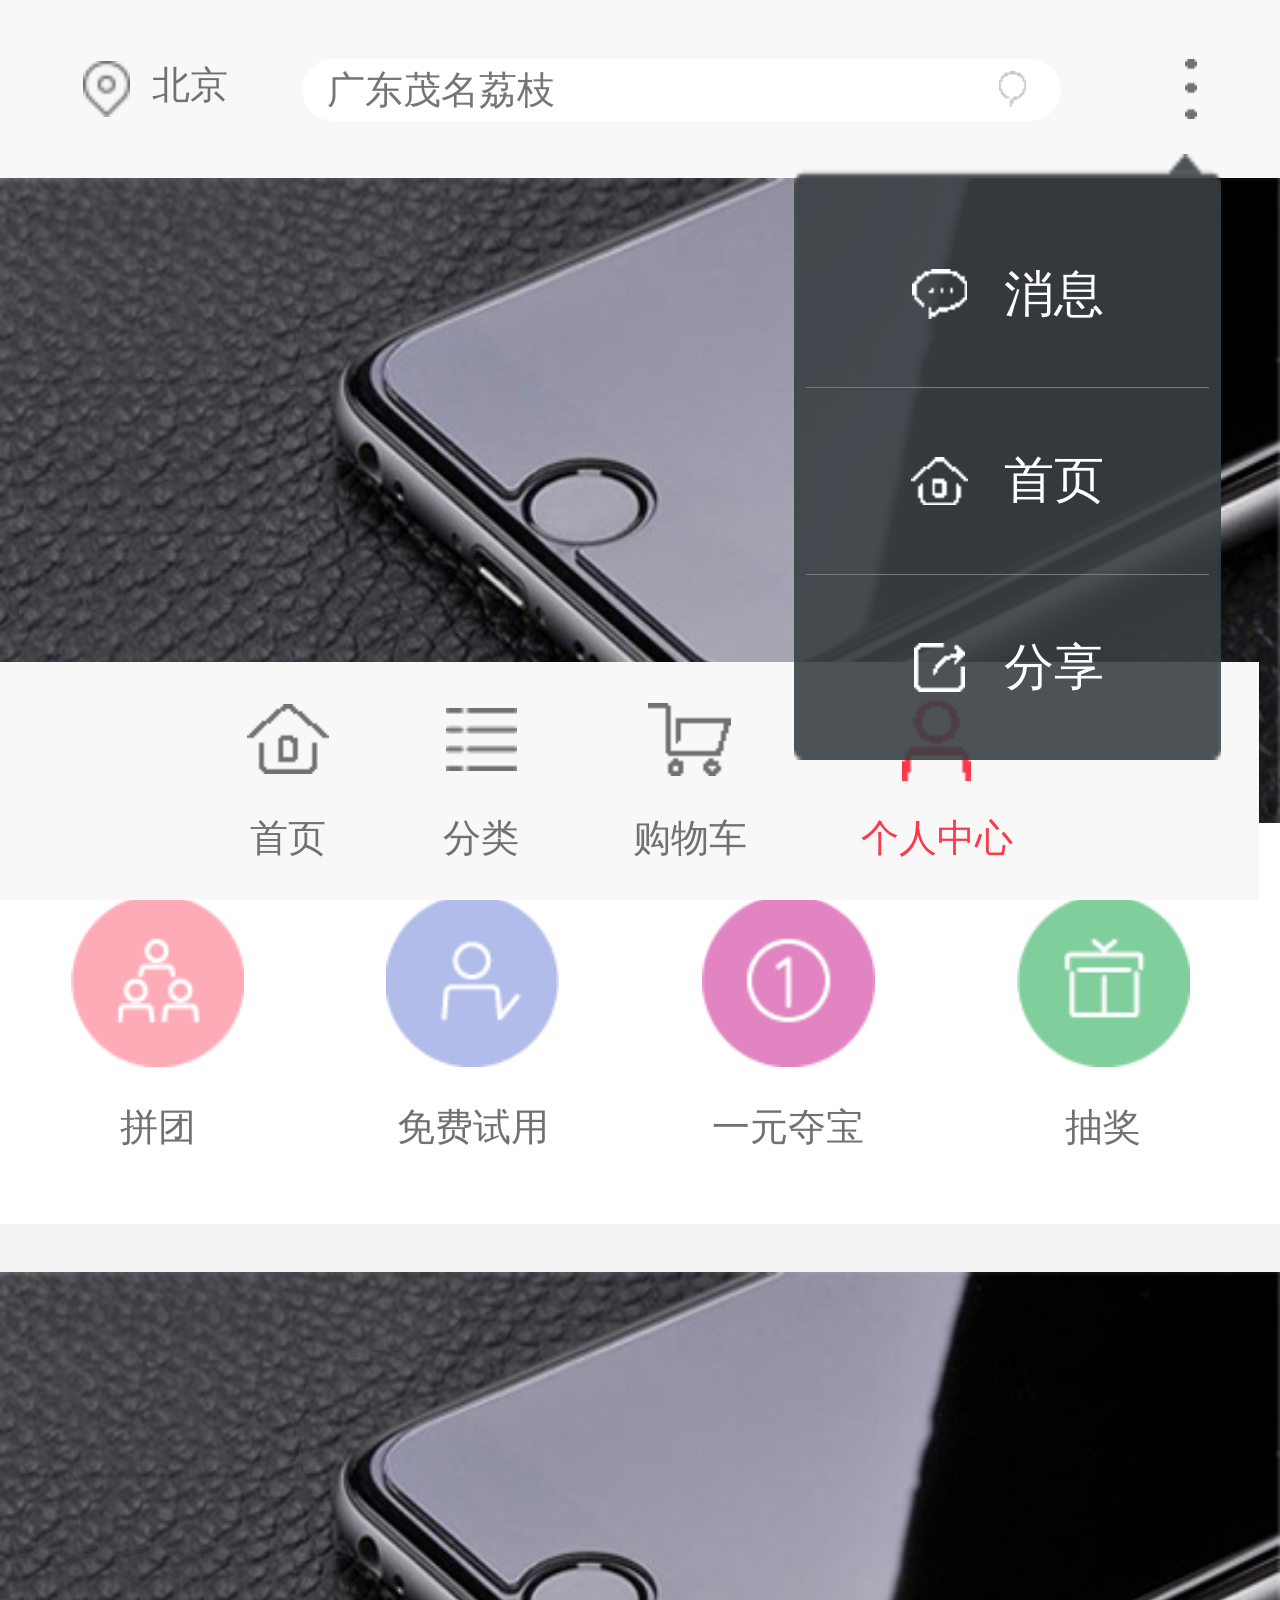
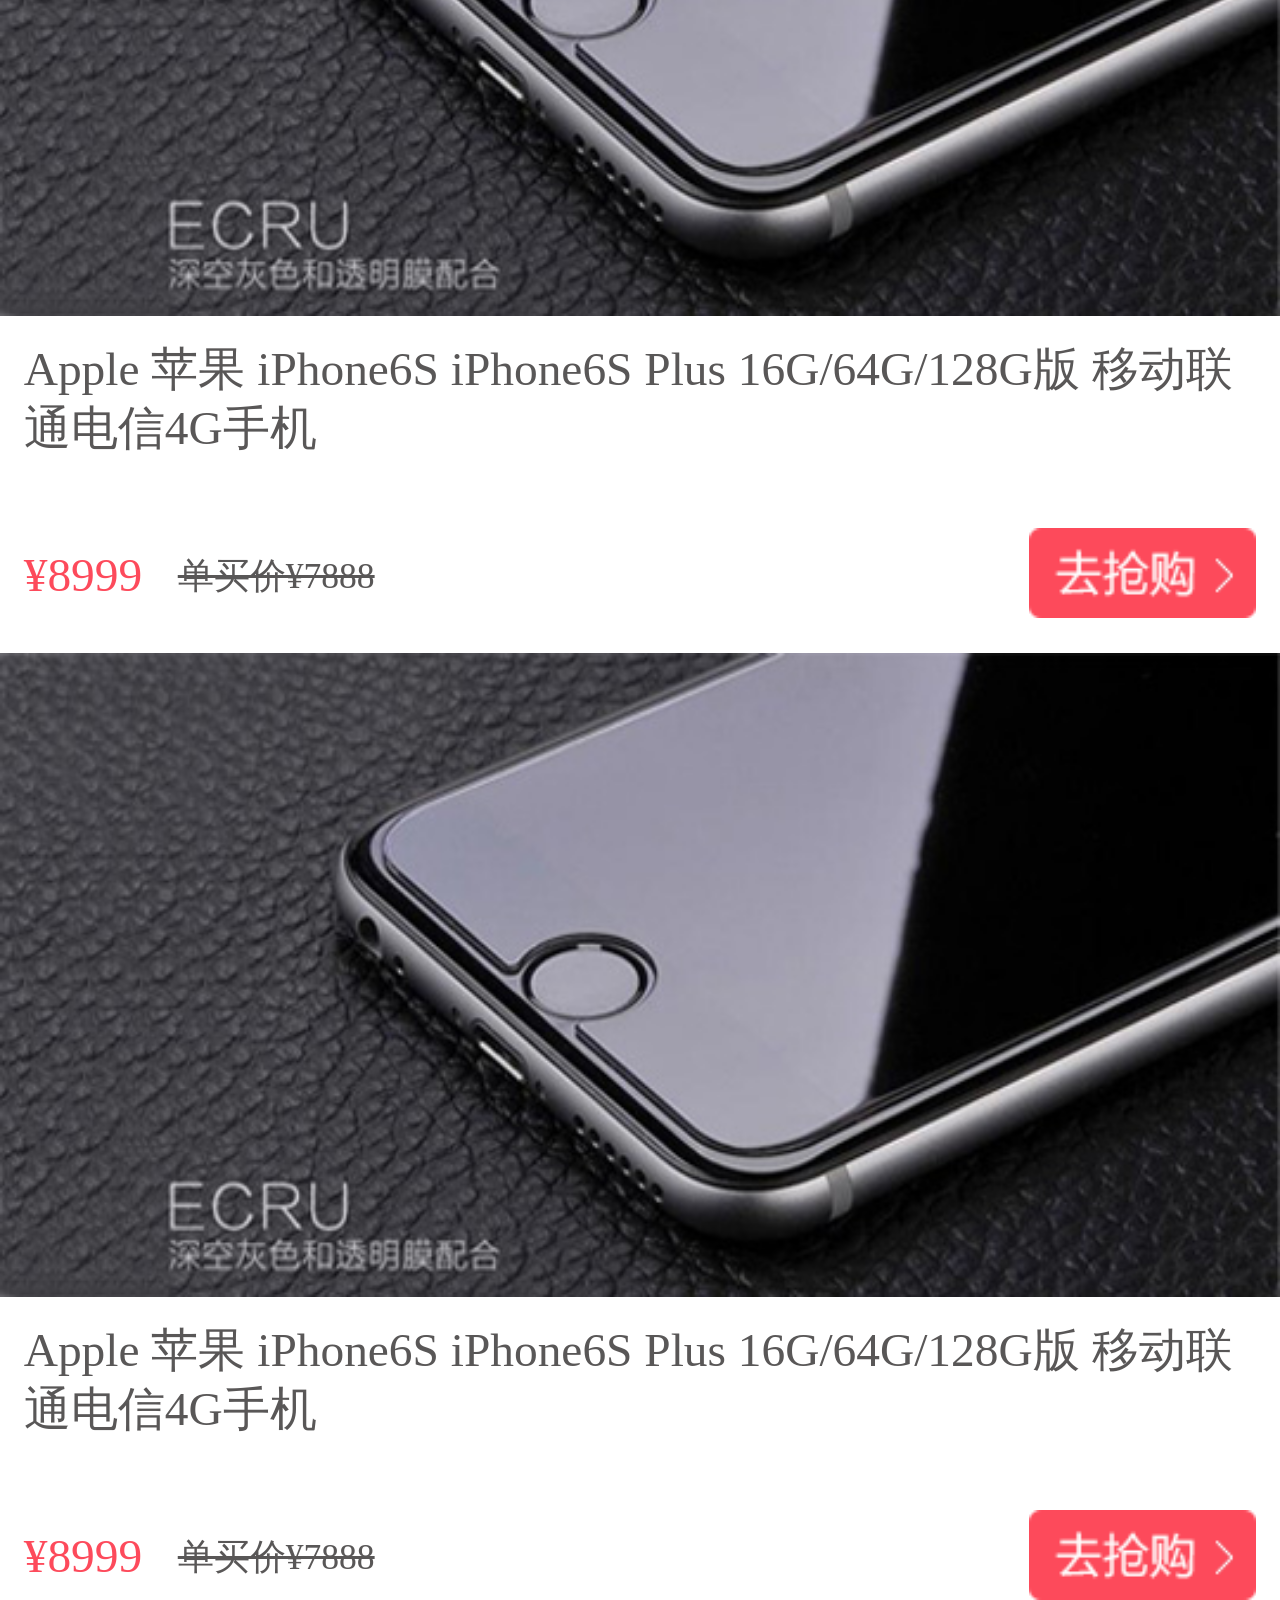
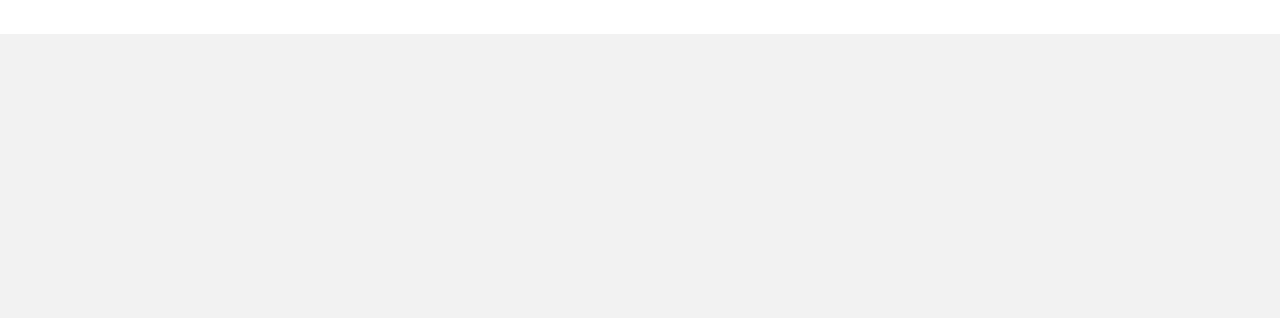
<file: html/index.html>
<!doctype html>
<html>
<head>
<meta charset="utf-8">
<title>首页</title>
<meta http-equiv = "X-UA-Compatible" content = "IE=edge,chrome=1" />
  <meta name="apple-mobile-web-app-capable" content="yes" />
  <meta name="apple-touch-fullscreen" content="yes" />
  <meta name="viewport" content="width=device-width,initial-scale=1,maximum-scale=1,minimum-scale=1,user-scalable=no">
  <meta content="telephone=no" name="format-detection" />
  <meta content="email=no" name="format-detection" />
  <link href="../css/base.css" rel="stylesheet" type="text/css">
  <link href="../css/main.css" rel="stylesheet" type="text/css">
  <script src="../js/jquery-1.8.2.min.js" type="javascript"></script>
  <script>
  window.onload = window.onresize = function() {
            var view_width = document.getElementsByTagName('html')[0].getBoundingClientRect().width;
            var _html = document.getElementsByTagName('html')[0];
            _html.style.fontSize = view_width / 20 + 'px';
            // $(".warp").show();
      }
  </script>
</head>


<body>
  <div class="wrap index-wrap">
    <div class="header clearfix">
      <div class="address left">
        <span></span>
        <i>北京</i>
      </div>
      <div class="index-list right">
        <i class="logo"></i>
        <ul class="list-content">
          <li class="message"><span></span><i>消息</i></li>
          <li class="home"><span></span><i>首页</i></li>
          <li class="share"><span></span><i>分享</i></li>
        </ul>
      </div>  
      <div class="search-box">
        <p>
          <input type="text" placeholder="广东茂名荔枝">
          <a href="javascript:;"></a>
        </p>
      </div>
    </div>
    <img class="image-show" src="../images/demo.jpg" alt="">
    <div class="index-map clearfix">
      <div>
        <img src="../images/pintuan.png" alt="">
        <p>拼团</p>
      </div>
      <div>
        <img src="../images/free.png" alt="">
        <p>免费试用</p>
      </div>
      <div>
        <img src="../images/oneyuan.png" alt="">
        <p>一元夺宝</p>
      </div>
      <div>
        <img src="../images/prize.png" alt="">
        <p>抽奖</p>
      </div>
    </div>

    <div class="index-item">
      <dl>
        <dt>
          <img class='image-show' src="../images/demo.jpg" alt="">
        </dt>
        <dd>
          <p>Apple 苹果 iPhone6S iPhone6S Plus 16G/64G/128G版 移动联通电信4G手机 </p>
        </dd>
        <dd class="descript">
          <p>
            <i>¥8999</i>
            <span>单买价¥7888</span>
          </p>
          <a href="javascript:;" class="btn buy"></a>
        </dd>
      </dl>
      <dl>
        <dt>
          <img class='image-show' src="../images/demo.jpg" alt="">
        </dt>
        <dd>
          <p>Apple 苹果 iPhone6S iPhone6S Plus 16G/64G/128G版 移动联通电信4G手机 </p>
        </dd>
        <dd class="descript">
          <p>
            <i>¥8999</i>
            <span>单买价¥7888</span>
          </p>
          <a href="javascript:;" class="btn buy"></a>
        </dd>
      </dl>
    </div>

    <div class="footer">
      <a class="home " href="javascript:;">
        <span></span>
        <i>首页</i>
      </a>
      <a class="fenlei " href="javascript:;">
        <span></span>
        <i>分类</i>
      </a>
      <a class="car " href="javascript:;">
        <span></span>
        <i>购物车</i>
      </a>
      <a class="center active" href="javascript:;">
        <span></span>
        <i>个人中心</i>
      </a>
    </div>

  </div>
</body>
</html>
</file>
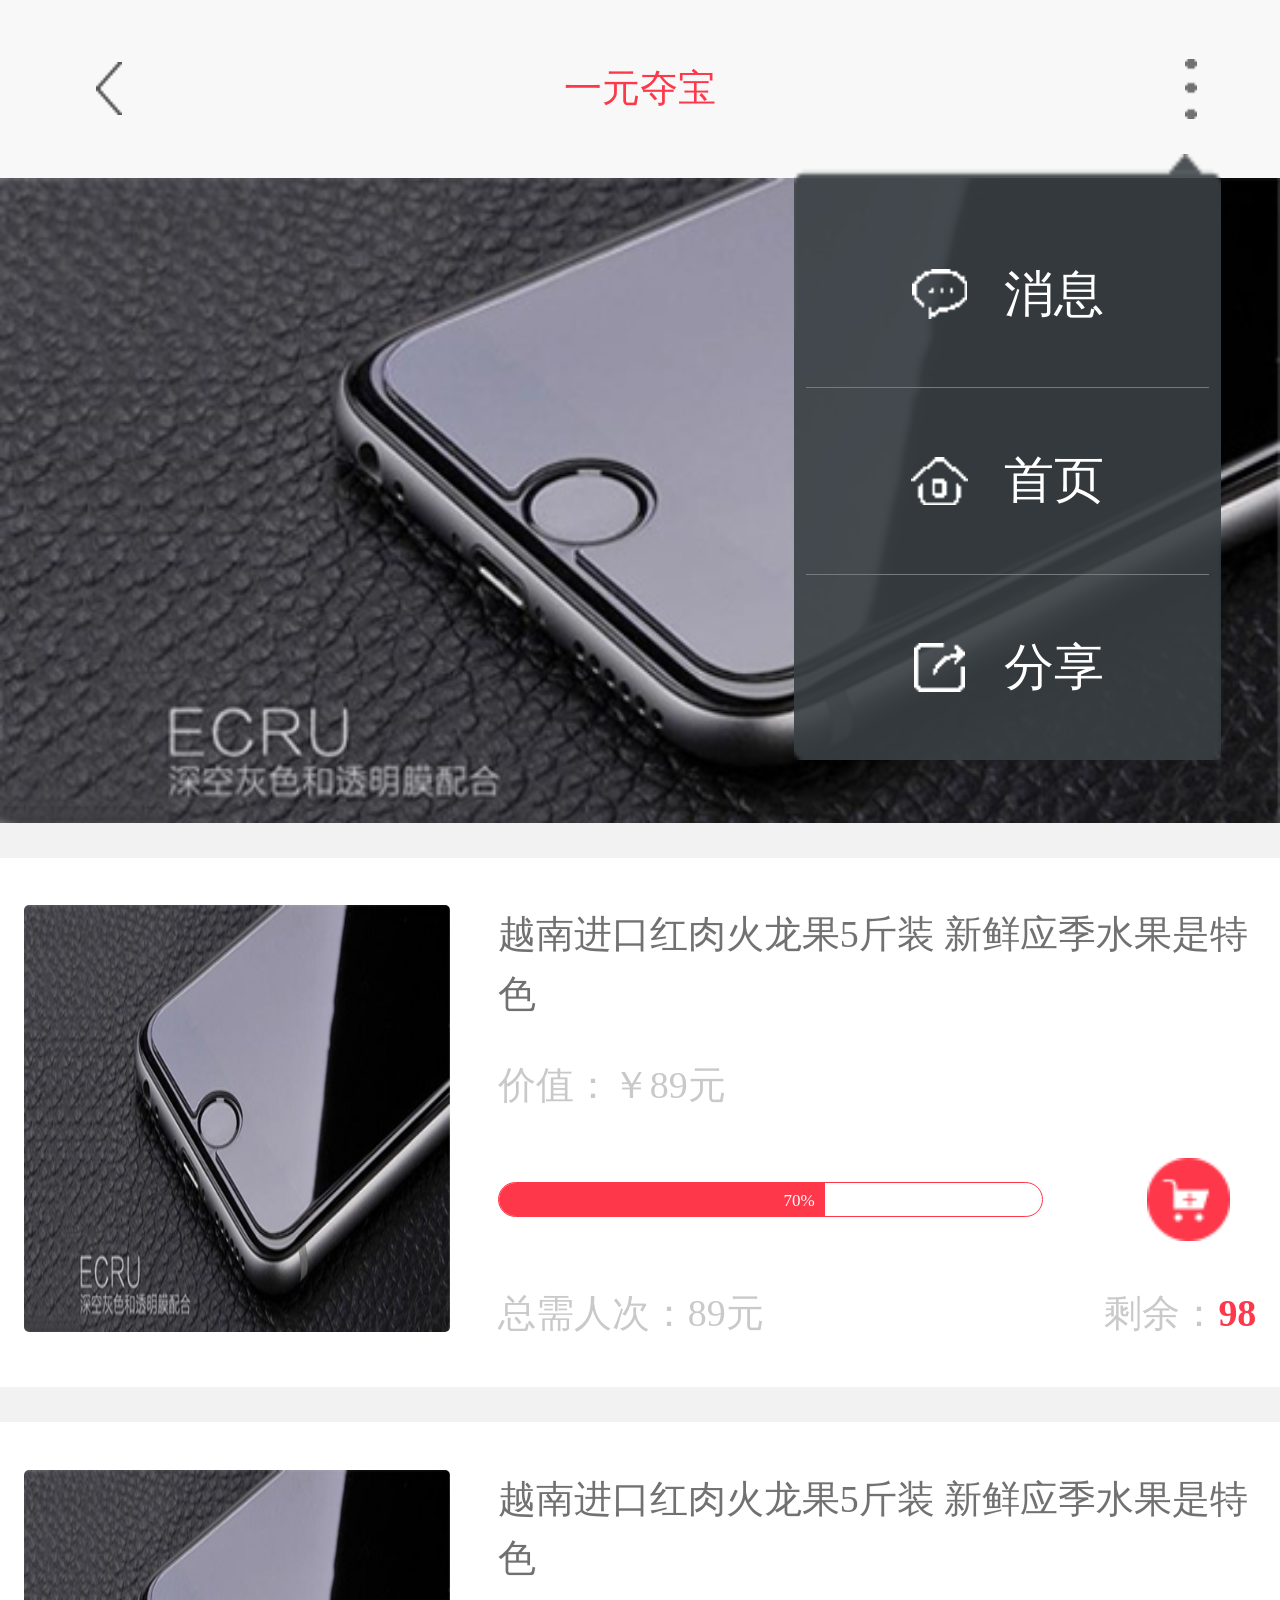
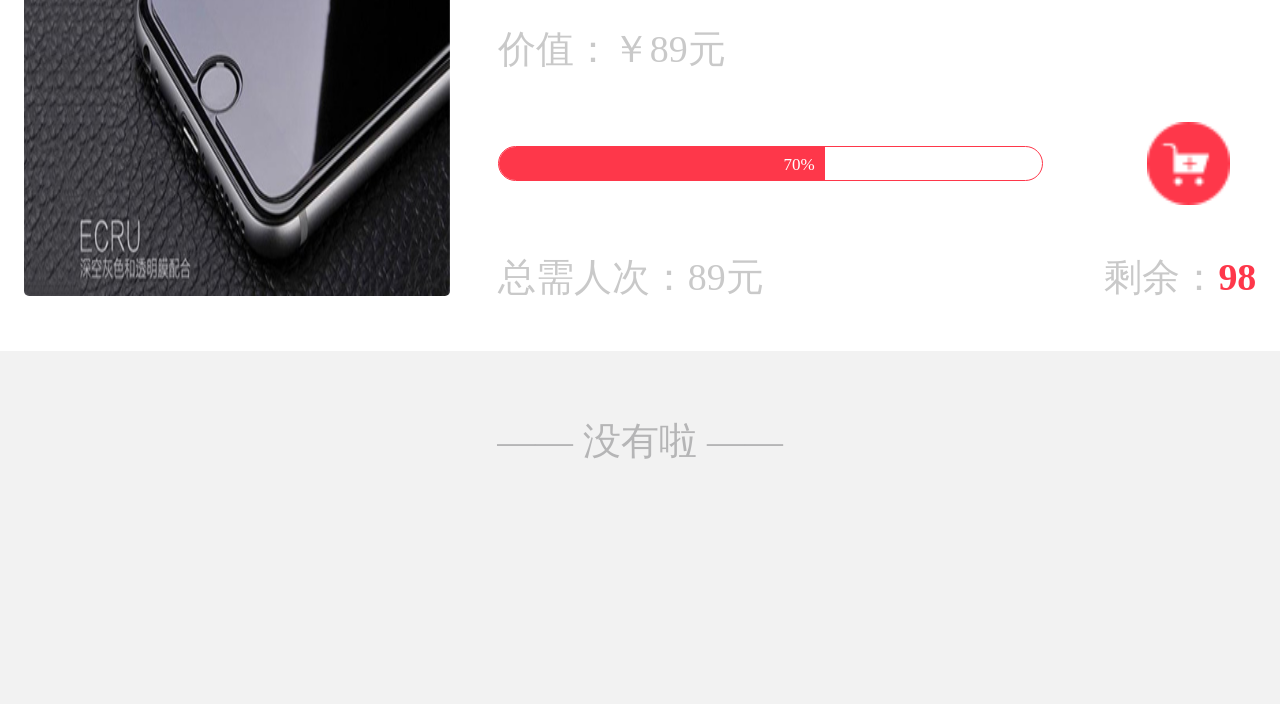
<file: html/1yuan.html>
<!doctype html>
<html>
<head>
<meta charset="utf-8">
<title>一元夺宝</title>
<meta http-equiv = "X-UA-Compatible" content = "IE=edge,chrome=1" />
  <meta name="apple-mobile-web-app-capable" content="yes" />
  <meta name="apple-touch-fullscreen" content="yes" />
  <meta name="viewport" content="width=device-width,initial-scale=1,maximum-scale=1,minimum-scale=1,user-scalable=no">
  <meta content="telephone=no" name="format-detection" />
  <meta content="email=no" name="format-detection" />
  <link href="../css/base.css" rel="stylesheet" type="text/css">
  <link href="../css/main.css" rel="stylesheet" type="text/css">
  <script src="../js/jquery-1.8.2.min.js" type="javascript"></script>
  <script>
  window.onload = window.onresize = function() {
            var view_width = document.getElementsByTagName('html')[0].getBoundingClientRect().width;
            var _html = document.getElementsByTagName('html')[0];
            _html.style.fontSize = view_width / 20 + 'px';
            // $(".warp").show();
      }
  </script>
</head>


<body>
  <div class="wrap one-wrap">
    <div class="header clearfix">
      <a href="javascript:;" class="return left"></a>
      <span class="center red left">一元夺宝</span>
      <div class="index-list right">
        <i class="logo"></i>
        <ul class="list-content">
          <li class="message"><span></span><i>消息</i></li>
          <li class="home"><span></span><i>首页</i></li>
          <li class="share"><span></span><i>分享</i></li>
        </ul>
      </div>  
    </div>
    <img class="image-show" src="../images/demo.jpg" alt="">
    <div class="item">
      <img class="left" src="../images/demo.jpg" alt="">
      <div class="item-right">
        <h2>越南进口红肉火龙果5斤装 新鲜应季水果是特色 </h2>
        <p class="gray">价值：￥<em>89</em>元</p>
        <div class="progress">
          <strong>
            <i><span>70%</span></i>
          </strong>
          <img src="../images/yiyuang.png" alt="">
        </div>    
        <p class="gray clearfix">
          <i class="left">总需人次：<em>89</em>元</i>
          <i class="right">剩余：<strong class="red">98</strong></i>
        </p>

      </div>
    </div>
    <div class="item">
      <img class="left" src="../images/demo.jpg" alt="">
      <div class="item-right">
        <h2>越南进口红肉火龙果5斤装 新鲜应季水果是特色 </h2>
        <p class="gray">价值：￥<em>89</em>元</p>
        <div class="progress">
          <strong>
            <i><span>70%</span></i>
          </strong>
          <img src="../images/yiyuang.png" alt="">
        </div>    
        <p class="gray clearfix">
          <i class="left">总需人次：<em>89</em>元</i>
          <i class="right">剩余：<strong class="red">98</strong></i>
        </p>

      </div>
    </div>

    <div class="nothing">
      <span>——</span>没有啦<span>——</span>
    </div>
  </div>
</body>
</html>
</file>
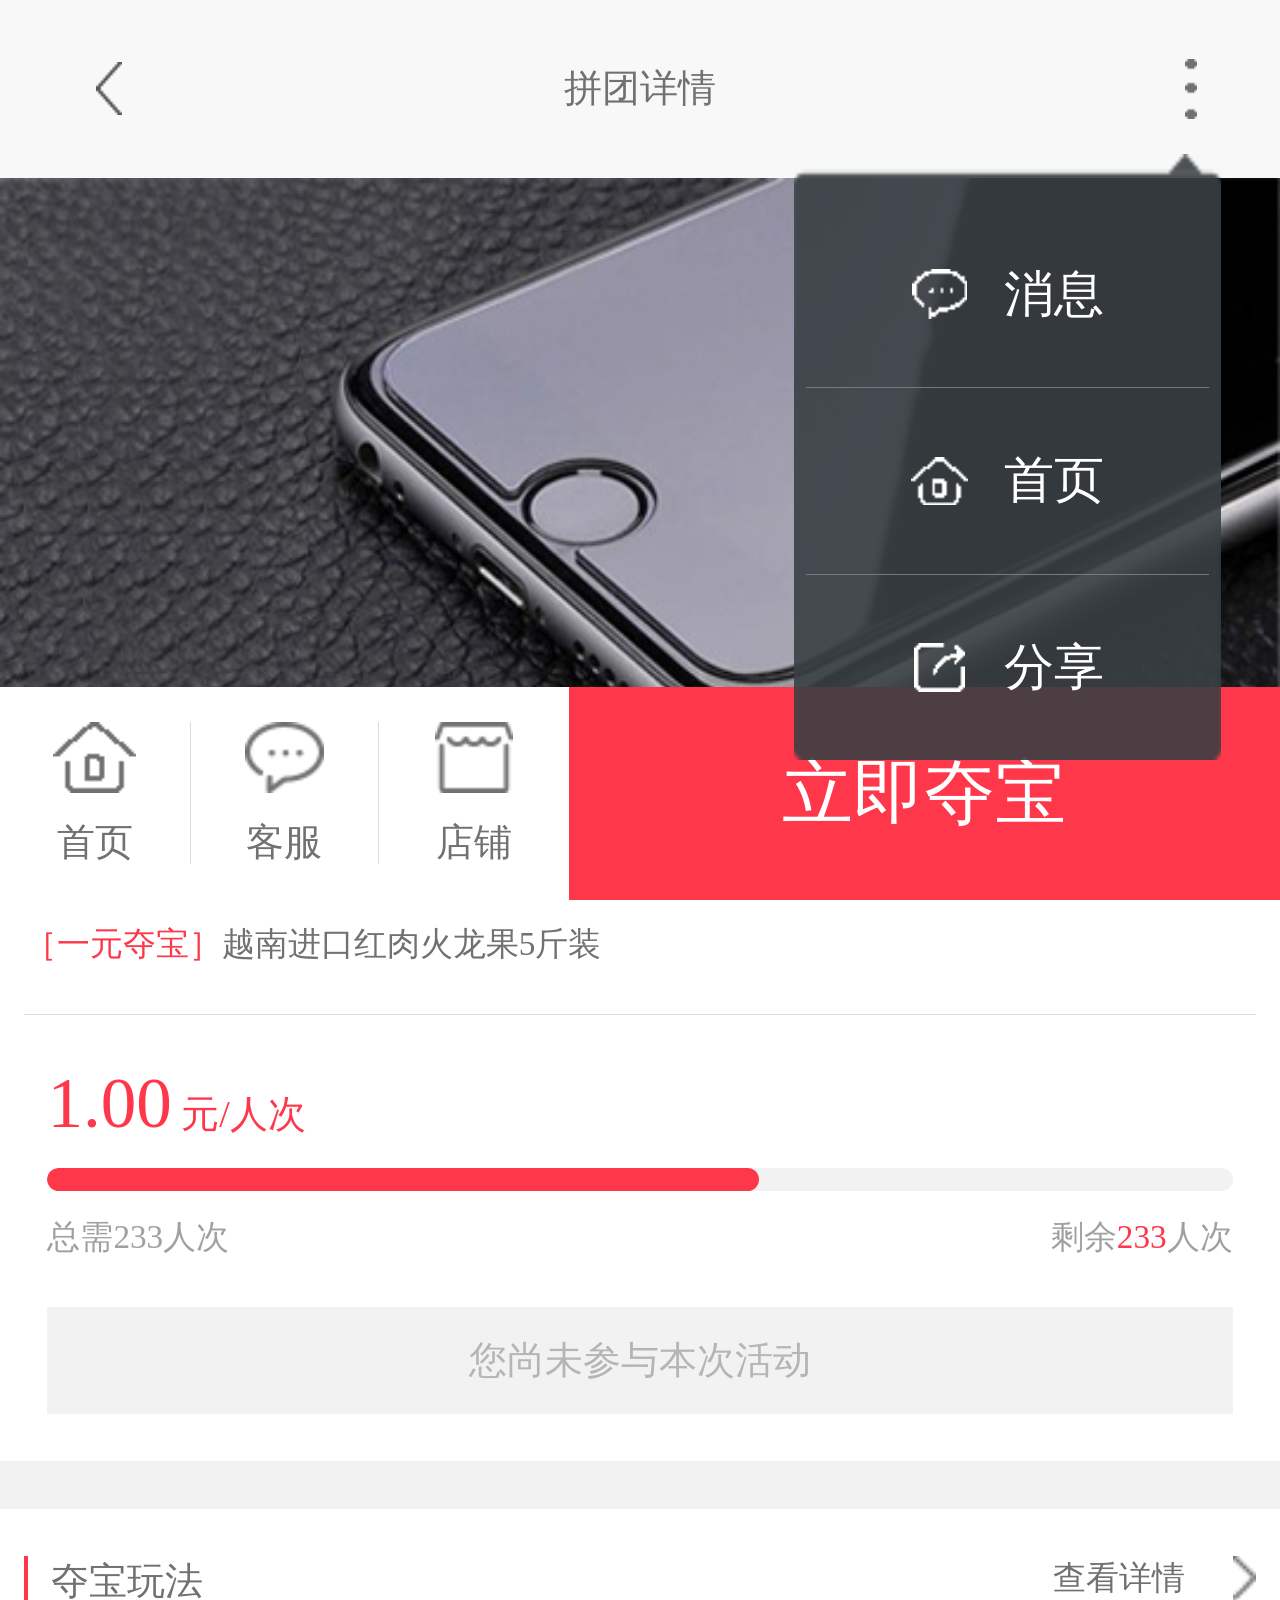
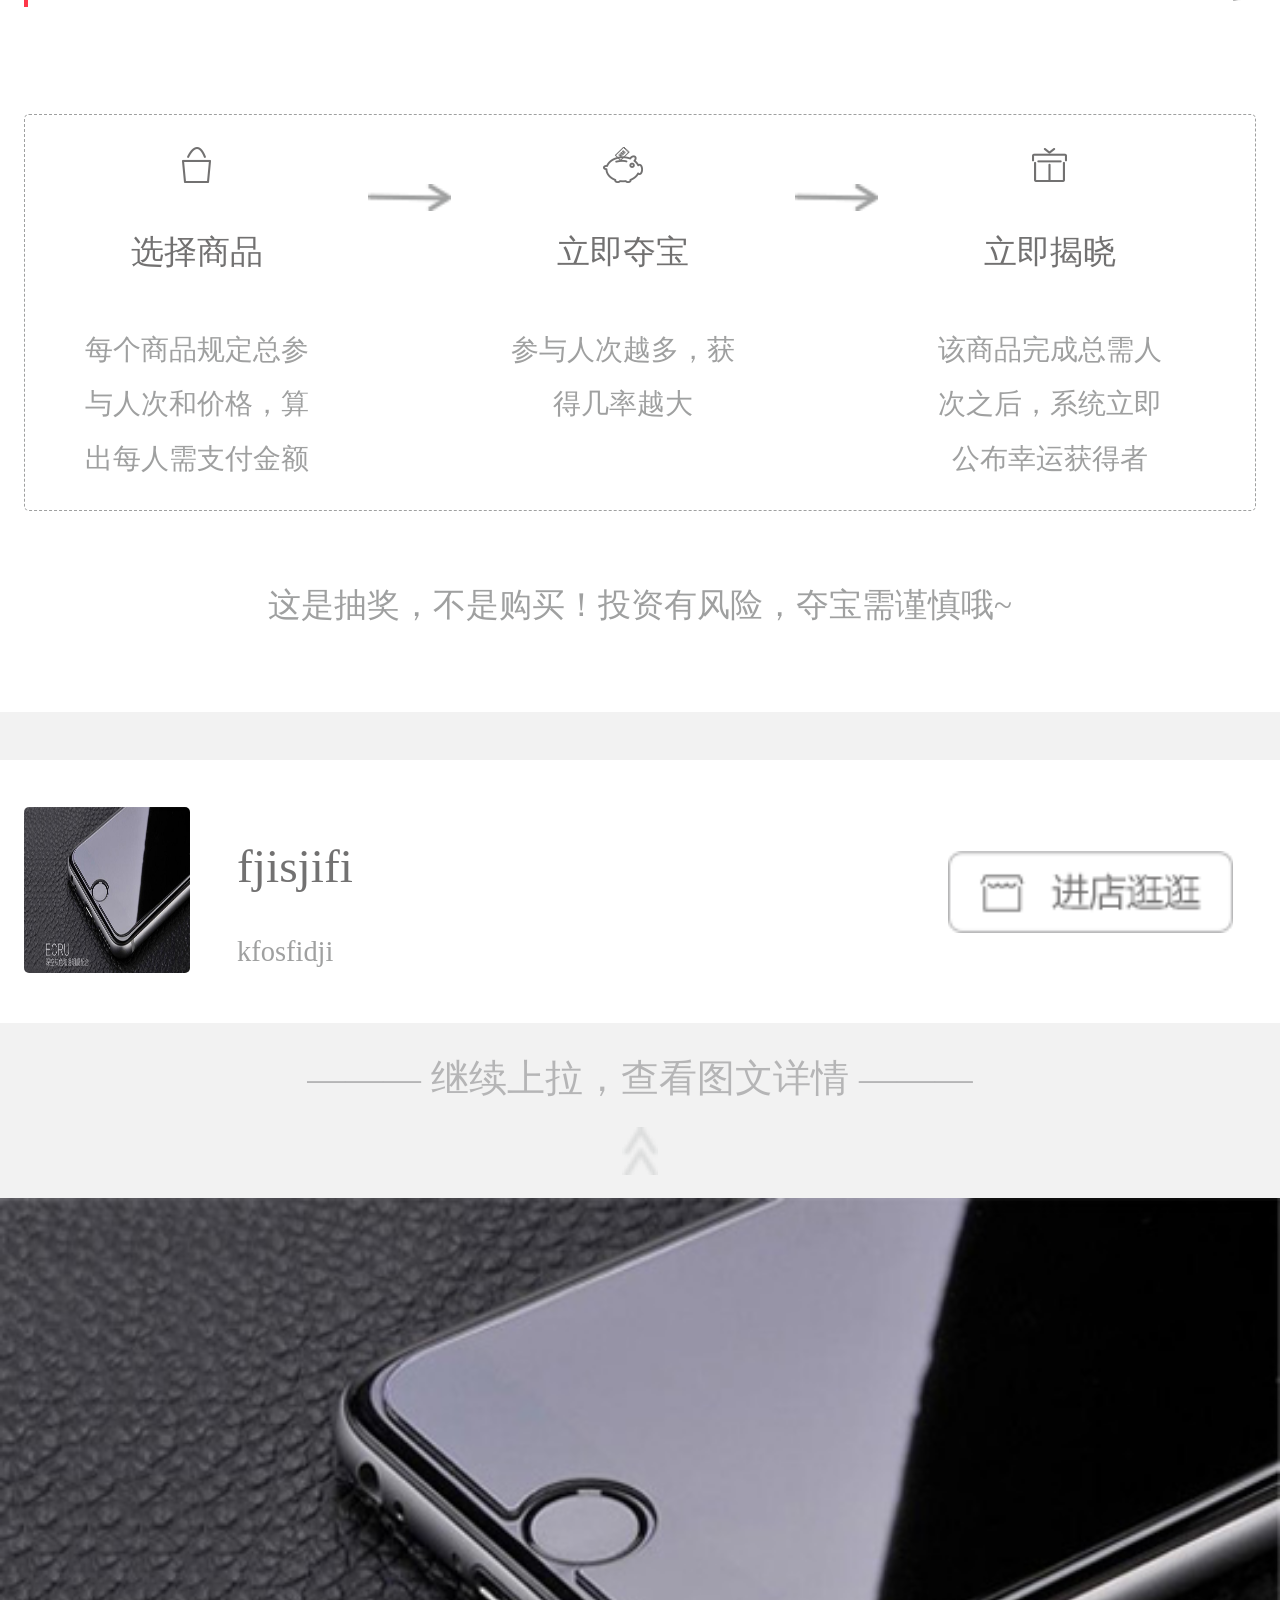
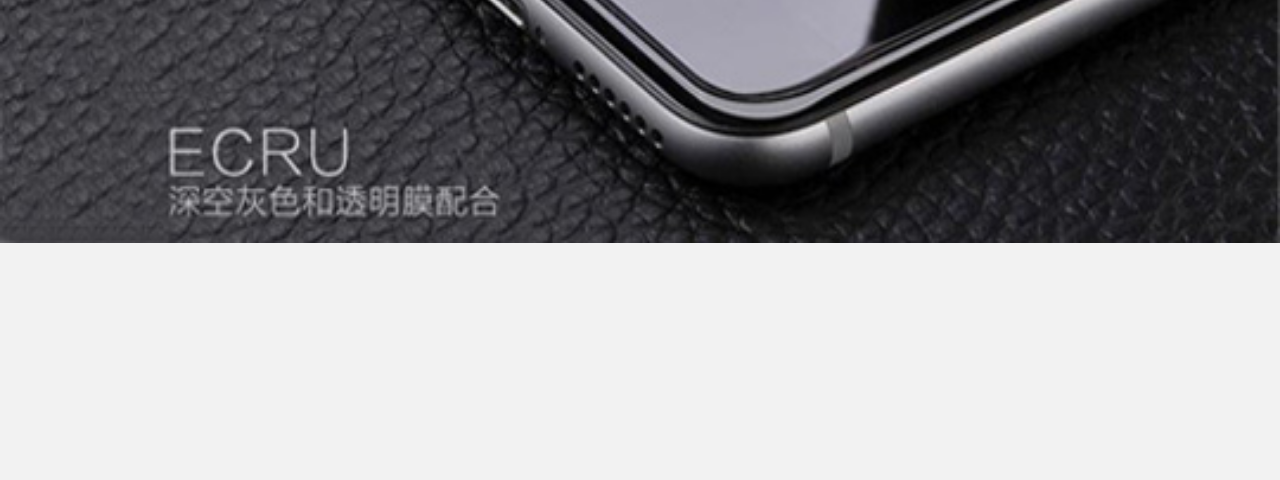
<file: html/details-1yuan.html>
<!doctype html>
<html>
<head>
<meta charset="utf-8">
<title>拼团详情</title>
<meta http-equiv = "X-UA-Compatible" content = "IE=edge,chrome=1" />
  <meta name="apple-mobile-web-app-capable" content="yes" />
  <meta name="apple-touch-fullscreen" content="yes" />
  <meta name="viewport" content="width=device-width,initial-scale=1,maximum-scale=1,minimum-scale=1,user-scalable=no">
  <meta content="telephone=no" name="format-detection" />
  <meta content="email=no" name="format-detection" />
  <link href="../css/base.css" rel="stylesheet" type="text/css">
  <link href="../css/main.css" rel="stylesheet" type="text/css">
  <script src="../js/jquery-1.8.2.min.js" type="javascript"></script>
  <script>
  window.onload = window.onresize = function() {
            var view_width = document.getElementsByTagName('html')[0].getBoundingClientRect().width;
            var _html = document.getElementsByTagName('html')[0];
            _html.style.fontSize = view_width / 20 + 'px';
            // $(".warp").show();
      }
  </script>
</head>


<body>
  <div class="wrap pindet-wrap">
    <div class="header clearfix">
      <a href="javascript:;" class="return left"></a>
      <span class="center left">拼团详情</span>
      <div class="index-list right">
        <i class="logo"></i>
        <ul class="list-content">
          <li class="message"><span></span><i>消息</i></li>
          <li class="home"><span></span><i>首页</i></li>
          <li class="share"><span></span><i>分享</i></li>
        </ul>
      </div>  
    </div>

    <img class="image-show" src="../images/demo.jpg" alt="">

    <div class="goods-details marginb">
      <h2 class="price">
        <i class="red">［一元夺宝］</i>越南进口红肉火龙果5斤装 
      </h2>
      <div class="duobao-say">
        <p class="red duo-price"><i>1.00</i> 元/人次</p>
        <p class="progress">
          <i></i>
        </p>
        <p class="duo-font clearfix">
          <span>总需<strong>233</strong>人次</span>
          <i>剩余<strong class="red">233</strong>人次</i>
        </p>
        <p class="canyu">
          您尚未参与本次活动
        </p>
      </div>

    </div>
    
    <div class="pin-content">
      <h2 class="details-white">
        <span>夺宝玩法</span>
        <a href="javascript:;">查看详情</a>
      </h2>
      <div class="duobao-wrap marginb">
        <div class="duobao-list clearfix">
          <dl>
            <dt>
              <img src="../images/duobao1.png" alt="">
            </dt>
            <dd>
              <h2>选择商品</h2>
              <p>每个商品规定总参与人次和价格，算出每人需支付金额</p>
            </dd>
          </dl>
          <span class="arrow"></span>
          
          <dl>
            <dt>
              <img src="../images/duobao2.png" alt="">
            </dt>
            <dd>
              <h2>立即夺宝</h2>
              <p>参与人次越多，获得几率越大</p>
            </dd>
          </dl>
          <span class="arrow"></span>
          <dl>
            <dt>
              <img src="../images/duobao3.png" alt="">
            </dt>
            <dd>
              <h2>立即揭晓</h2>
              <p>该商品完成总需人次之后，系统立即公布幸运获得者</p>
            </dd>
          </dl>
        </div>

        <p class="duobao-dess">这是抽奖，不是购买！投资有风险，夺宝需谨慎哦~</p>
      </div>
    </div>
    

    <div class="pin-shop">
      <img src="../images/demo.jpg" alt="">
      <p>
        <i>fjisjifi</i>
        <span>kfosfidji</span>
      </p>
      <a href="javascript:;"></a>
    </div>

    <div class="nothing">
      <span>———</span>继续上拉，查看图文详情<span>———</span>
      <p></p>
    </div>

    <img src="../images/demo.jpg" alt="" class="image-show">

    <!-- duobao -->
    <div class="footer-new">
      <p>
        <a href="javascript:;">
          <img src="../images/home.png" alt="">
          <i>首页</i>
        </a>
        <a href="javascript:;">
          <img src="../images/footer-kefu.png" alt="">
          <i>客服</i>
        </a>
        <a href="javascript:;">
          <img src="../images/footer-shop.png" alt="">
          <i>店铺</i>
        </a>
      </p>
      <div class="btn">
        <a class="bg-red one" href="javascript:;">
          <i>立即夺宝</i>
        </a>
      </div>
    </div>


    <!-- duobao -->

    
  </div>
</body>
</html>
</file>
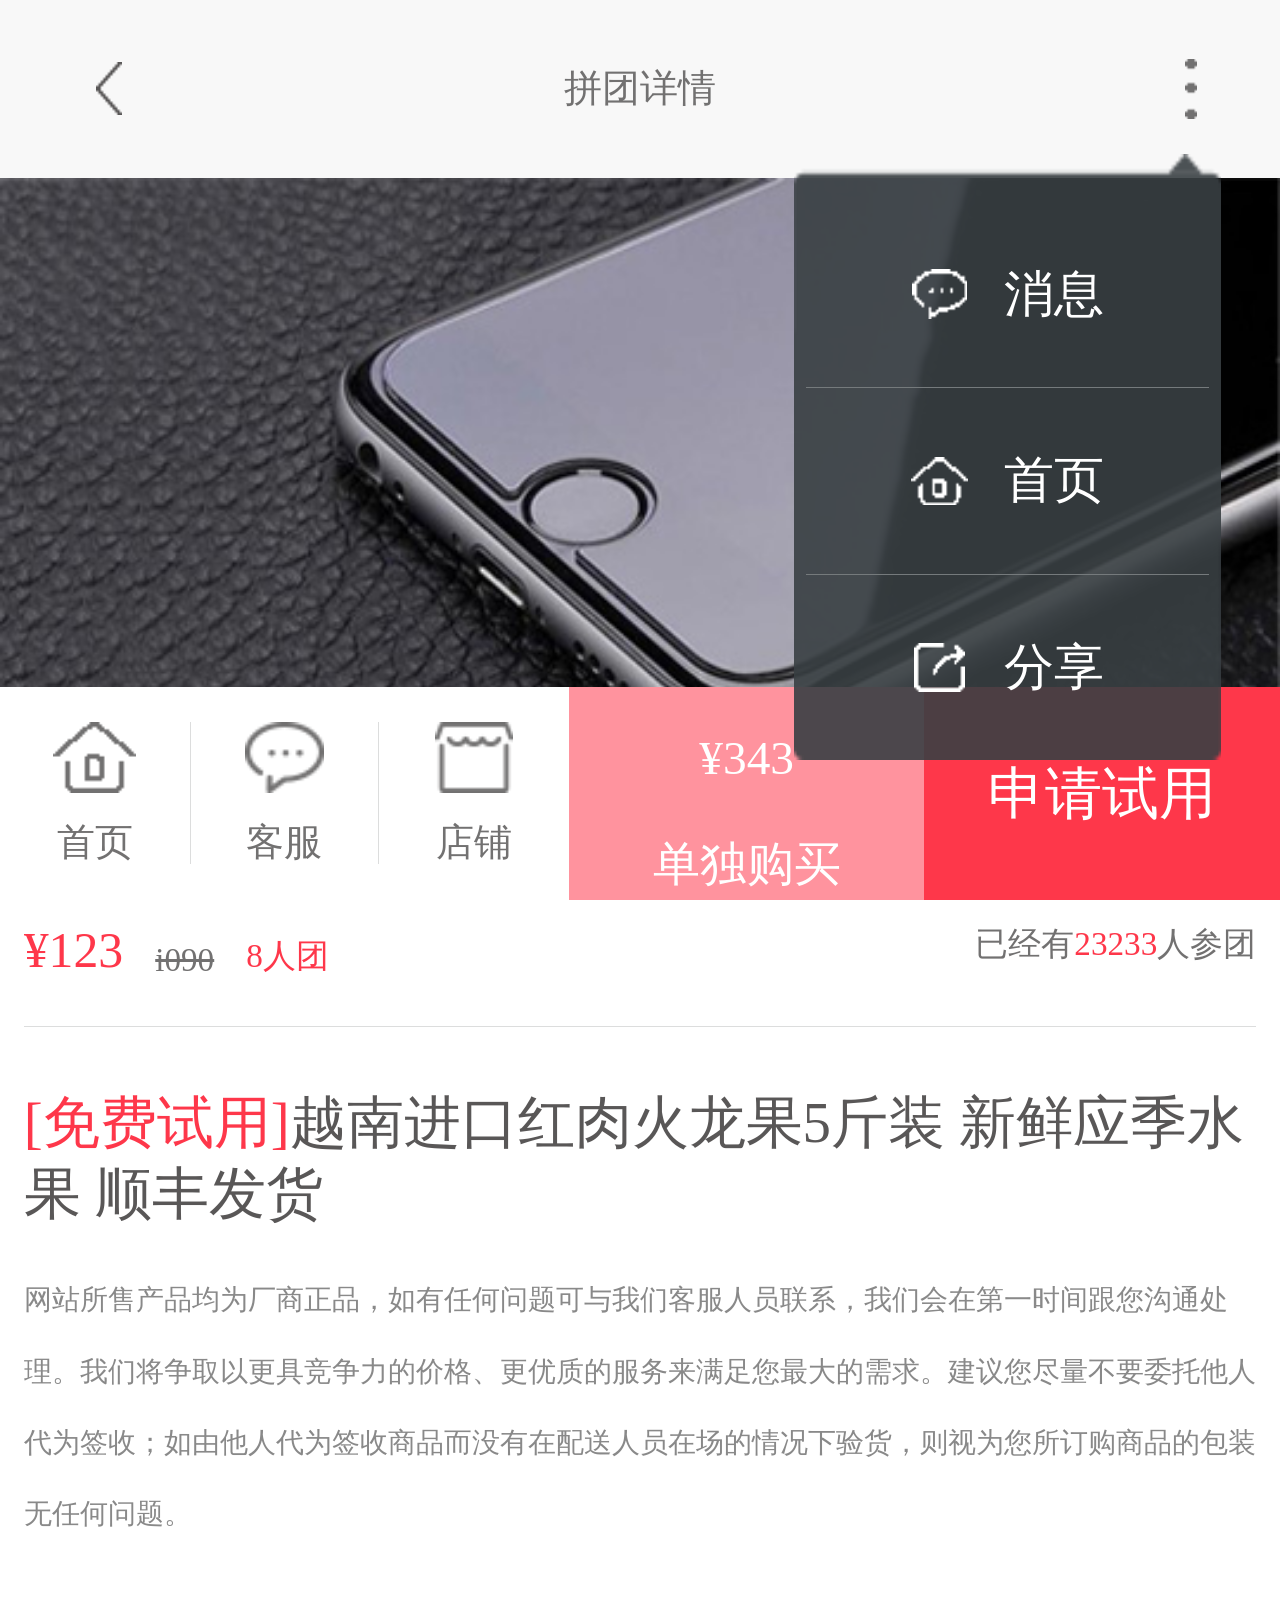
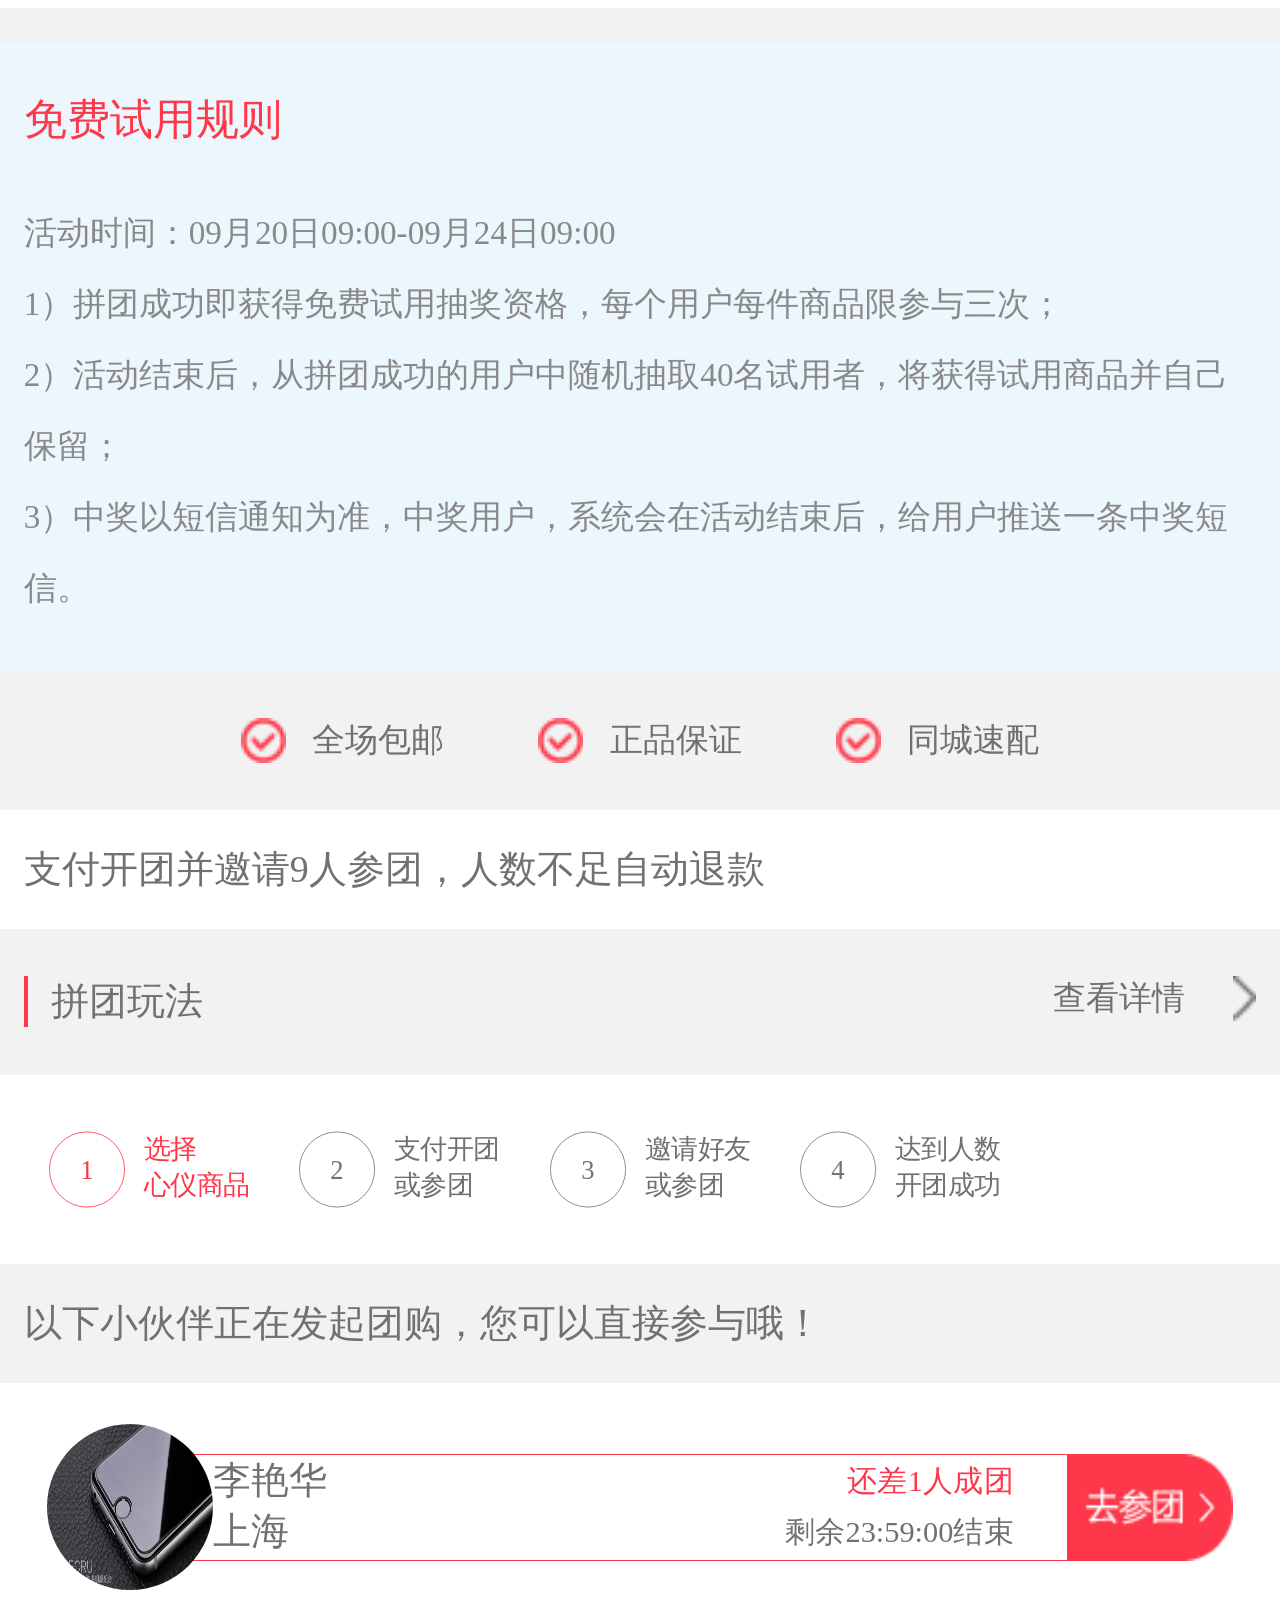
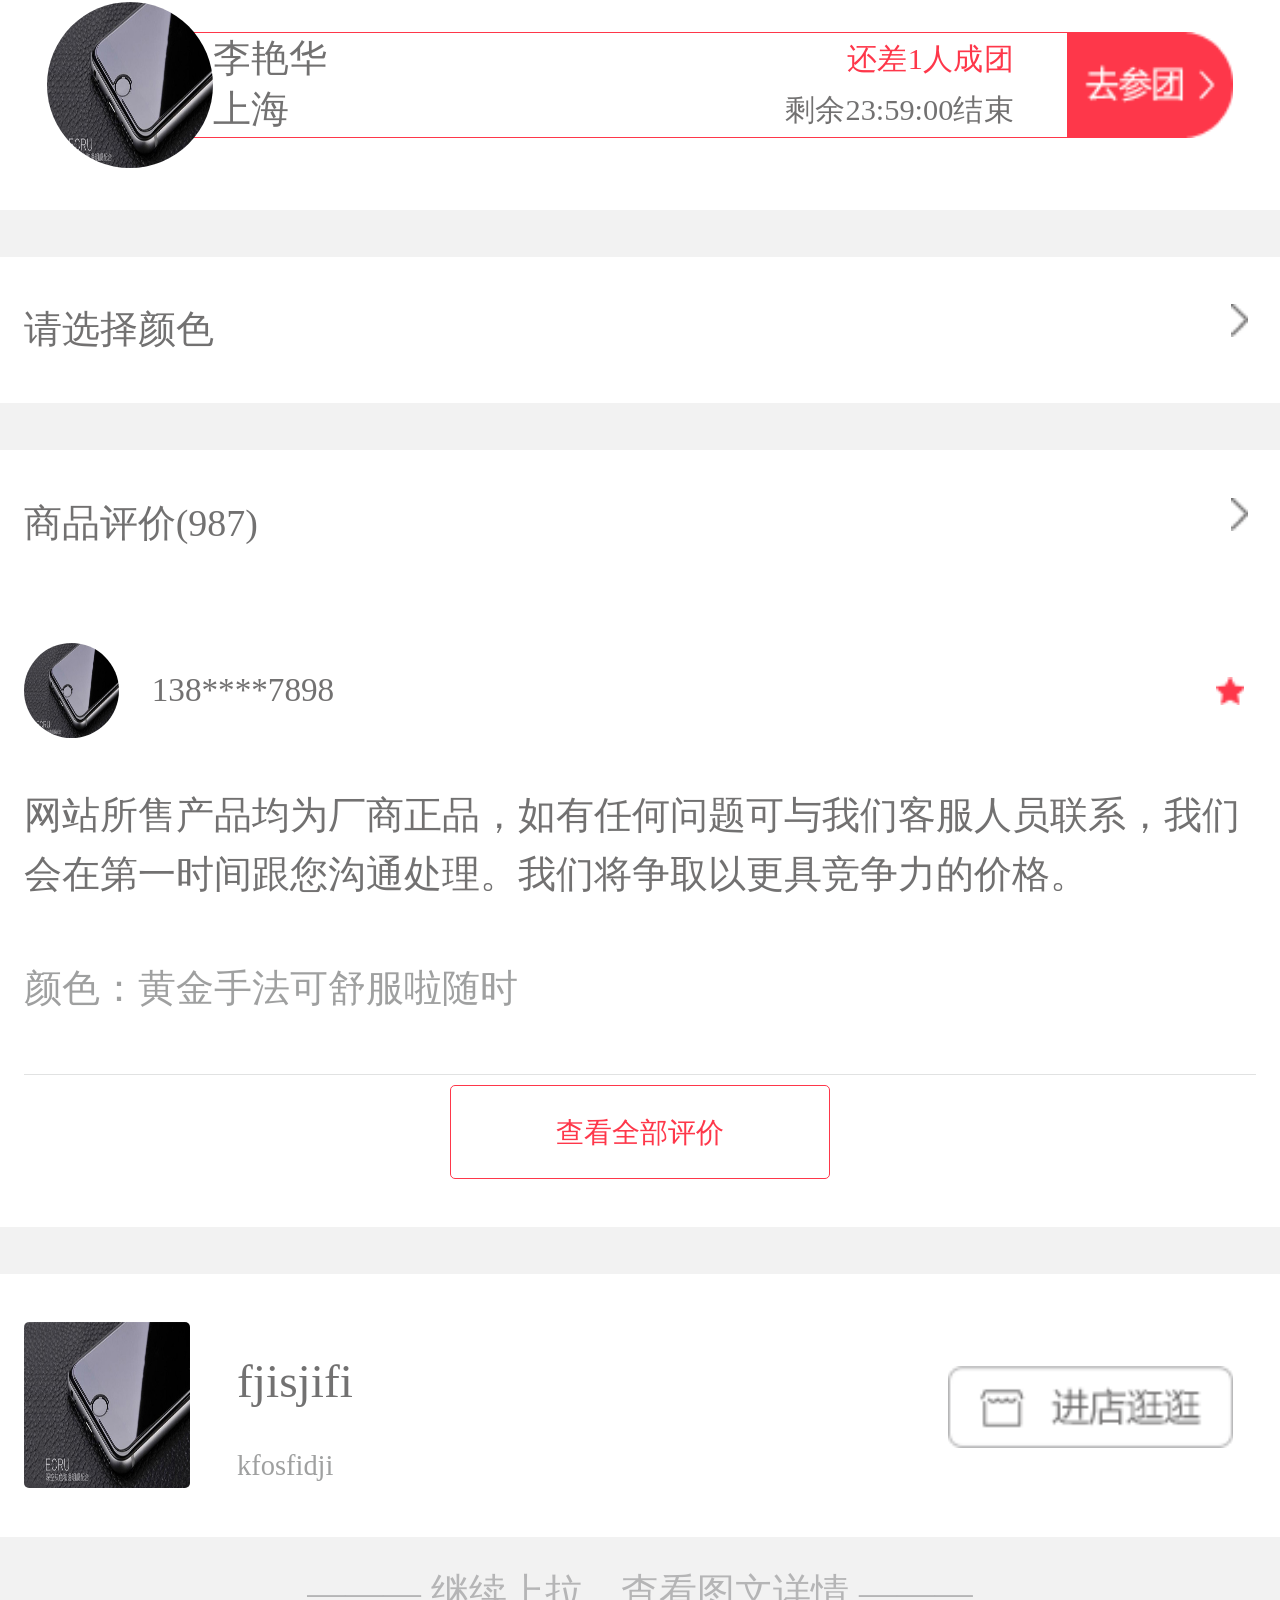
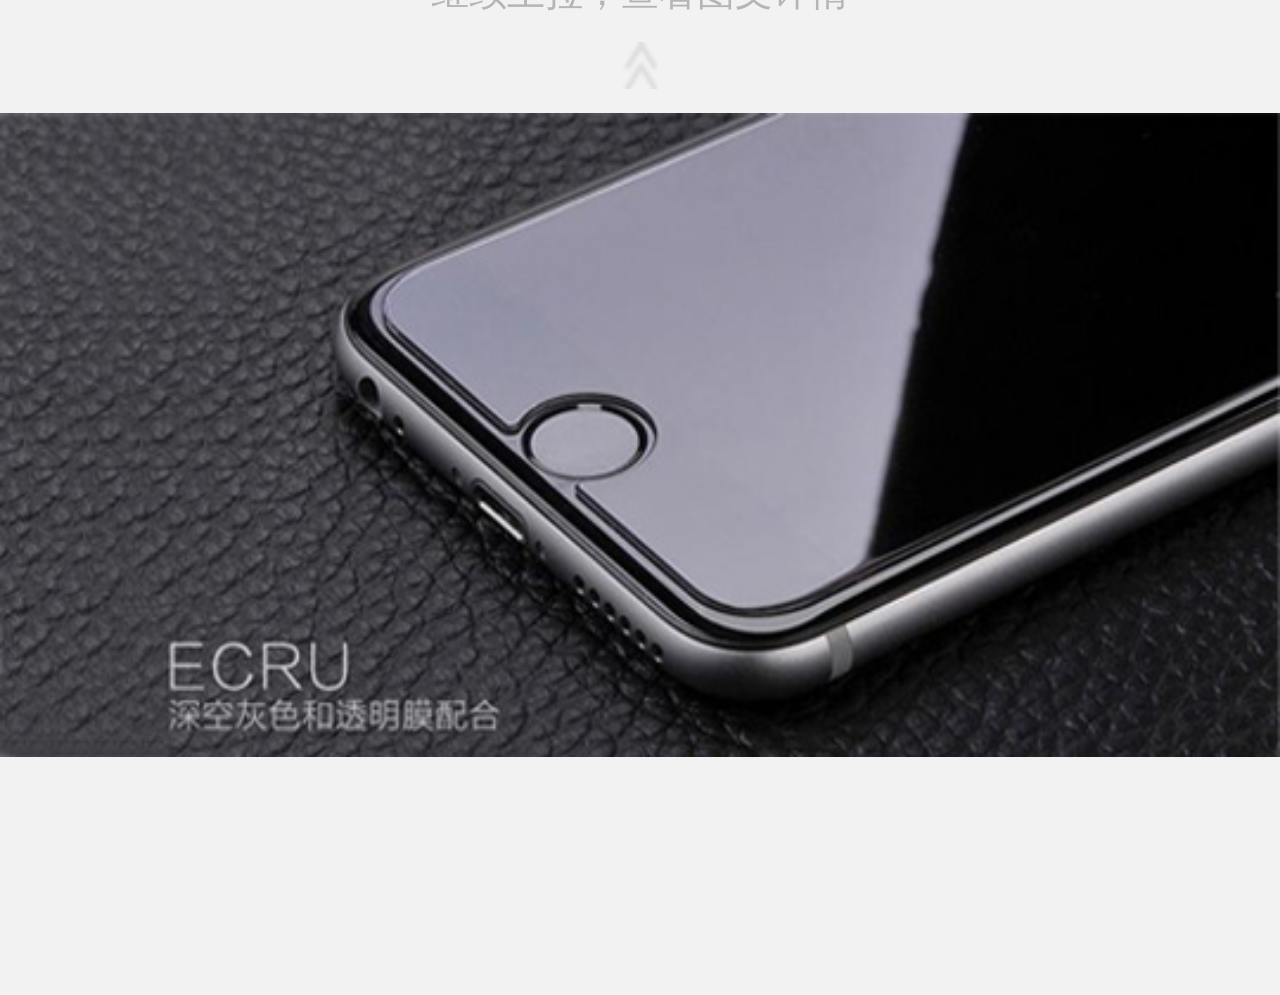
<file: html/details-free.html>
<!doctype html>
<html>
<head>
<meta charset="utf-8">
<title>拼团详情</title>
<meta http-equiv = "X-UA-Compatible" content = "IE=edge,chrome=1" />
  <meta name="apple-mobile-web-app-capable" content="yes" />
  <meta name="apple-touch-fullscreen" content="yes" />
  <meta name="viewport" content="width=device-width,initial-scale=1,maximum-scale=1,minimum-scale=1,user-scalable=no">
  <meta content="telephone=no" name="format-detection" />
  <meta content="email=no" name="format-detection" />
  <link href="../css/base.css" rel="stylesheet" type="text/css">
  <link href="../css/main.css" rel="stylesheet" type="text/css">
  <script src="../js/jquery-1.8.2.min.js" type="javascript"></script>
  <script>
  window.onload = window.onresize = function() {
            var view_width = document.getElementsByTagName('html')[0].getBoundingClientRect().width;
            var _html = document.getElementsByTagName('html')[0];
            _html.style.fontSize = view_width / 20 + 'px';
            // $(".warp").show();
      }
  </script>
</head>


<body>
  <div class="wrap pindet-wrap">
    <div class="header clearfix">
      <a href="javascript:;" class="return left"></a>
      <span class="center left">拼团详情</span>
      <div class="index-list right">
        <i class="logo"></i>
        <ul class="list-content">
          <li class="message"><span></span><i>消息</i></li>
          <li class="home"><span></span><i>首页</i></li>
          <li class="share"><span></span><i>分享</i></li>
        </ul>
      </div>  
    </div>

    <img class="image-show" src="../images/demo.jpg" alt="">

    <div class="goods-details">
      <h2 class="price">
        <p>
          <span>¥123</span>
          <em>i090</em>
          <i>8人团</i>
        </p>
        <strong>已经有<i class="red">23233</i>人参团</strong>
      </h2>
      <div class="goods-content">
        <h2><i class="red">[免费试用]</i>越南进口红肉火龙果5斤装 新鲜应季水果 顺丰发货</h2>
        <p>网站所售产品均为厂商正品，如有任何问题可与我们客服人员联系，我们会在第一时间跟您沟通处理。我们将争取以更具竞争力的价格、更优质的服务来满足您最大的需求。建议您尽量不要委托他人代为签收；如由他人代为签收商品而没有在配送人员在场的情况下验货，则视为您所订购商品的包装无任何问题。</p>
      </div>

    </div>
    <dl class="free-rule">
      <dt>免费试用规则</dt>
      <dd>
        <p>活动时间：09月20日09:00-09月24日09:00</p>
        <p>1）拼团成功即获得免费试用抽奖资格，每个用户每件商品限参与三次；</p>
        <p>2）活动结束后，从拼团成功的用户中随机抽取40名试用者，将获得试用商品并自己保留；</p>
        <p>3）中奖以短信通知为准，中奖用户，系统会在活动结束后，给用户推送一条中奖短信。</p>
      </dd>
    </dl>
    <p class="goods-chengnuo">
      <span>全场包邮</span>
      <span>正品保证</span>
      <span>同城速配</span>
    </p>
    <p class="pin-line details-white">支付开团并邀请9人参团，人数不足自动退款</p>
    <div class="pin-content">
      <h2>
        <span>拼团玩法</span>
        <a href="javascript:;">查看详情</a>
      </h2>
      <div class="pin-circle">
        <div class="active">
          <span>1</span>
          <p>
            <i>选择</i>
            <i>心仪商品</i>
          </p>
        </div>
        <div>
          <span>2</span>
          <p>
            <i>支付开团</i>
            <i>或参团</i>
          </p>
        </div>
        <div>
          <span>3</span>
          <p>
            <i>邀请好友</i>
            <i>或参团</i>
          </p>
        </div>
        <div>
          <span>4</span>
          <p>
            <i>达到人数</i>
            <i>开团成功</i>
          </p>
        </div>
      </div>
    </div>
    <p class="pin-line">以下小伙伴正在发起团购，您可以直接参与哦！</p>
    <div class="pin-people">
      <div class="item">
        <img src="../images/demo.jpg" alt="">
        <div class="content">
          <p>
            <i>李艳华</i>
            <i>上海</i>
          </p>
          <div>
            <i class="red">还差1人成团</i>
            <i>剩余23:59:00结束</i>
          </div>
            
        </div>
        <a href="javascript:;" class="go"></a> 
      </div>
      <div class="item">
        <img src="../images/demo.jpg" alt="">
        <div class="content">
          <p>
            <i>李艳华</i>
            <i>上海</i>
          </p>
          <div>
            <i class="red">还差1人成团</i>
            <i>剩余23:59:00结束</i>
          </div>
            
        </div>
        <a href="javascript:;" class="go"></a> 
      </div>
    </div>
    <a href="javascript:;" class="select-color margintb">
      <span>请选择颜色</span>
      <em></em>
    </a>
    <div class="pin-ping">
      <a href="javascript:;" class="select-color">
        <span>商品评价(987)</span>
        <em></em>
      </a>
      <ul>
        <li>
          <h2>
            <img src="../images/demo.jpg" alt="">
            <span>138****7898</span>
            <p>
              <em></em>
            </p>
          </h2>
          <div class="content">
            <p>
              网站所售产品均为厂商正品，如有任何问题可与我们客服人员联系，我们会在第一时间跟您沟通处理。我们将争取以更具竞争力的价格。
            </p>
            <i>颜色：黄金手法可舒服啦随时</i>
          </div>
        </li>
      </ul>
      <a href="javascript:;" class="see">查看全部评价</a>
    </div>
    <div class="pin-shop">
      <img src="../images/demo.jpg" alt="">
      <p>
        <i>fjisjifi</i>
        <span>kfosfidji</span>
      </p>
      <a href="javascript:;"></a>
    </div>

    <div class="nothing">
      <span>———</span>继续上拉，查看图文详情<span>———</span>
      <p></p>
    </div>

    <img src="../images/demo.jpg" alt="" class="image-show">

<!-- shiyong -->
    <div class="footer-new">
      <p>
        <a href="javascript:;">
          <img src="../images/home.png" alt="">
          <i>首页</i>
        </a>
        <a href="javascript:;">
          <img src="../images/footer-kefu.png" alt="">
          <i>客服</i>
        </a>
        <a href="javascript:;">
          <img src="../images/footer-shop.png" alt="">
          <i>店铺</i>
        </a>
      </p>
      <div class="btn">
        <a class="bg-pink two" href="javascript:;">
          <i>¥343</i>
          <i>单独购买</i>
        </a>
        <a class="bg-red two-one" href="javascript:;">
          <i>申请试用</i>
        </a>
      </div>
    </div>
    <!-- shiyong  -->



      
      
  </div>
</body>
</html>
</file>
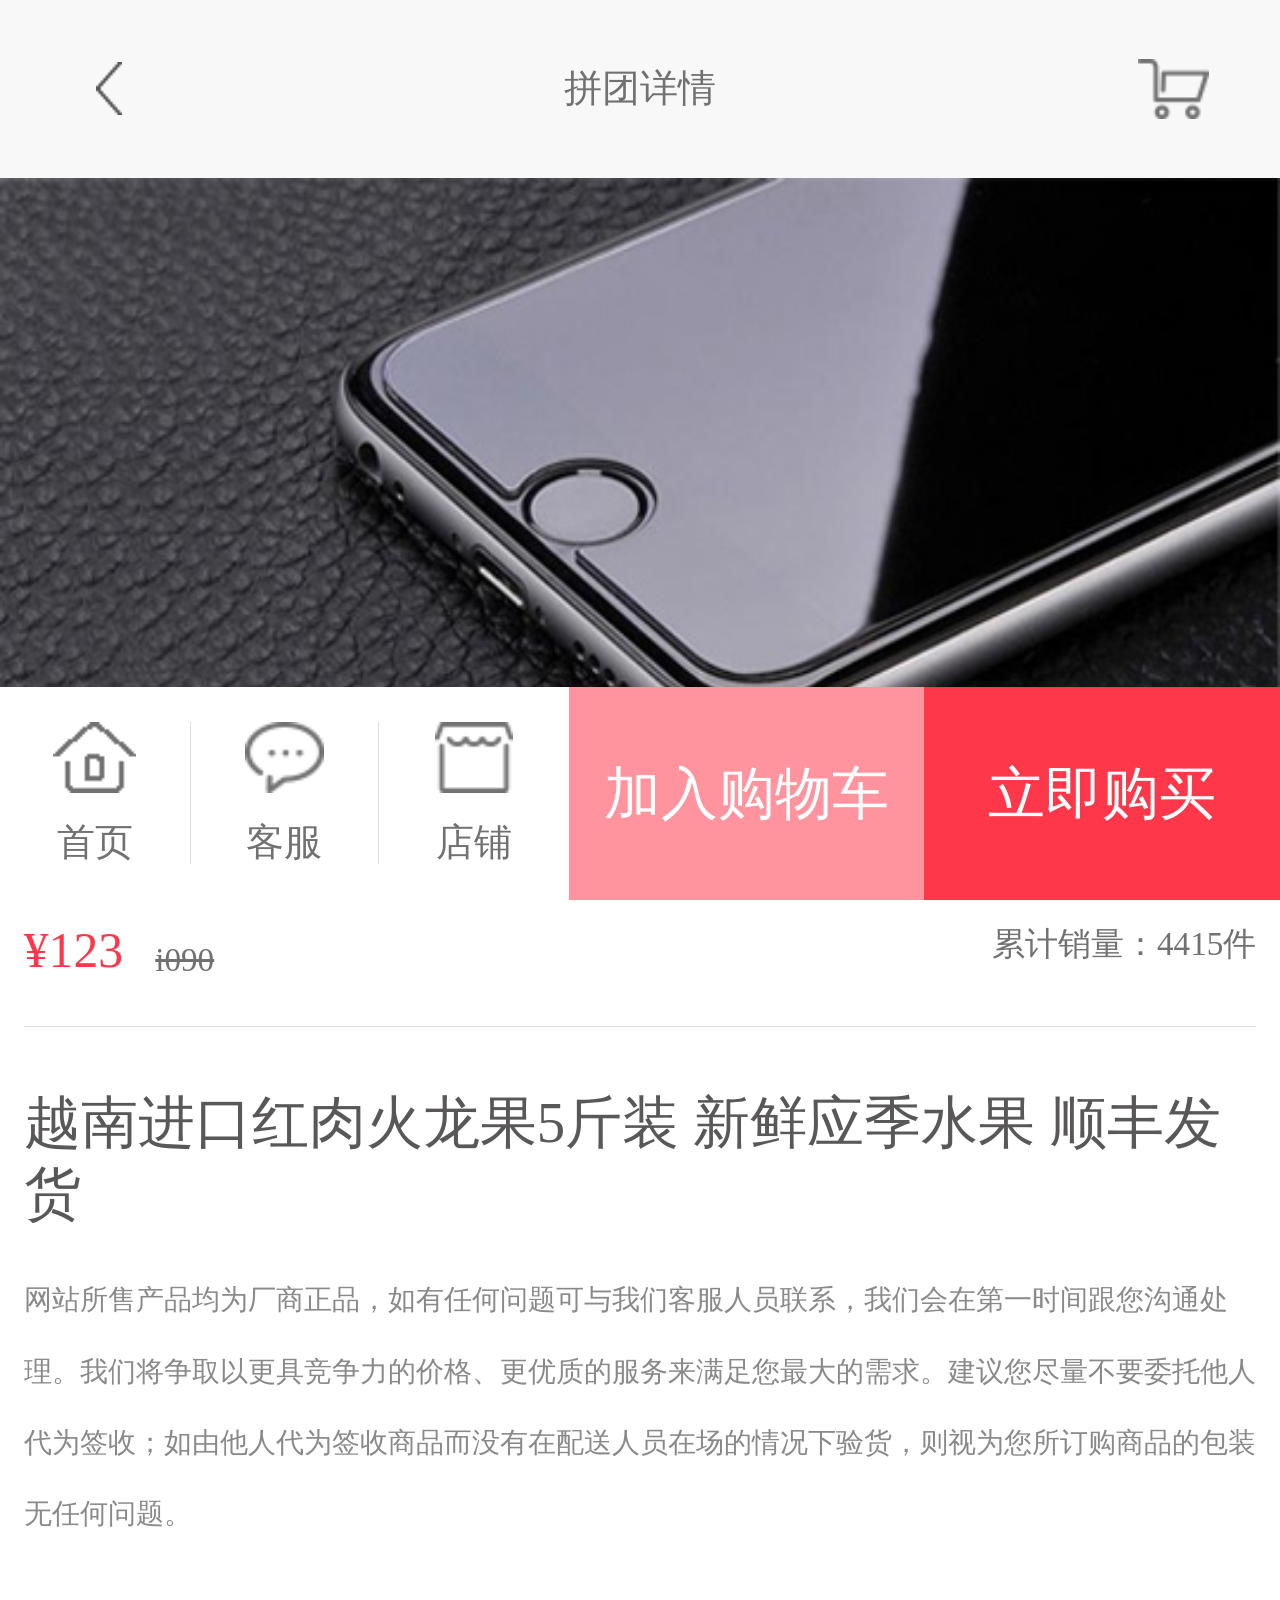
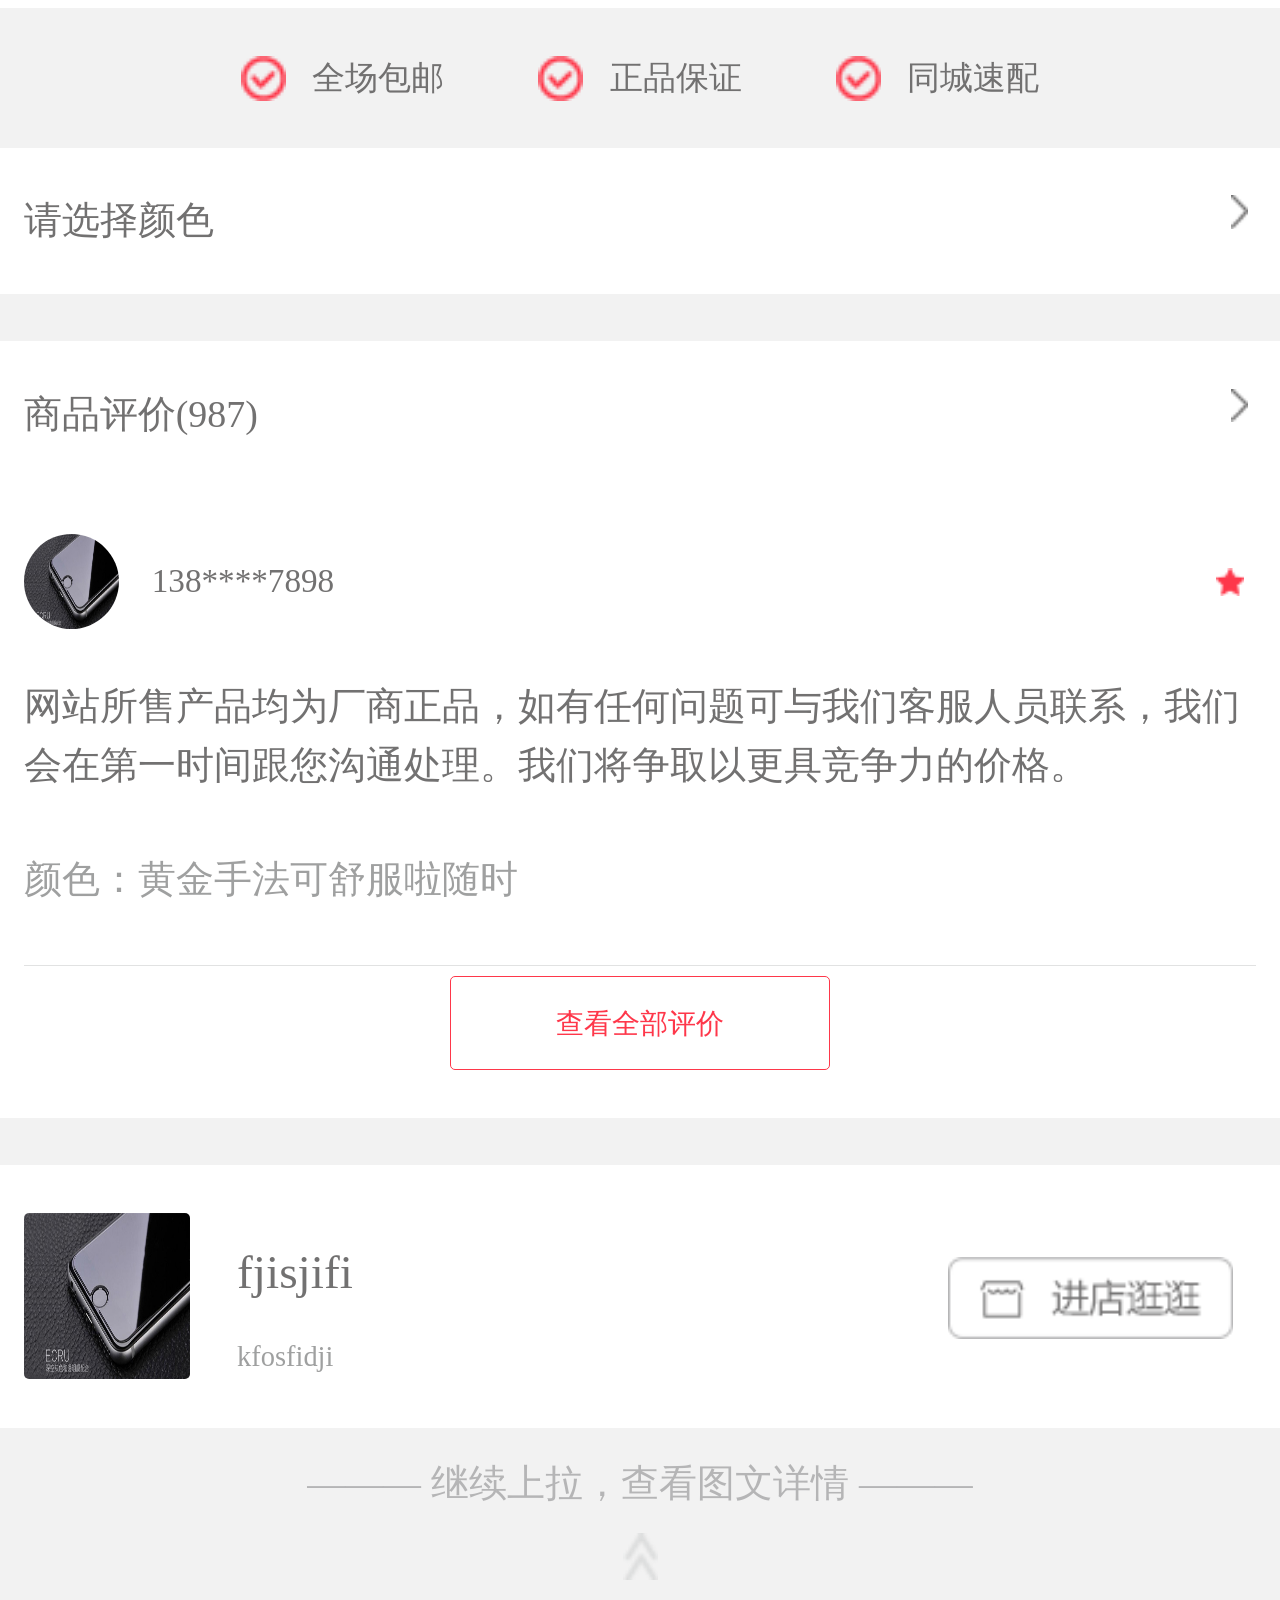
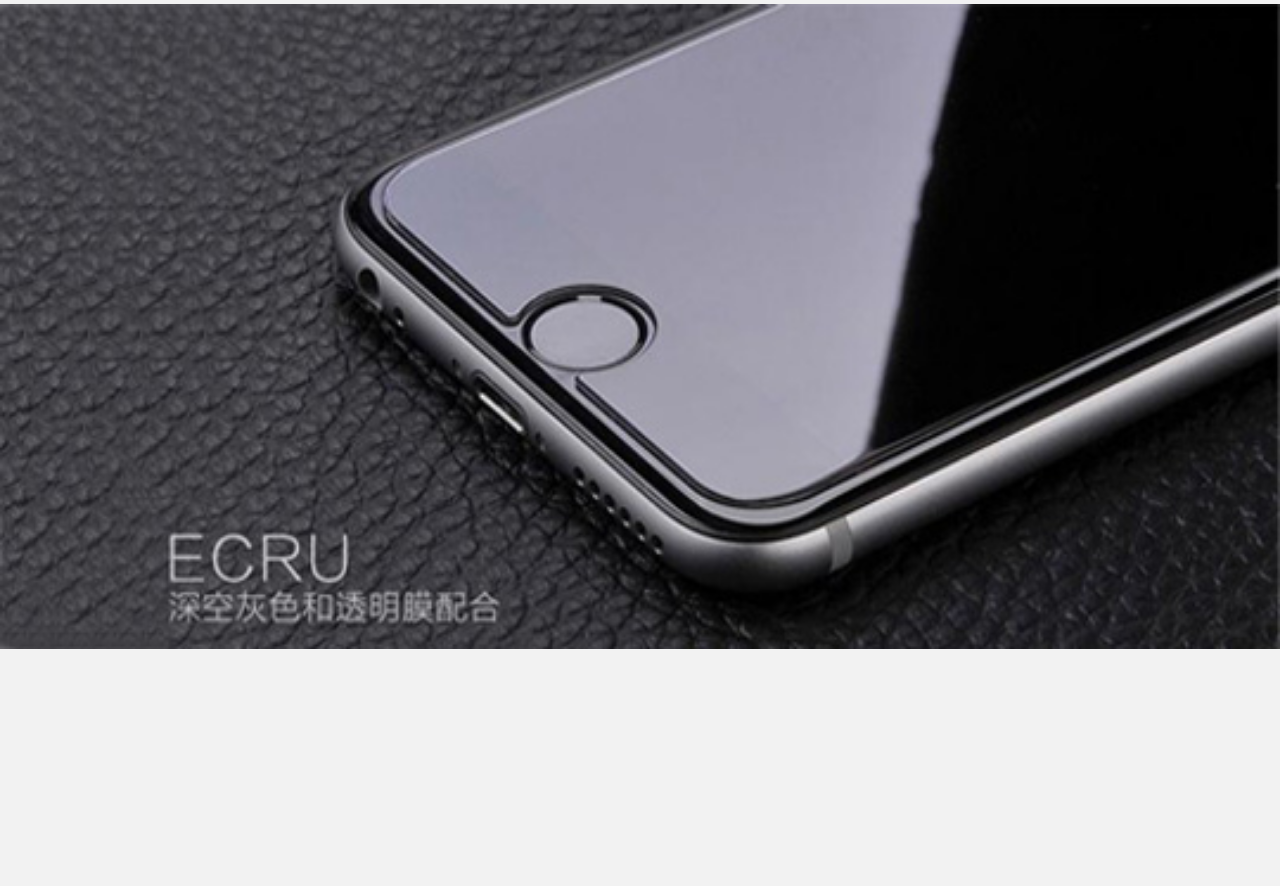
<file: html/detalis-car.html>
<!doctype html>
<html>
<head>
<meta charset="utf-8">
<title>拼团详情</title>
<meta http-equiv = "X-UA-Compatible" content = "IE=edge,chrome=1" />
  <meta name="apple-mobile-web-app-capable" content="yes" />
  <meta name="apple-touch-fullscreen" content="yes" />
  <meta name="viewport" content="width=device-width,initial-scale=1,maximum-scale=1,minimum-scale=1,user-scalable=no">
  <meta content="telephone=no" name="format-detection" />
  <meta content="email=no" name="format-detection" />
  <link href="../css/base.css" rel="stylesheet" type="text/css">
  <link href="../css/main.css" rel="stylesheet" type="text/css">
  <script src="../js/jquery-1.8.2.min.js" type="javascript"></script>
  <script>
  window.onload = window.onresize = function() {
            var view_width = document.getElementsByTagName('html')[0].getBoundingClientRect().width;
            var _html = document.getElementsByTagName('html')[0];
            _html.style.fontSize = view_width / 20 + 'px';
            // $(".warp").show();
      }
  </script>
</head>


<body>
  <div class="wrap pindet-wrap">
    <div class="header clearfix">
      <a href="javascript:;" class="return left"></a>
      <span class="center left">拼团详情</span>
      <a href="javascript:;" class="right car"></a>
    </div>

    <img class="image-show" src="../images/demo.jpg" alt="">

    <div class="goods-details">
      <h2 class="price">
        <p>
          <span>¥123</span>
          <em>i090</em>
        </p>
        <strong>累计销量：<i>4415</i>件</strong>
      </h2>
      <div class="goods-content">
        <h2>越南进口红肉火龙果5斤装 新鲜应季水果 顺丰发货</h2>
        <p>网站所售产品均为厂商正品，如有任何问题可与我们客服人员联系，我们会在第一时间跟您沟通处理。我们将争取以更具竞争力的价格、更优质的服务来满足您最大的需求。建议您尽量不要委托他人代为签收；如由他人代为签收商品而没有在配送人员在场的情况下验货，则视为您所订购商品的包装无任何问题。</p>
      </div>

    </div>
    <p class="goods-chengnuo">
      <span>全场包邮</span>
      <span>正品保证</span>
      <span>同城速配</span>
    </p>
    
    <a href="javascript:;" class="select-color marginb">
      <span>请选择颜色</span>
      <em></em>
    </a>
    <div class="pin-ping">
      <a href="javascript:;" class="select-color">
        <span>商品评价(987)</span>
        <em></em>
      </a>
      <ul>
        <li>
          <h2>
            <img src="../images/demo.jpg" alt="">
            <span>138****7898</span>
            <p>
              <em></em>
            </p>
          </h2>
          <div class="content">
            <p>
              网站所售产品均为厂商正品，如有任何问题可与我们客服人员联系，我们会在第一时间跟您沟通处理。我们将争取以更具竞争力的价格。
            </p>
            <i>颜色：黄金手法可舒服啦随时</i>
          </div>
        </li>
      </ul>
      <a href="javascript:;" class="see">查看全部评价</a>
    </div>
    <div class="pin-shop">
      <img src="../images/demo.jpg" alt="">
      <p>
        <i>fjisjifi</i>
        <span>kfosfidji</span>
      </p>
      <a href="javascript:;"></a>
    </div>

    <div class="nothing">
      <span>———</span>继续上拉，查看图文详情<span>———</span>
      <p></p>
    </div>

    <img src="../images/demo.jpg" alt="" class="image-show">

     <!-- gouwuche-->
    <div class="footer-new">
      <p>
        <a href="javascript:;">
          <img src="../images/home.png" alt="">
          <i>首页</i>
        </a>
        <a href="javascript:;">
          <img src="../images/footer-kefu.png" alt="">
          <i>客服</i>
        </a>
        <a href="javascript:;">
          <img src="../images/footer-shop.png" alt="">
          <i>店铺</i>
        </a>
      </p>
      <div class="btn">
        <a class="bg-pink two-one" href="javascript:;">
          <i>加入购物车</i>
        </a>
        <a class="bg-red two-one" href="javascript:;">
          <i>立即购买</i>
        </a>
      </div>
    </div>

      
      
  </div>
</body>
</html>
</file>
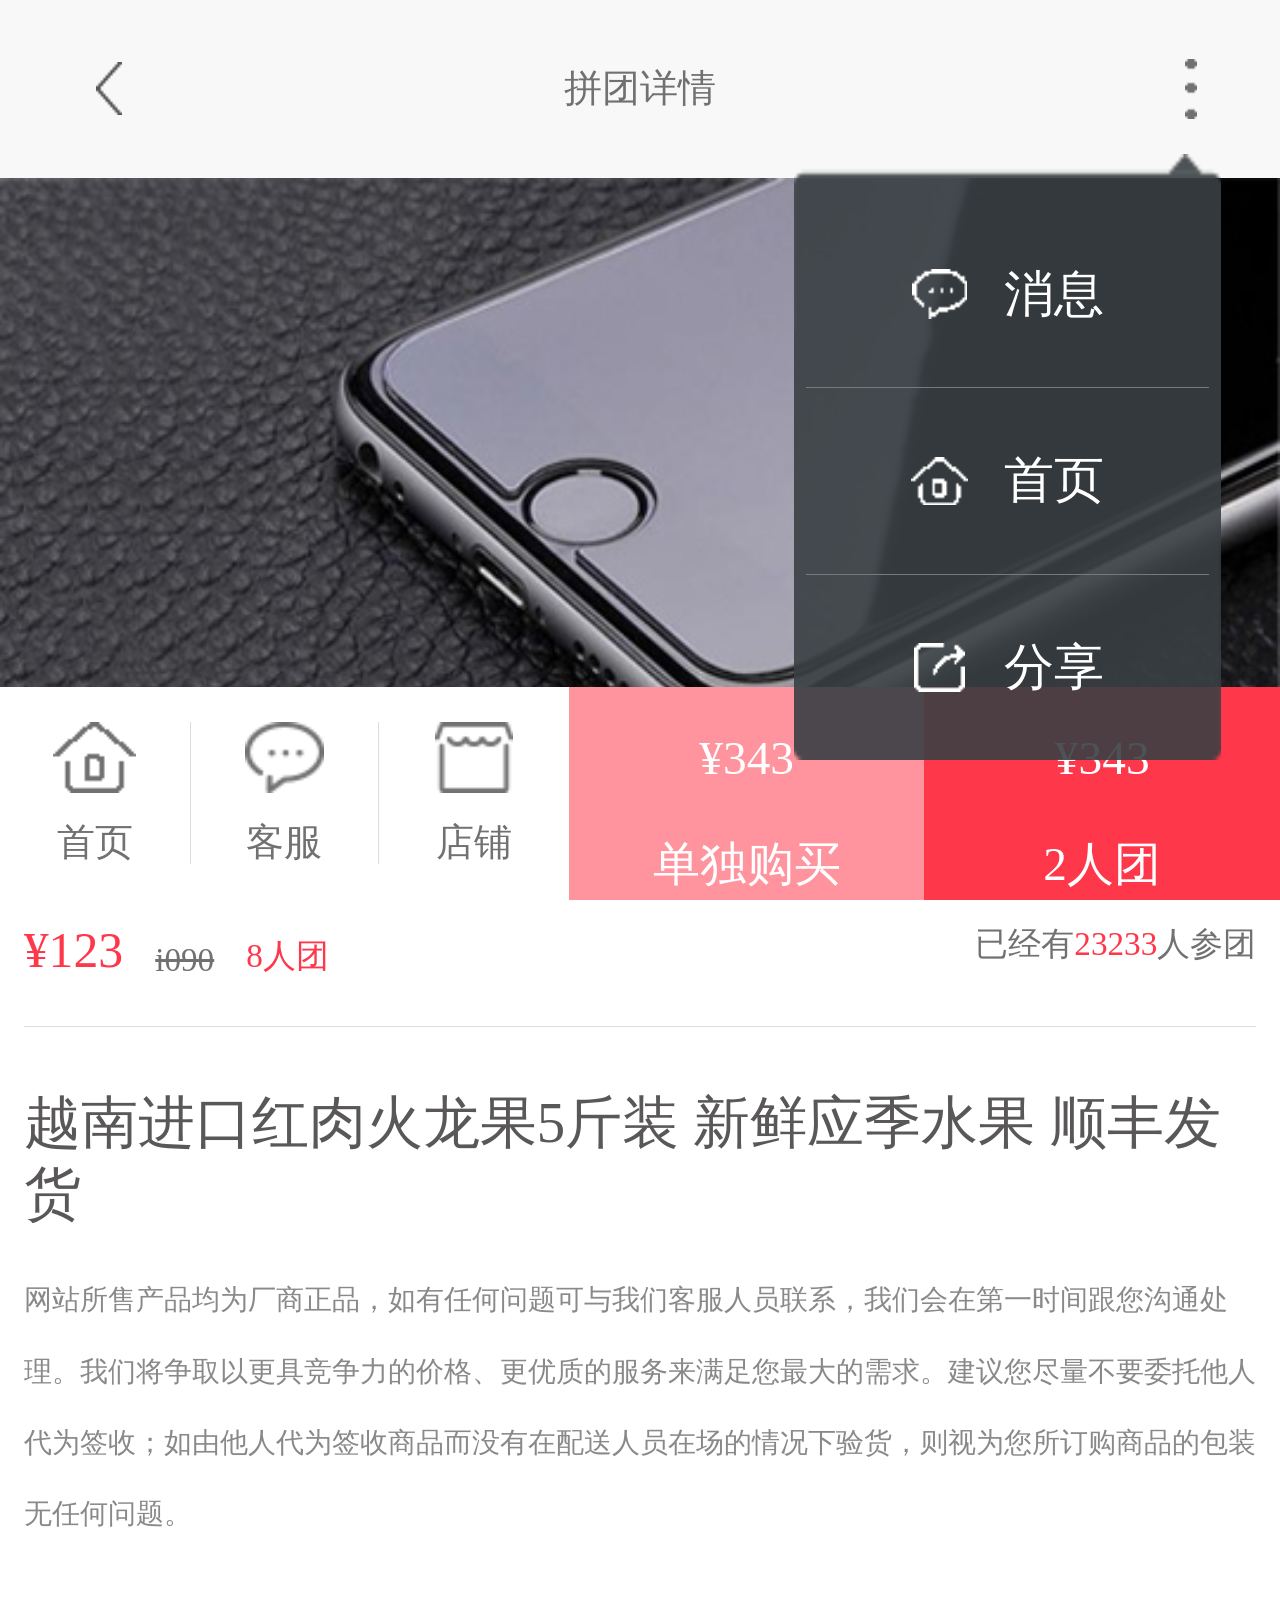
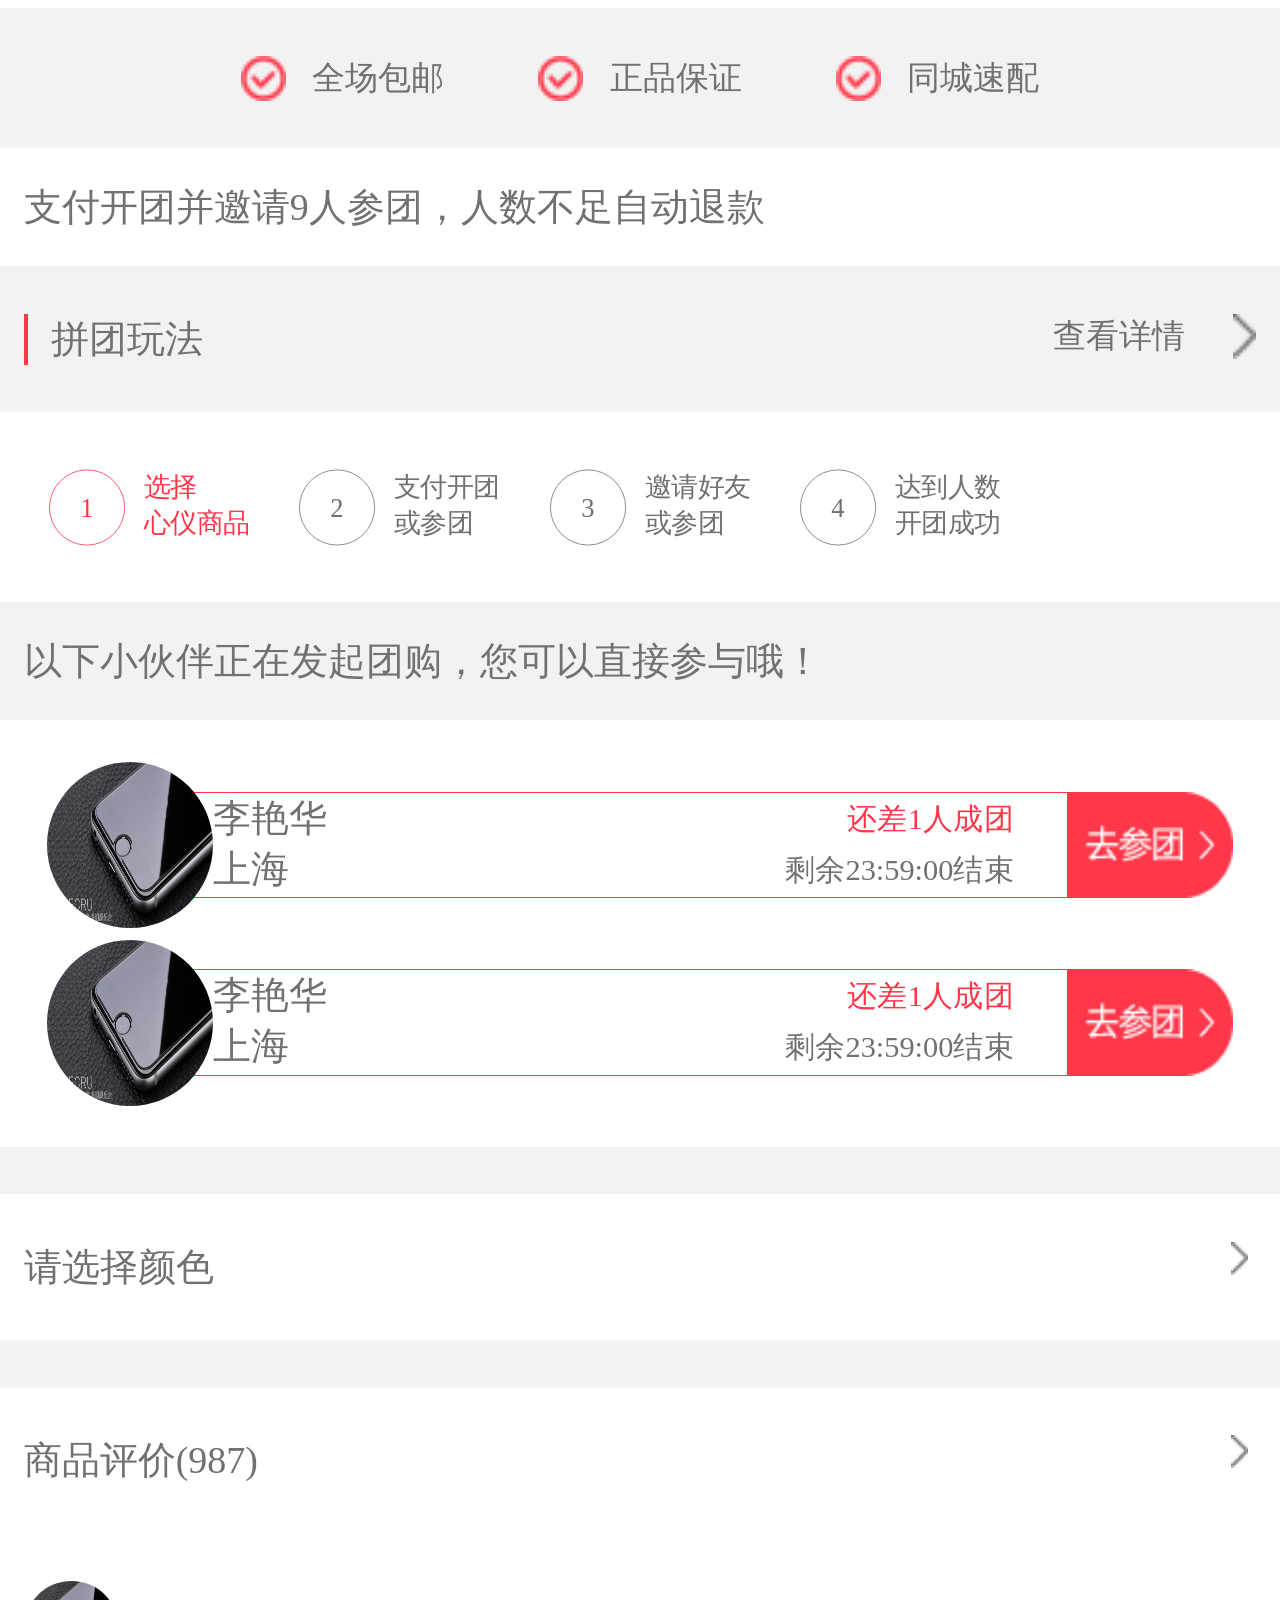
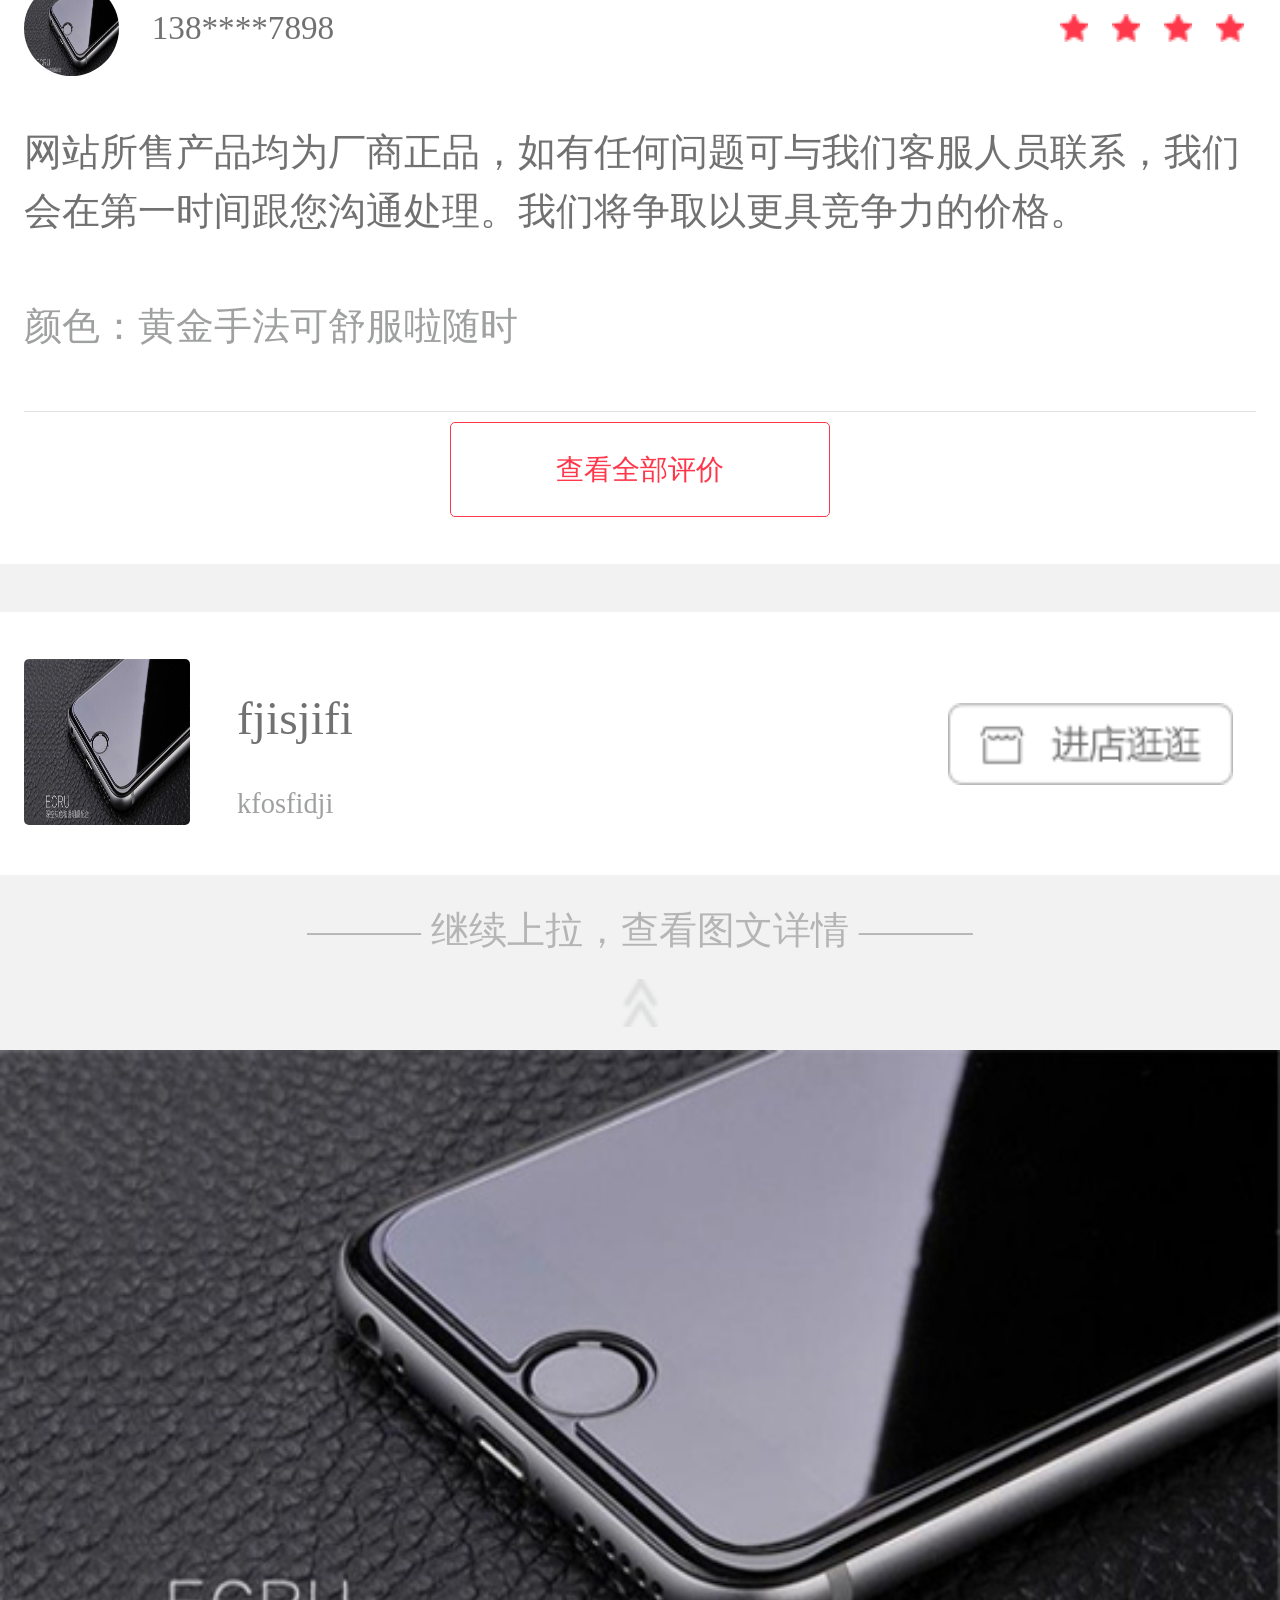
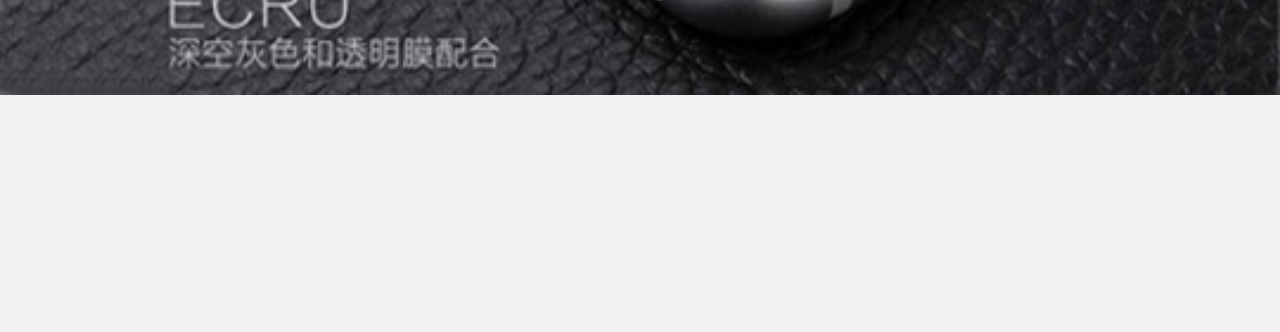
<file: html/detalis-pin.html>
<!doctype html>
<html>
<head>
<meta charset="utf-8">
<title>拼团详情</title>
<meta http-equiv = "X-UA-Compatible" content = "IE=edge,chrome=1" />
  <meta name="apple-mobile-web-app-capable" content="yes" />
  <meta name="apple-touch-fullscreen" content="yes" />
  <meta name="viewport" content="width=device-width,initial-scale=1,maximum-scale=1,minimum-scale=1,user-scalable=no">
  <meta content="telephone=no" name="format-detection" />
  <meta content="email=no" name="format-detection" />
  <link href="../css/base.css" rel="stylesheet" type="text/css">
  <link href="../css/main.css" rel="stylesheet" type="text/css">
  <script src="../js/jquery-1.8.2.min.js" type="javascript"></script>
  <script>
  window.onload = window.onresize = function() {
            var view_width = document.getElementsByTagName('html')[0].getBoundingClientRect().width;
            var _html = document.getElementsByTagName('html')[0];
            _html.style.fontSize = view_width / 20 + 'px';
            // $(".warp").show();
      }
  </script>
</head>


<body>
  <div class="wrap pindet-wrap">
    <div class="header clearfix">
      <a href="javascript:;" class="return left"></a>
      <span class="center left">拼团详情</span>
      <div class="index-list right">
        <i class="logo"></i>
        <ul class="list-content">
          <li class="message"><span></span><i>消息</i></li>
          <li class="home"><span></span><i>首页</i></li>
          <li class="share"><span></span><i>分享</i></li>
        </ul>
      </div>  
    </div>

    <img class="image-show" src="../images/demo.jpg" alt="">

    <div class="goods-details">
      <h2 class="price">
        <p>
          <span>¥123</span>
          <em>i090</em>
          <i>8人团</i>
        </p>
        <strong>已经有<i class="red">23233</i>人参团</strong>
      </h2>
      <div class="goods-content">
        <h2>越南进口红肉火龙果5斤装 新鲜应季水果 顺丰发货</h2>
        <p>网站所售产品均为厂商正品，如有任何问题可与我们客服人员联系，我们会在第一时间跟您沟通处理。我们将争取以更具竞争力的价格、更优质的服务来满足您最大的需求。建议您尽量不要委托他人代为签收；如由他人代为签收商品而没有在配送人员在场的情况下验货，则视为您所订购商品的包装无任何问题。</p>
      </div>

    </div>
    <p class="goods-chengnuo">
      <span>全场包邮</span>
      <span>正品保证</span>
      <span>同城速配</span>
    </p>
    <p class="pin-line details-white">支付开团并邀请9人参团，人数不足自动退款</p>
    <div class="pin-content">
      <h2>
        <span>拼团玩法</span>
        <a href="javascript:;">查看详情</a>
      </h2>
      <div class="pin-circle">
        <div class="active">
          <span>1</span>
          <p>
            <i>选择</i>
            <i>心仪商品</i>
          </p>
        </div>
        <div>
          <span>2</span>
          <p>
            <i>支付开团</i>
            <i>或参团</i>
          </p>
        </div>
        <div>
          <span>3</span>
          <p>
            <i>邀请好友</i>
            <i>或参团</i>
          </p>
        </div>
        <div>
          <span>4</span>
          <p>
            <i>达到人数</i>
            <i>开团成功</i>
          </p>
        </div>
      </div>
    </div>
    <p class="pin-line">以下小伙伴正在发起团购，您可以直接参与哦！</p>
    <div class="pin-people">
      <div class="item">
        <img src="../images/demo.jpg" alt="">
        <div class="content">
          <p>
            <i>李艳华</i>
            <i>上海</i>
          </p>
          <div>
            <i class="red">还差1人成团</i>
            <i>剩余23:59:00结束</i>
          </div>
            
        </div>
        <a href="javascript:;" class="go"></a> 
      </div>
      <div class="item">
        <img src="../images/demo.jpg" alt="">
        <div class="content">
          <p>
            <i>李艳华</i>
            <i>上海</i>
          </p>
          <div>
            <i class="red">还差1人成团</i>
            <i>剩余23:59:00结束</i>
          </div>
            
        </div>
        <a href="javascript:;" class="go"></a> 
      </div>
    </div>
    <a href="javascript:;" class="select-color margintb">
      <span>请选择颜色</span>
      <em></em>
    </a>
    <div class="pin-ping">
      <a href="javascript:;" class="select-color">
        <span>商品评价(987)</span>
        <em></em>
      </a>
      <ul>
        <li>
          <h2>
            <img src="../images/demo.jpg" alt="">
            <span>138****7898</span>
            <p>
              <em></em><em></em><em></em><em></em>
            </p>
          </h2>
          <div class="content">
            <p>
              网站所售产品均为厂商正品，如有任何问题可与我们客服人员联系，我们会在第一时间跟您沟通处理。我们将争取以更具竞争力的价格。
            </p>
            <i>颜色：黄金手法可舒服啦随时</i>
          </div>
        </li>
      </ul>
      <a href="javascript:;" class="see">查看全部评价</a>
    </div>
    <div class="pin-shop">
      <img src="../images/demo.jpg" alt="">
      <p>
        <i>fjisjifi</i>
        <span>kfosfidji</span>
      </p>
      <a href="javascript:;"></a>
    </div>

    <div class="nothing">
      <span>———</span>继续上拉，查看图文详情<span>———</span>
      <p></p>
    </div>

    <img src="../images/demo.jpg" alt="" class="image-show">

    <div class="footer-new">
      <p>
        <a href="javascript:;">
          <img src="../images/home.png" alt="">
          <i>首页</i>
        </a>
        <a href="javascript:;">
          <img src="../images/footer-kefu.png" alt="">
          <i>客服</i>
        </a>
        <a href="javascript:;">
          <img src="../images/footer-shop.png" alt="">
          <i>店铺</i>
        </a>
      </p>
      <div class="btn">
        <a class="bg-pink two" href="javascript:;">
          <i>¥343</i>
          <i>单独购买</i>
        </a>
        <a class="bg-red two" href="javascript:;">
          <i>¥343</i>
          <i>2人团</i>
        </a>
      </div>
    </div>

      
      
  </div>
</body>
</html>
</file>
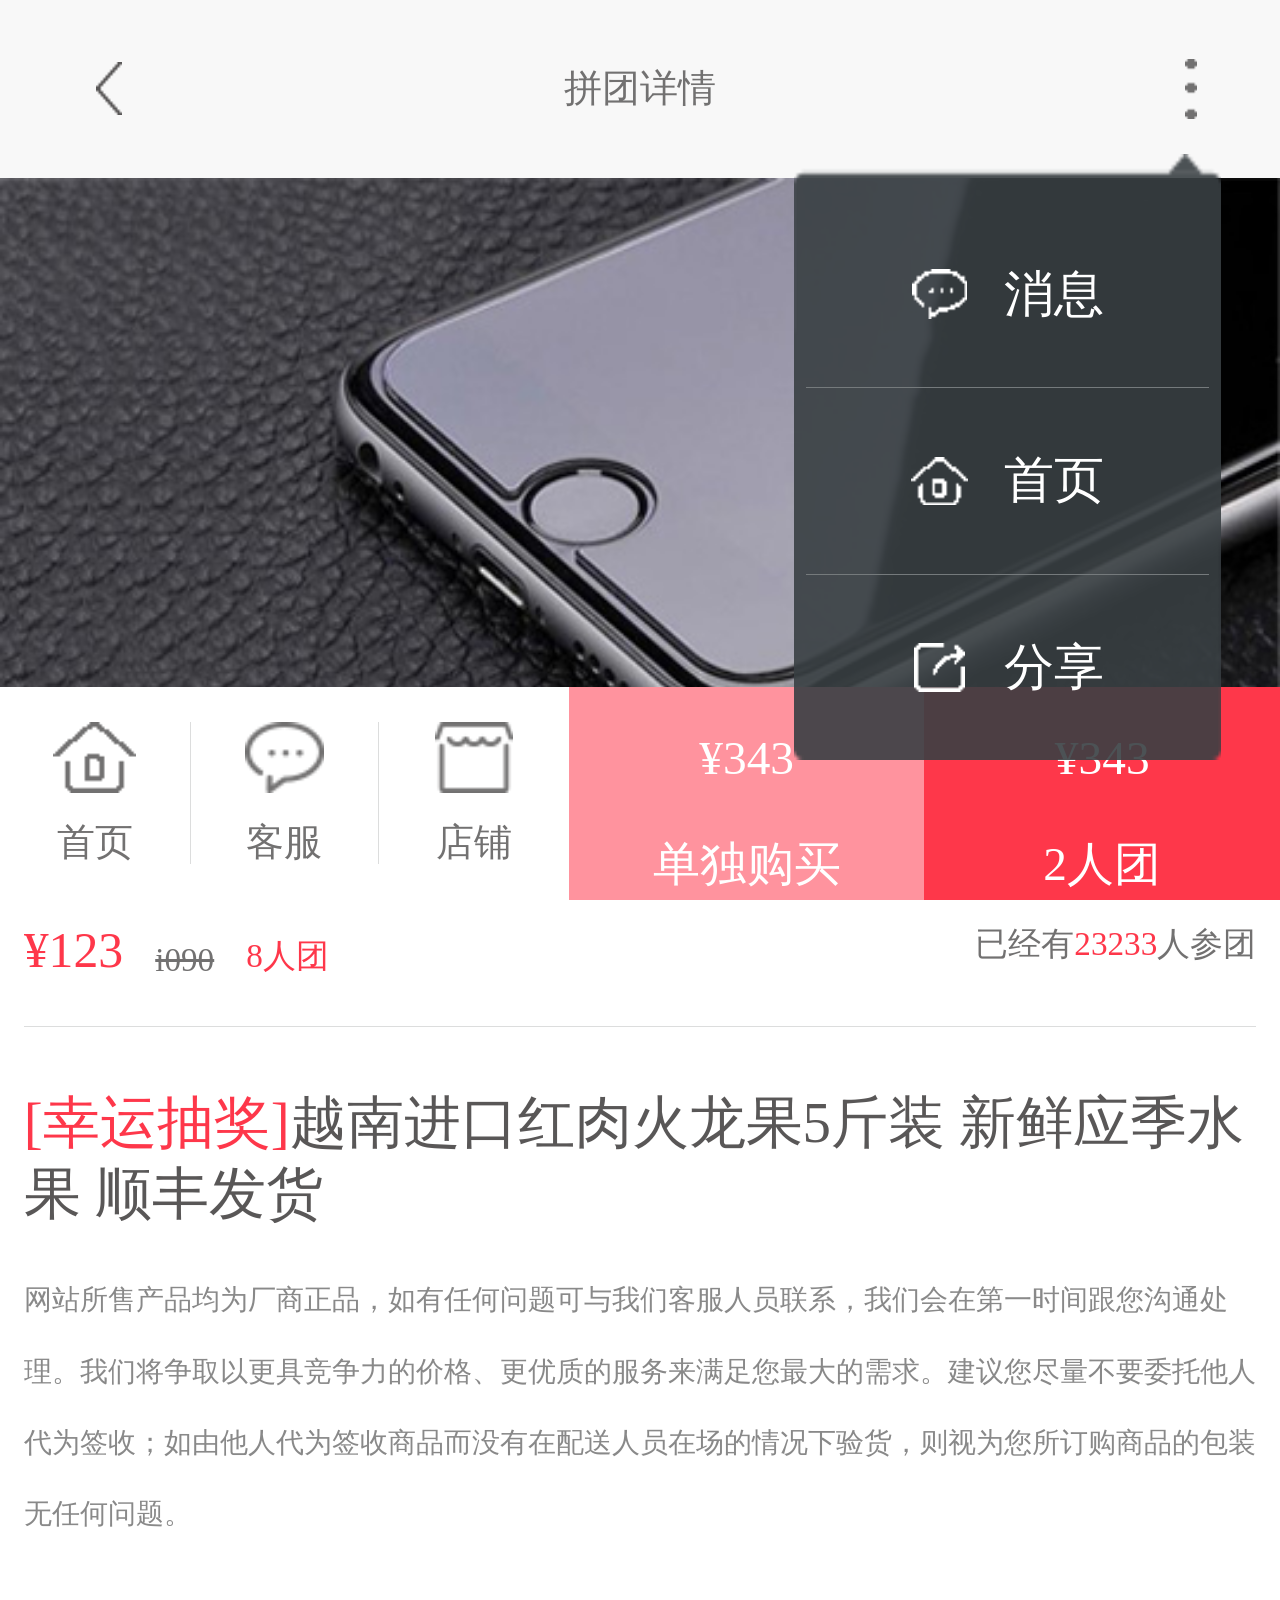
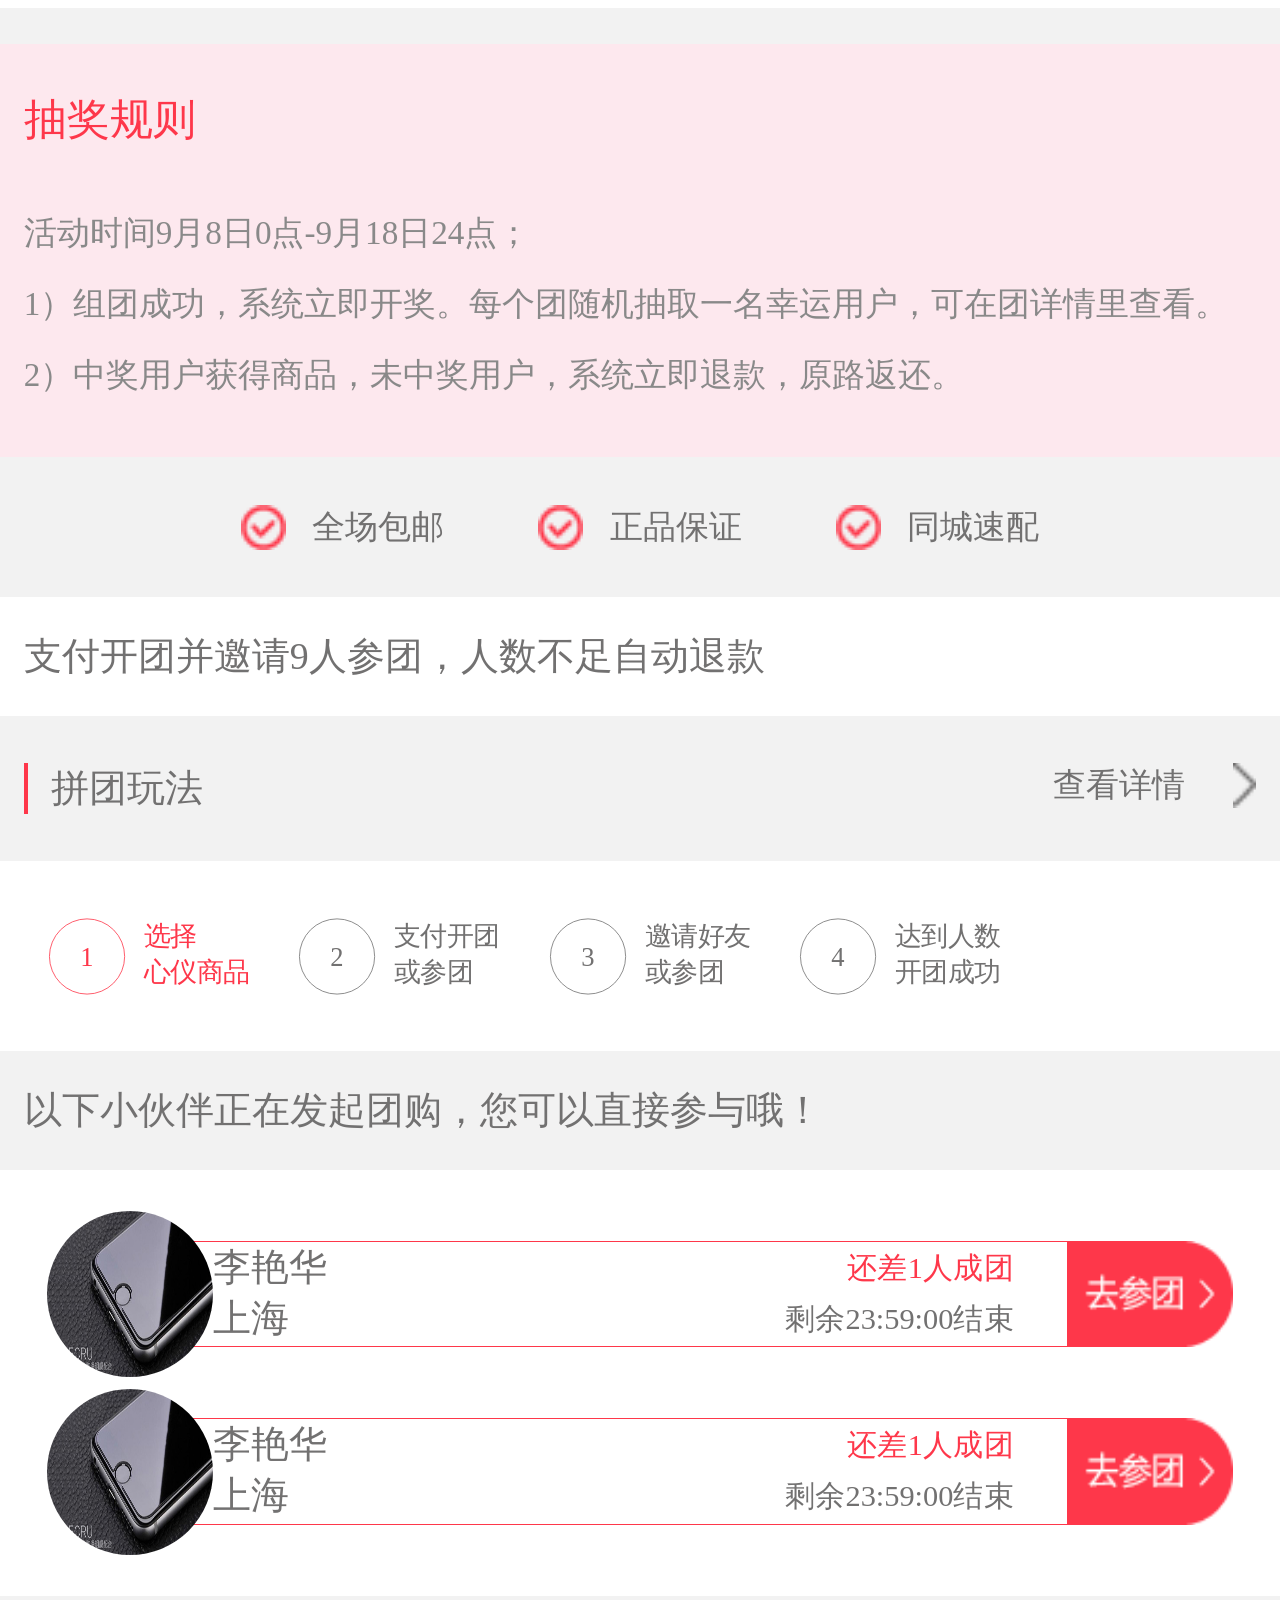
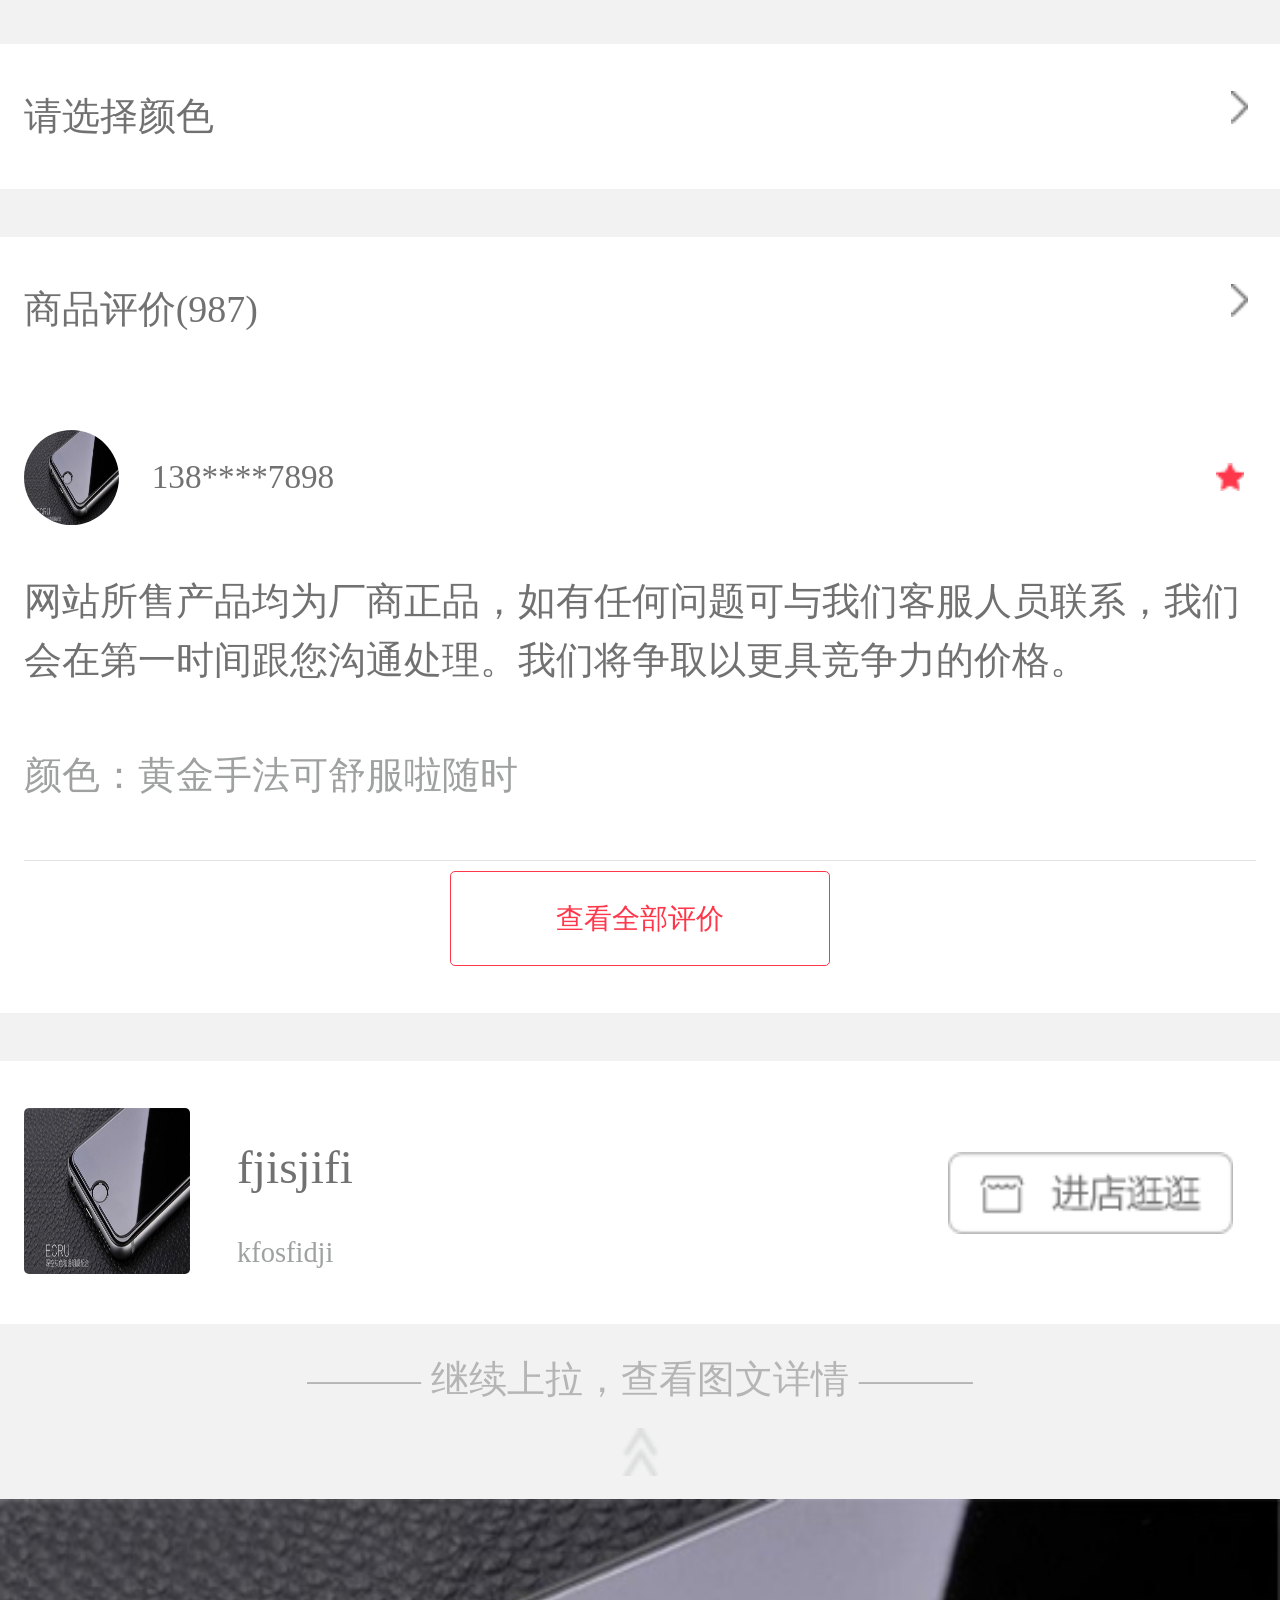
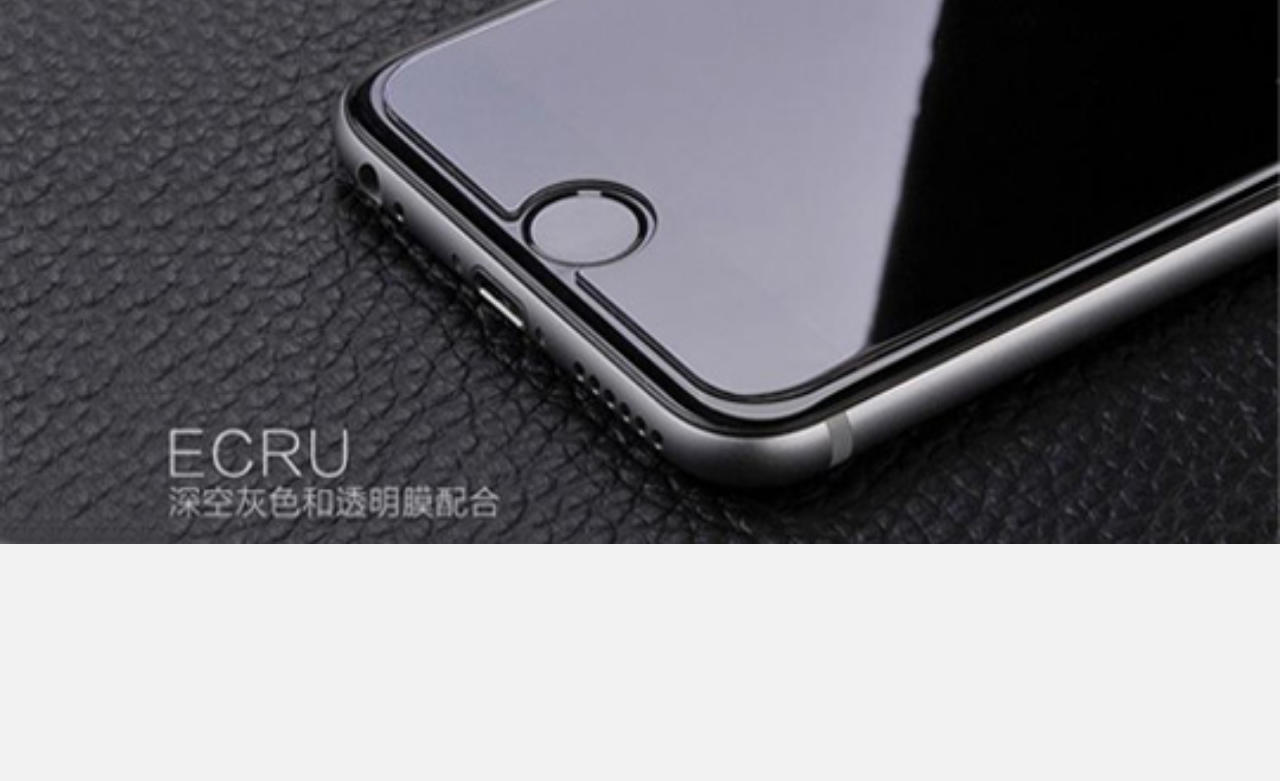
<file: html/detalis-prize.html>
<!doctype html>
<html>
<head>
<meta charset="utf-8">
<title>拼团详情</title>
<meta http-equiv = "X-UA-Compatible" content = "IE=edge,chrome=1" />
  <meta name="apple-mobile-web-app-capable" content="yes" />
  <meta name="apple-touch-fullscreen" content="yes" />
  <meta name="viewport" content="width=device-width,initial-scale=1,maximum-scale=1,minimum-scale=1,user-scalable=no">
  <meta content="telephone=no" name="format-detection" />
  <meta content="email=no" name="format-detection" />
  <link href="../css/base.css" rel="stylesheet" type="text/css">
  <link href="../css/main.css" rel="stylesheet" type="text/css">
  <script src="../js/jquery-1.8.2.min.js" type="javascript"></script>
  <script>
  window.onload = window.onresize = function() {
            var view_width = document.getElementsByTagName('html')[0].getBoundingClientRect().width;
            var _html = document.getElementsByTagName('html')[0];
            _html.style.fontSize = view_width / 20 + 'px';
            // $(".warp").show();
      }
  </script>
</head>


<body>
  <div class="wrap pindet-wrap">
    <div class="header clearfix">
      <a href="javascript:;" class="return left"></a>
      <span class="center left">拼团详情</span>
      <div class="index-list right">
        <i class="logo"></i>
        <ul class="list-content">
          <li class="message"><span></span><i>消息</i></li>
          <li class="home"><span></span><i>首页</i></li>
          <li class="share"><span></span><i>分享</i></li>
        </ul>
      </div>  
    </div>

    <img class="image-show" src="../images/demo.jpg" alt="">

    <div class="goods-details">
      <h2 class="price">
        <p>
          <span>¥123</span>
          <em>i090</em>
          <i>8人团</i>
        </p>
        <strong>已经有<i class="red">23233</i>人参团</strong>
      </h2>
      <div class="goods-content">
        <h2><i class="red">[幸运抽奖]</i>越南进口红肉火龙果5斤装 新鲜应季水果 顺丰发货</h2>
        <p>网站所售产品均为厂商正品，如有任何问题可与我们客服人员联系，我们会在第一时间跟您沟通处理。我们将争取以更具竞争力的价格、更优质的服务来满足您最大的需求。建议您尽量不要委托他人代为签收；如由他人代为签收商品而没有在配送人员在场的情况下验货，则视为您所订购商品的包装无任何问题。</p>
      </div>
    </div>

    <dl class="free-rule pink">
      <dt>抽奖规则</dt>
      <dd>
        <p>活动时间9月8日0点-9月18日24点；</p>
        <p>1）组团成功，系统立即开奖。每个团随机抽取一名幸运用户，可在团详情里查看。</p>
        <p>2）中奖用户获得商品，未中奖用户，系统立即退款，原路返还。</p>
      </dd>
    </dl>
    <p class="goods-chengnuo">
      <span>全场包邮</span>
      <span>正品保证</span>
      <span>同城速配</span>
    </p>
    <p class="pin-line details-white">支付开团并邀请9人参团，人数不足自动退款</p>
    <div class="pin-content">
      <h2>
        <span>拼团玩法</span>
        <a href="javascript:;">查看详情</a>
      </h2>
      <div class="pin-circle">
        <div class="active">
          <span>1</span>
          <p>
            <i>选择</i>
            <i>心仪商品</i>
          </p>
        </div>
        <div>
          <span>2</span>
          <p>
            <i>支付开团</i>
            <i>或参团</i>
          </p>
        </div>
        <div>
          <span>3</span>
          <p>
            <i>邀请好友</i>
            <i>或参团</i>
          </p>
        </div>
        <div>
          <span>4</span>
          <p>
            <i>达到人数</i>
            <i>开团成功</i>
          </p>
        </div>
      </div>
    </div>
    <p class="pin-line">以下小伙伴正在发起团购，您可以直接参与哦！</p>
    <div class="pin-people">
      <div class="item">
        <img src="../images/demo.jpg" alt="">
        <div class="content">
          <p>
            <i>李艳华</i>
            <i>上海</i>
          </p>
          <div>
            <i class="red">还差1人成团</i>
            <i>剩余23:59:00结束</i>
          </div>
            
        </div>
        <a href="javascript:;" class="go"></a> 
      </div>
      <div class="item">
        <img src="../images/demo.jpg" alt="">
        <div class="content">
          <p>
            <i>李艳华</i>
            <i>上海</i>
          </p>
          <div>
            <i class="red">还差1人成团</i>
            <i>剩余23:59:00结束</i>
          </div>
            
        </div>
        <a href="javascript:;" class="go"></a> 
      </div>
    </div>
    <a href="javascript:;" class="select-color margintb">
      <span>请选择颜色</span>
      <em></em>
    </a>
    <div class="pin-ping">
      <a href="javascript:;" class="select-color">
        <span>商品评价(987)</span>
        <em></em>
      </a>
      <ul>
        <li>
          <h2>
            <img src="../images/demo.jpg" alt="">
            <span>138****7898</span>
            <p>
              <em></em>
            </p>
          </h2>
          <div class="content">
            <p>
              网站所售产品均为厂商正品，如有任何问题可与我们客服人员联系，我们会在第一时间跟您沟通处理。我们将争取以更具竞争力的价格。
            </p>
            <i>颜色：黄金手法可舒服啦随时</i>
          </div>
        </li>
      </ul>
      <a href="javascript:;" class="see">查看全部评价</a>
    </div>
    <div class="pin-shop">
      <img src="../images/demo.jpg" alt="">
      <p>
        <i>fjisjifi</i>
        <span>kfosfidji</span>
      </p>
      <a href="javascript:;"></a>
    </div>

    <div class="nothing">
      <span>———</span>继续上拉，查看图文详情<span>———</span>
      <p></p>
    </div>

    <img src="../images/demo.jpg" alt="" class="image-show">

    <div class="footer-new">
      <p>
        <a href="javascript:;">
          <img src="../images/home.png" alt="">
          <i>首页</i>
        </a>
        <a href="javascript:;">
          <img src="../images/footer-kefu.png" alt="">
          <i>客服</i>
        </a>
        <a href="javascript:;">
          <img src="../images/footer-shop.png" alt="">
          <i>店铺</i>
        </a>
      </p>
      <div class="btn">
        <a class="bg-pink two" href="javascript:;">
          <i>¥343</i>
          <i>单独购买</i>
        </a>
        <a class="bg-red two" href="javascript:;">
          <i>¥343</i>
          <i>2人团</i>
        </a>
      </div>
    </div>

    
  </div>
</body>
</html>
</file>
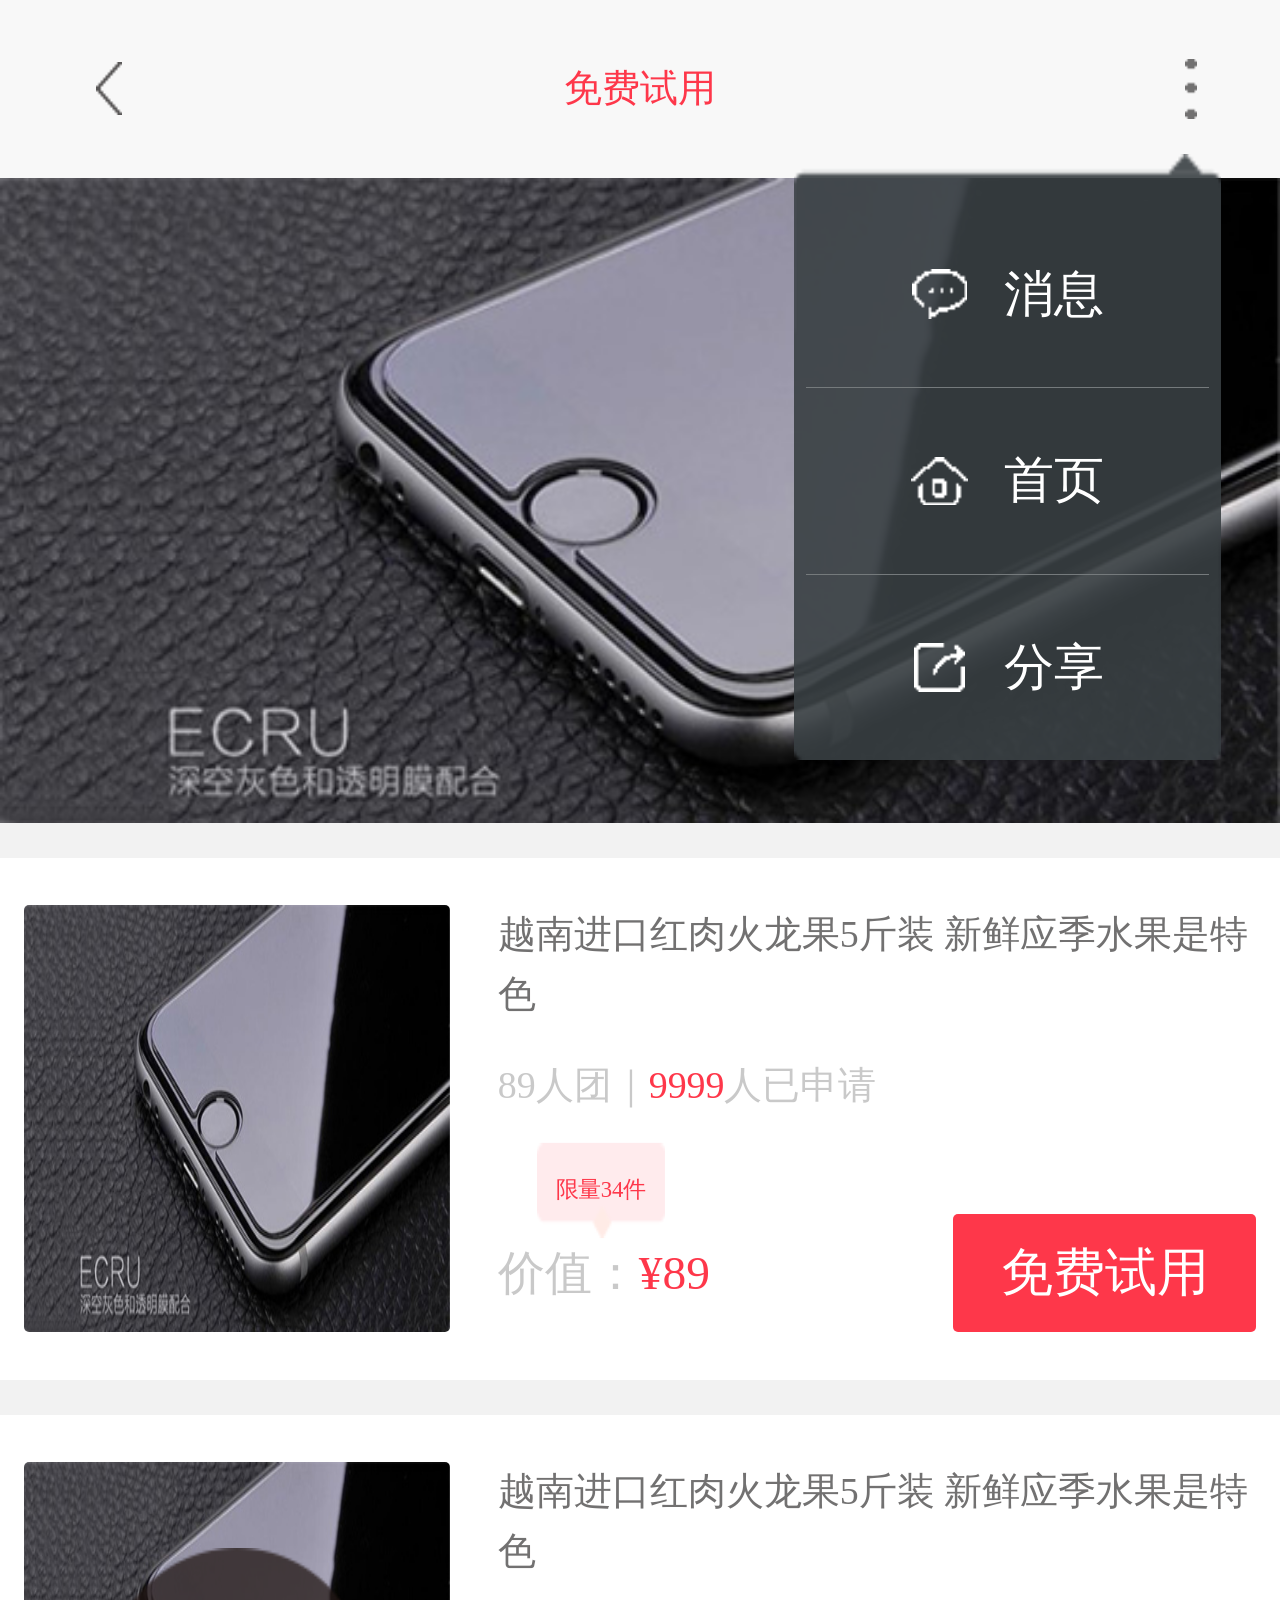
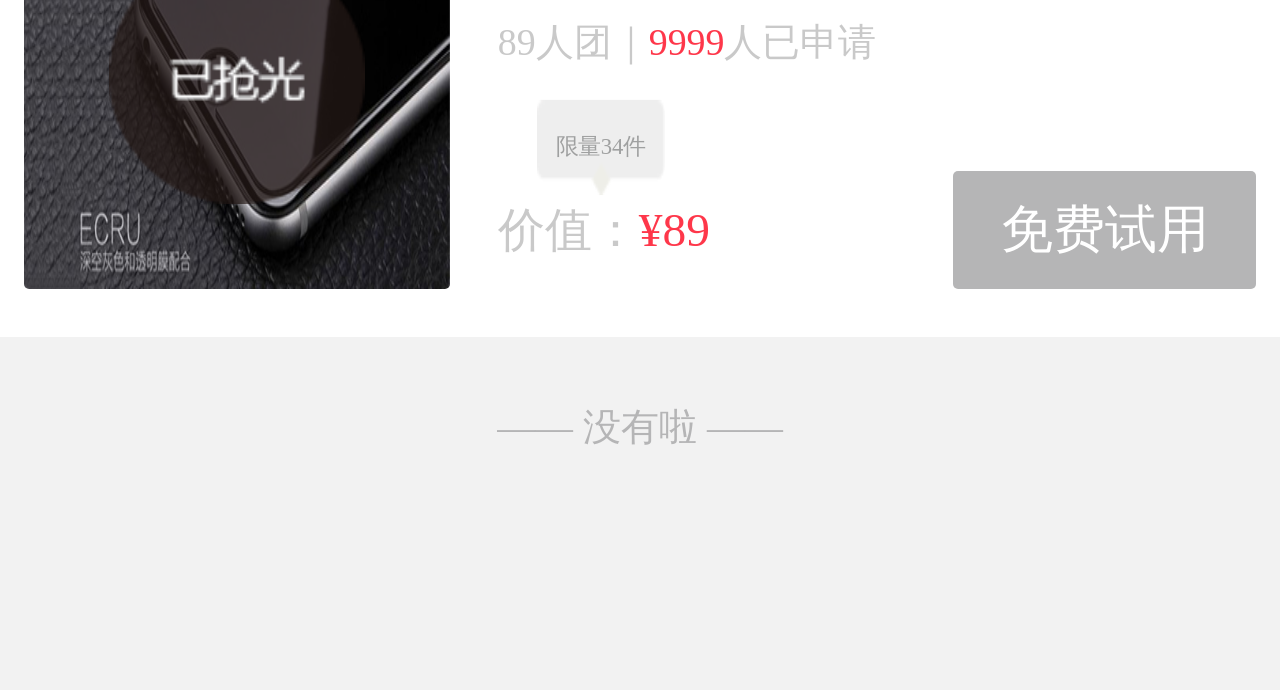
<file: html/free-index.html>
<!doctype html>
<html>
<head>
<meta charset="utf-8">
<title>免费试用</title>
<meta http-equiv = "X-UA-Compatible" content = "IE=edge,chrome=1" />
  <meta name="apple-mobile-web-app-capable" content="yes" />
  <meta name="apple-touch-fullscreen" content="yes" />
  <meta name="viewport" content="width=device-width,initial-scale=1,maximum-scale=1,minimum-scale=1,user-scalable=no">
  <meta content="telephone=no" name="format-detection" />
  <meta content="email=no" name="format-detection" />
  <link href="../css/base.css" rel="stylesheet" type="text/css">
  <link href="../css/main.css" rel="stylesheet" type="text/css">
  <script src="../js/jquery-1.8.2.min.js" type="javascript"></script>
  <script>
  window.onload = window.onresize = function() {
            var view_width = document.getElementsByTagName('html')[0].getBoundingClientRect().width;
            var _html = document.getElementsByTagName('html')[0];
            _html.style.fontSize = view_width / 20 + 'px';
            // $(".warp").show();
      }
  </script>
</head>


<body>
  <div class="wrap one-wrap">
    <div class="header clearfix">
      <a href="javascript:;" class="return left"></a>
      <span class="center red left">免费试用</span>
      <div class="index-list right">
        <i class="logo"></i>
        <ul class="list-content">
          <li class="message"><span></span><i>消息</i></li>
          <li class="home"><span></span><i>首页</i></li>
          <li class="share"><span></span><i>分享</i></li>
        </ul>
      </div>  
    </div>
    <img class="image-show" src="../images/demo.jpg" alt="">
    <div class="item">
      <img class="left" src="../images/demo.jpg" alt="">
      <div class="item-right">
        <h2>越南进口红肉火龙果5斤装 新鲜应季水果是特色 </h2>
        <p class="gray"><em>89</em>人团｜<i class="red">9999</i>人已申请</p>
         
        <p class="gray clearfix free-use">
          <i class="left">价值：<em class="red">¥89</em></i>
          <a href="javascript:;" class="right free-btn">免费试用</a>
          <!-- <a href="javascript:;" class＝"free-btn right">免费试用</a> -->
          <strong class="des">限量<i>34</i>件</strong>
        </p>

      </div>
    </div>
    <div class="item kong">
      <div class="left mask">
        <img  src="../images/demo.jpg" alt="">
        <p></p>
      </div>
      <div class="item-right">
        <h2>越南进口红肉火龙果5斤装 新鲜应季水果是特色 </h2>
        <p class="gray"><em>89</em>人团｜<i class="red">9999</i>人已申请</p>
         
        <p class="gray clearfix free-use">
          <i class="left">价值：<em class="red">¥89</em></i>
          <a href="javascript:;" class="right free-btn">免费试用</a>
          <!-- <a href="javascript:;" class＝"free-btn right">免费试用</a> -->
          <strong class="des">限量<i>34</i>件</strong>
        </p>

      </div>
    </div>

    <div class="nothing">
      <span>——</span>没有啦<span>——</span>
    </div>
  </div>
</body>
</html>
</file>
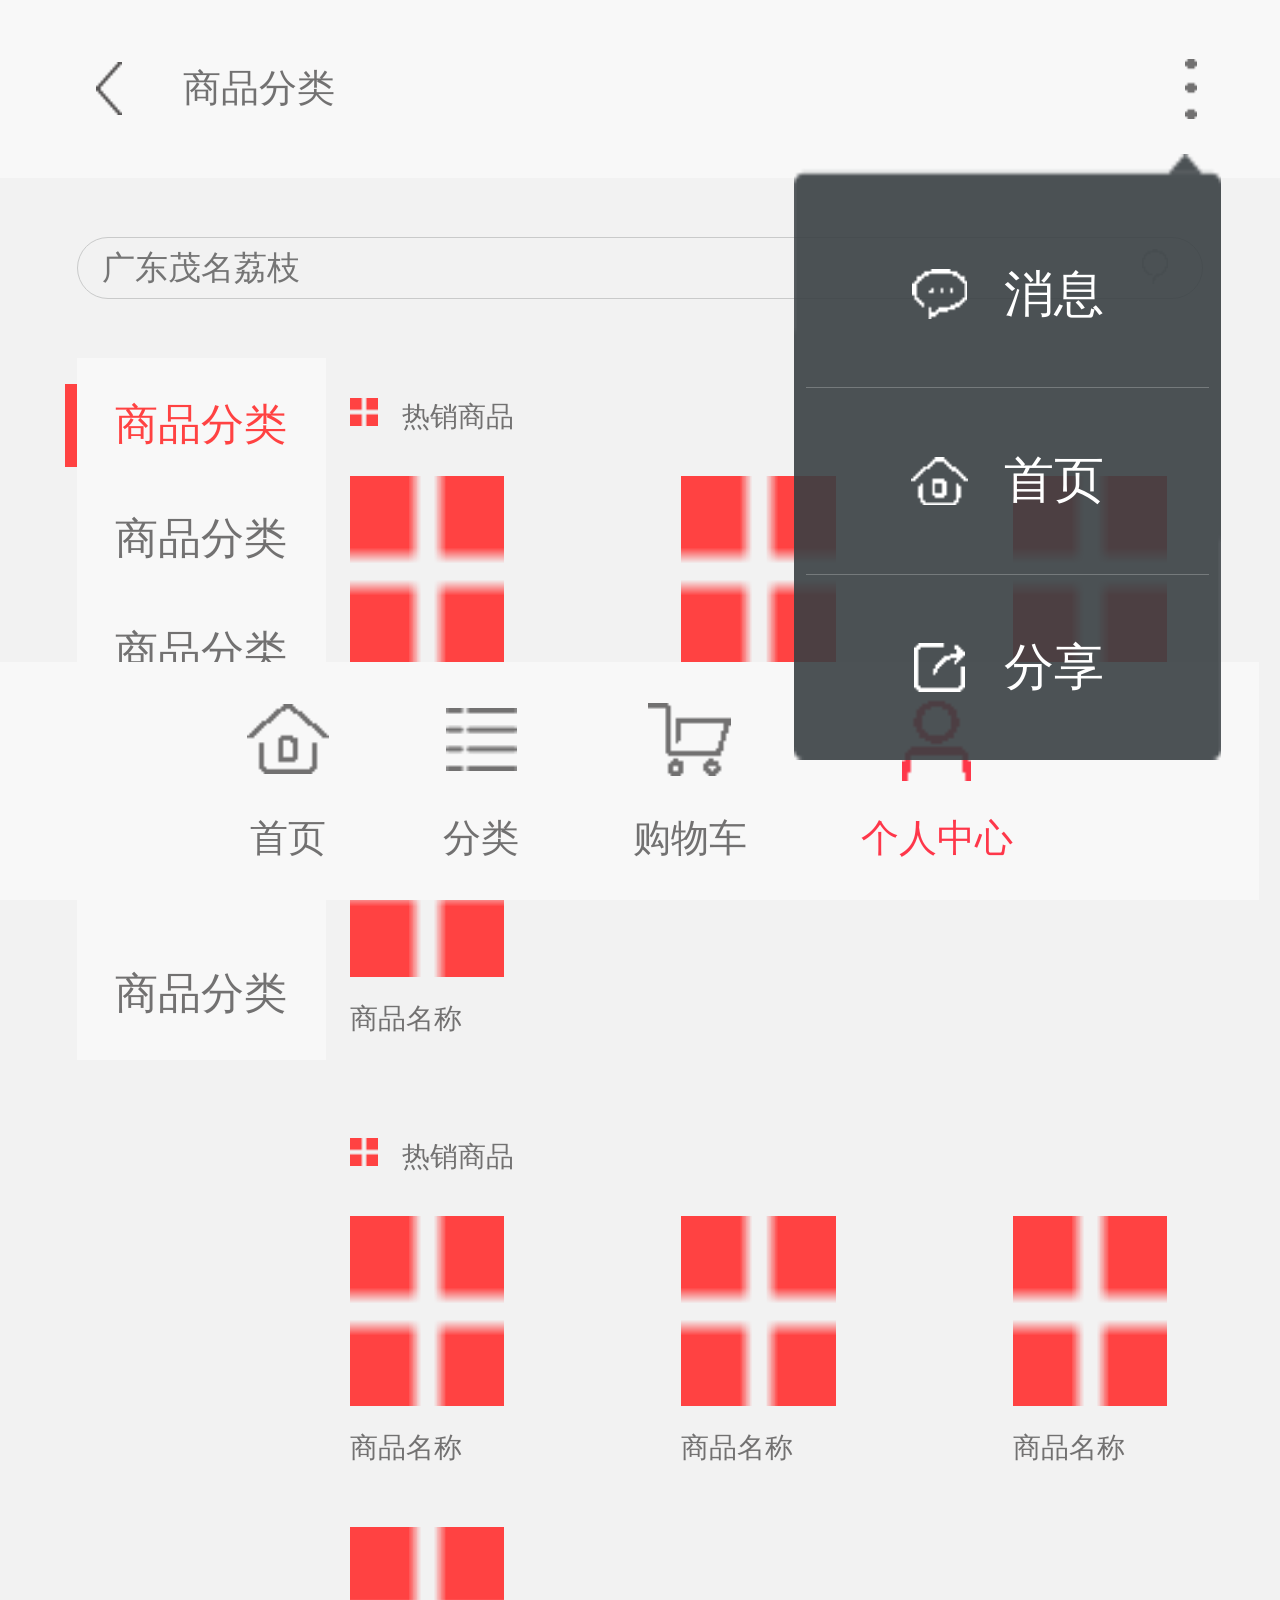
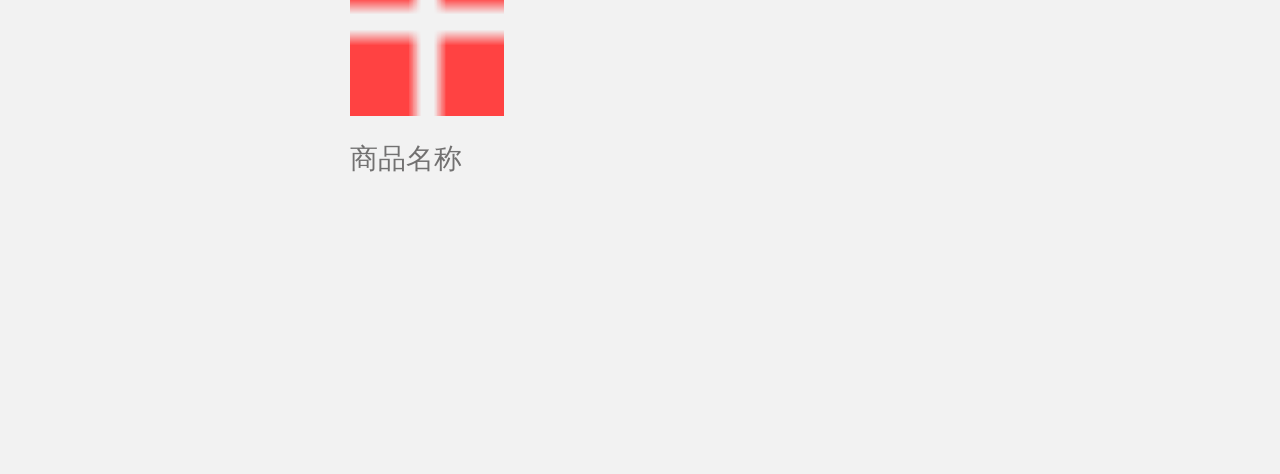
<file: html/goodsclass.html>
<!doctype html>
<html>
<head>
<meta charset="utf-8">
<title>商品分类</title>
<meta http-equiv = "X-UA-Compatible" content = "IE=edge,chrome=1" />
  <meta name="apple-mobile-web-app-capable" content="yes" />
  <meta name="apple-touch-fullscreen" content="yes" />
  <meta name="viewport" content="width=device-width,initial-scale=1,maximum-scale=1,minimum-scale=1,user-scalable=no">
  <meta content="telephone=no" name="format-detection" />
  <meta content="email=no" name="format-detection" />
  <link href="../css/base.css" rel="stylesheet" type="text/css">
  <link href="../css/main.css" rel="stylesheet" type="text/css">
  <script src="../js/jquery-1.8.2.min.js" type="javascript"></script>
  <script>
  window.onload = window.onresize = function() {
            var view_width = document.getElementsByTagName('html')[0].getBoundingClientRect().width;
            var _html = document.getElementsByTagName('html')[0];
            _html.style.fontSize = view_width / 20 + 'px';
            // $(".warp").show();
      }
  </script>
</head>


<body>
  <div class="wrap">
    <div class="header clearfix">
      <a href="javascript:;" class="return left"></a>
      <span class="goods-cat left">商品分类</span>
      <div class="index-list right">
        <i class="logo"></i>
        <ul class="list-content">
          <li class="message"><span></span><i>消息</i></li>
          <li class="home"><span></span><i>首页</i></li>
          <li class="share"><span></span><i>分享</i></li>
        </ul>
      </div>  
    </div>
    <div class="search-box">
      <p class="search">
        <input type="text" placeholder="广东茂名荔枝">
        <a href="javascript:;"></a>
      </p>
    </div>
    <div class="goods-box clearfix">
      <ul class="goods-left left">
        <li class="active"><i></i>商品分类</li>
        <li><i></i>商品分类</li>
        <li><i></i>商品分类</li>
        <li><i></i>商品分类</li>
        <li><i></i>商品分类</li>
        <li><i></i>商品分类</li>
      </ul>
      <div class="goods-right">
        <div class="item">
          <p class="title"><i></i>热销商品</p>
          <div class="good-show">
            <div class="good">
              <img src="../images/p-title.png" alt="">
              <p>商品名称</p>
            </div>
            <div class="good">
              <img src="../images/p-title.png" alt="">
              <p>商品名称</p>
            </div>
            <div class="good">
              <img src="../images/p-title.png" alt="">
              <p>商品名称</p>
            </div>
            <div class="good">
              <img src="../images/p-title.png" alt="">
              <p>商品名称</p>
            </div>
          </div>  
        </div>
        <div class="item">
          <p class="title"><i></i>热销商品</p>
          <div class="good-show">
            <div class="good">
              <img src="../images/p-title.png" alt="">
              <p>商品名称</p>
            </div>
            <div class="good">
              <img src="../images/p-title.png" alt="">
              <p>商品名称</p>
            </div>
            <div class="good">
              <img src="../images/p-title.png" alt="">
              <p>商品名称</p>
            </div>
            <div class="good">
              <img src="../images/p-title.png" alt="">
              <p>商品名称</p>
            </div>
          </div>  
        </div>

      </div>
    </div>
    <div class="footer">
      <a class="home " href="javascript:;">
        <span></span>
        <i>首页</i>
      </a>
      <a class="fenlei " href="javascript:;">
        <span></span>
        <i>分类</i>
      </a>
      <a class="car " href="javascript:;">
        <span></span>
        <i>购物车</i>
      </a>
      <a class="center active" href="javascript:;">
        <span></span>
        <i>个人中心</i>
      </a>
    </div>

  </div>
</body>
</html>
</file>
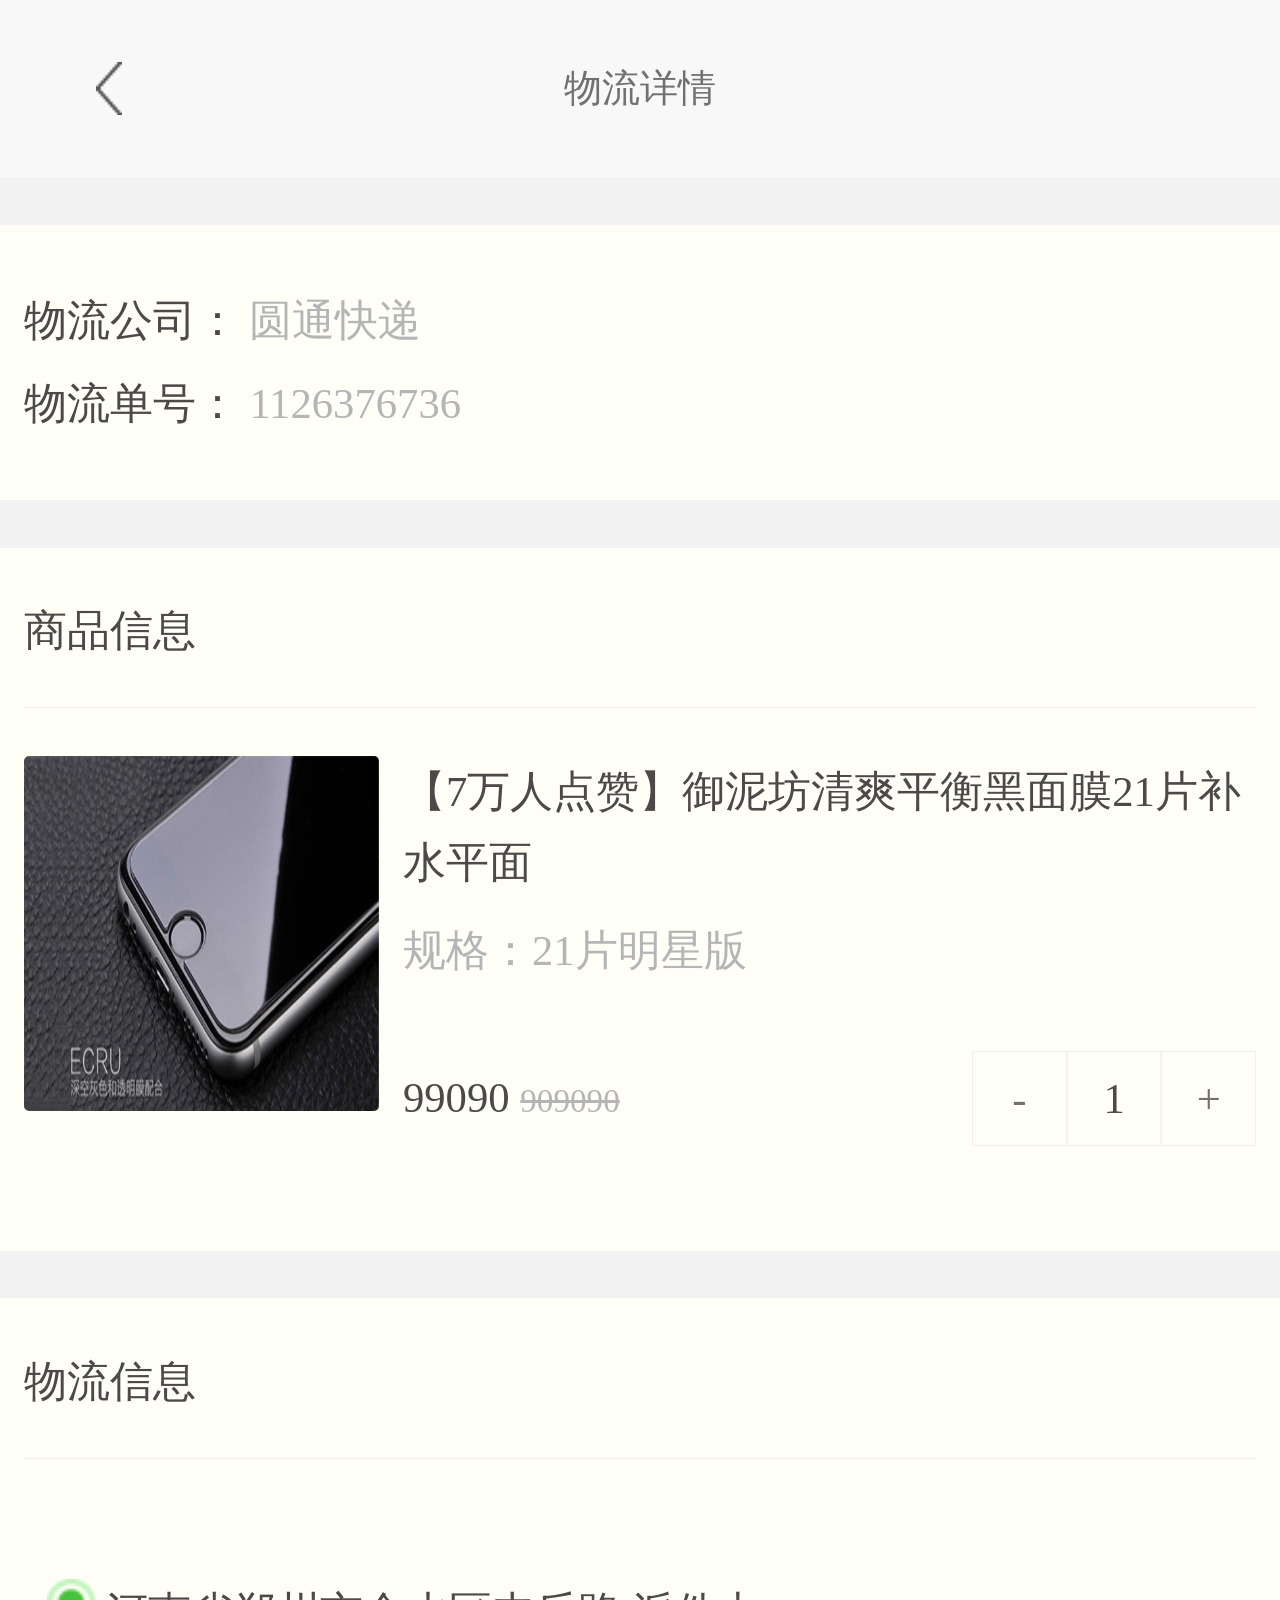
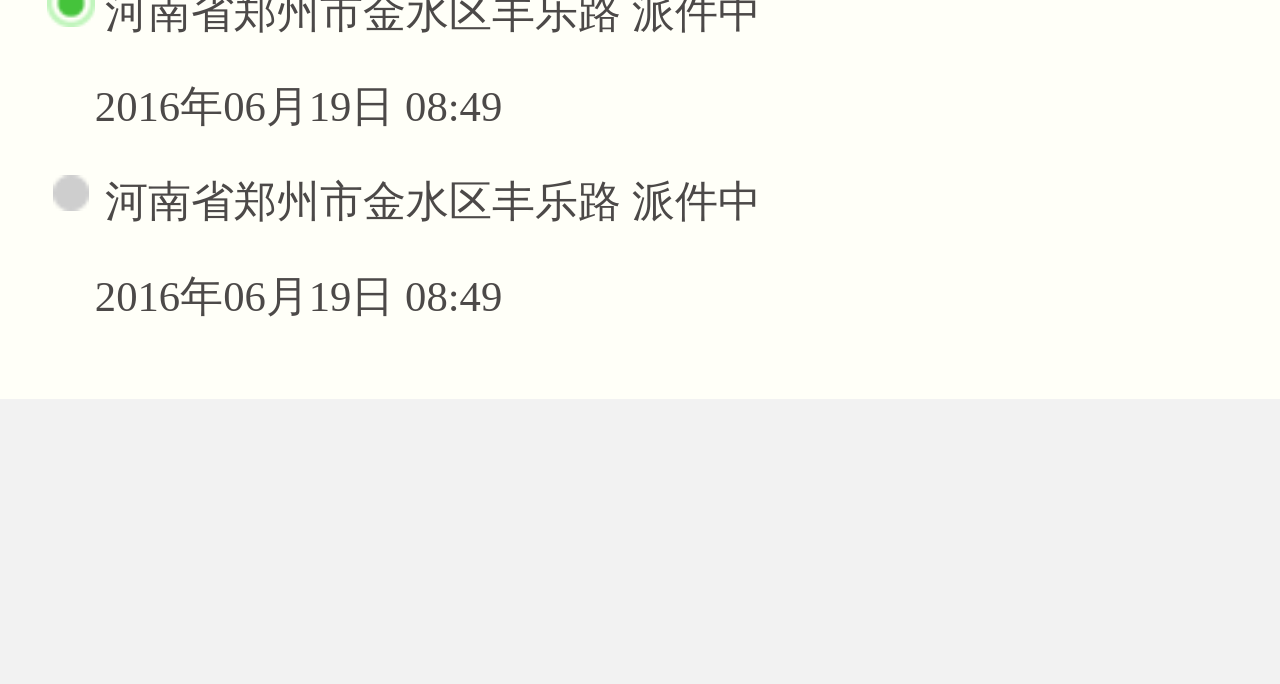
<file: html/logistique.html>
<!doctype html>
<html>
<head>
<meta charset="utf-8">
<title>物流详情</title>
<meta http-equiv = "X-UA-Compatible" content = "IE=edge,chrome=1" />
  <meta name="apple-mobile-web-app-capable" content="yes" />
  <meta name="apple-touch-fullscreen" content="yes" />
  <meta name="viewport" content="width=device-width,initial-scale=1,maximum-scale=1,minimum-scale=1,user-scalable=no">
  <meta content="telephone=no" name="format-detection" />
  <meta content="email=no" name="format-detection" />
  <link href="../css/base.css" rel="stylesheet" type="text/css">
  <link href="../css/main.css" rel="stylesheet" type="text/css">
  <script src="../js/jquery-1.8.2.min.js" type="javascript"></script>
  <script>
  window.onload = window.onresize = function() {
            var view_width = document.getElementsByTagName('html')[0].getBoundingClientRect().width;
            var _html = document.getElementsByTagName('html')[0];
            _html.style.fontSize = view_width / 20 + 'px';
            // $(".warp").show();
      }
  </script>
</head>


<body>
  <div class="wrap wl-wrap">
    <div class="header clearfix">
      <a href="javascript:;" class="return left"></a>
      <p class="center">物流详情</p>
    </div>
   <div class="item">
     <div class="item-head item-common">
       <p>
        <span>物流公司：</span>
        <i>圆通快递</i>
      </p>
      <p>
        <span>物流单号：</span>
        <i>1126376736</i>
      </p>
     </div>
     <div class="item-common item-content">
       <p class="title">商品信息</p>
       <div class="goodmess clearfix">
         <img src="../images/demo.jpg"  alt="">
         <div class="gooddes">
           <h2>【7万人点赞】御泥坊清爽平衡黑面膜21片补水平面</h2>
           <p class="fu-title">规格：21片明星版</p>
           <dl class="clearfix">
             <dt class="left">
               <span>99090</span>
               <i>909090</i>
             </dt>
             <dd>
               <a href="javascript:;">-</a>
               <span>1</span>
               <a href="javascript:;">+</a>
             </dd>
           </dl>
         </div>
         
       </div>
     </div>
     <div class="item-common item-footer">
       <p class="title">物流信息</p>
       <ul>
         <li class="active">
          <h2>
            <span></span>
            <em>河南省郑州市金水区丰乐路 派件中</em>
          </h2>
          <i>2016年06月19日 08:49</i>
         </li>
         <li class="">
          <h2>
            <span></span>
            <em>河南省郑州市金水区丰乐路 派件中</em>
          </h2>
          <i>2016年06月19日 08:49</i>
         </li>
       </ul>
     </div>
   </div>
  

  </div>
</body>
</html>
</file>
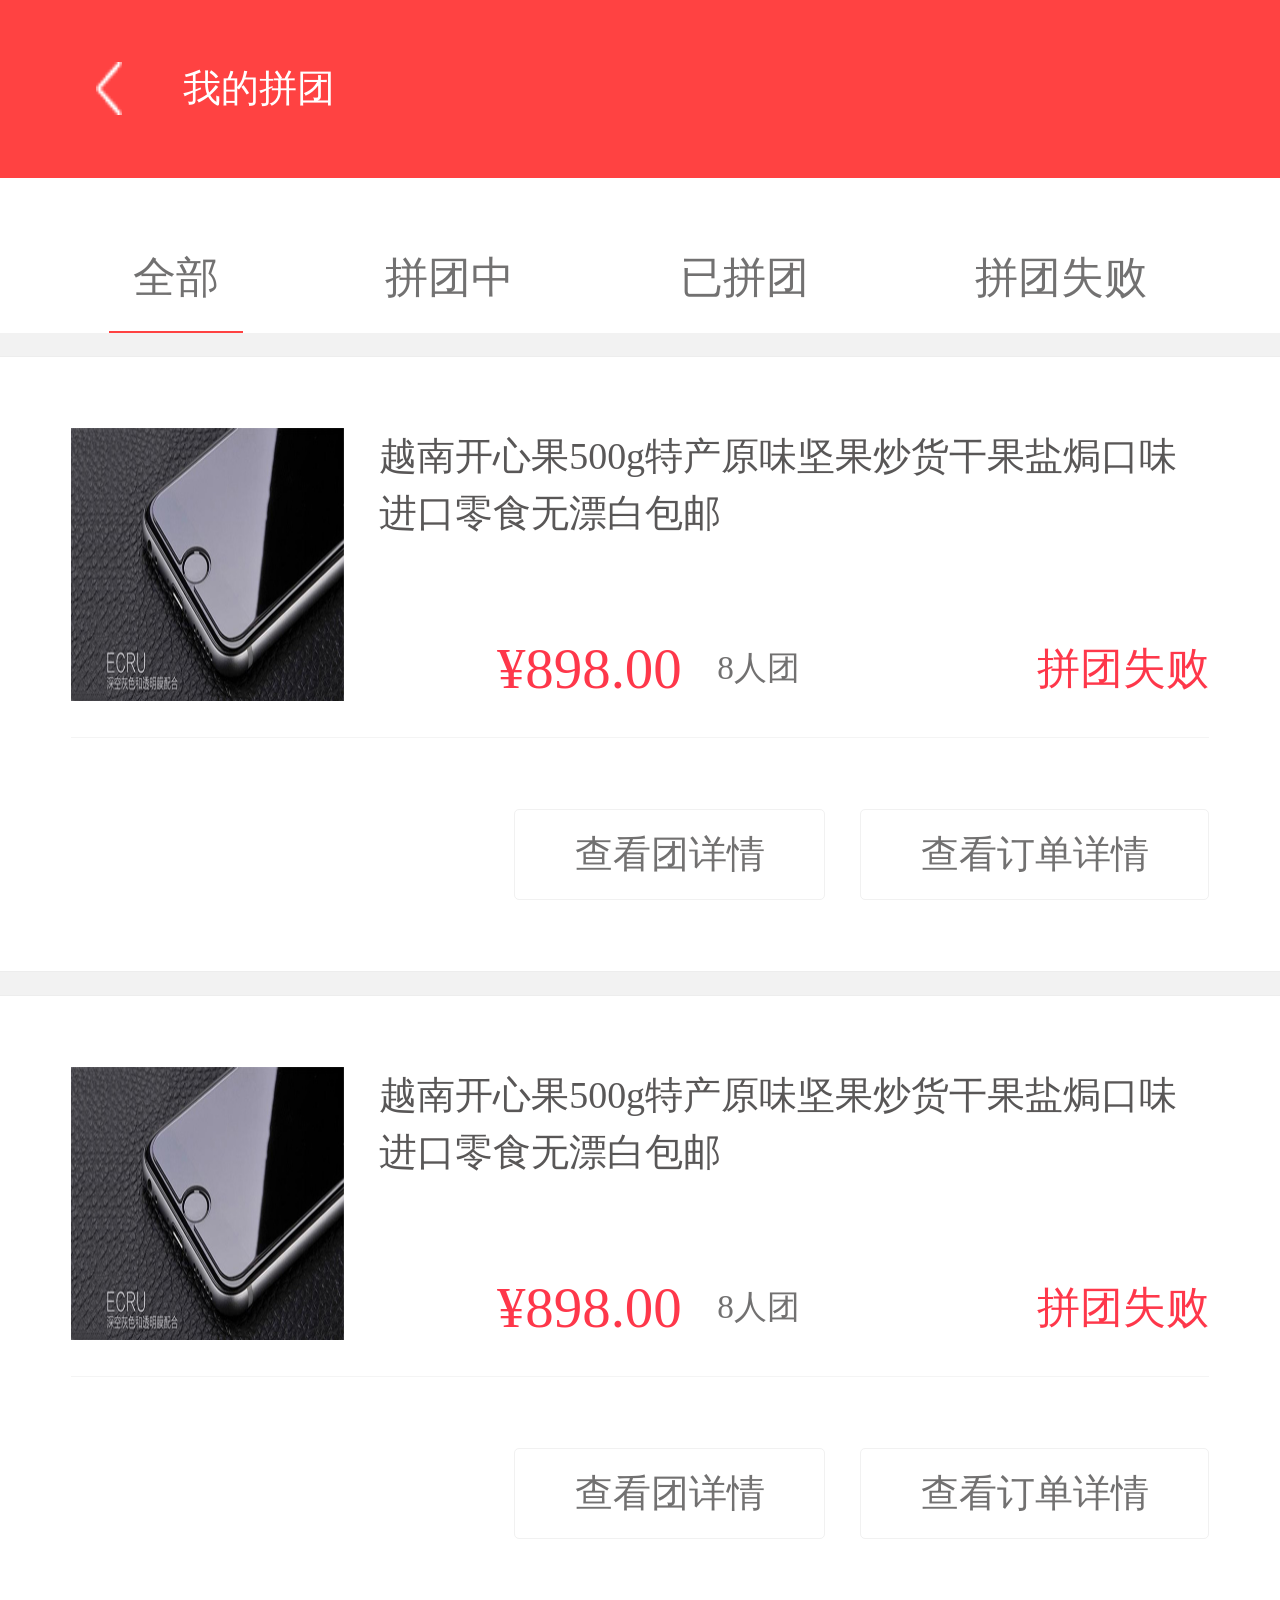
<file: html/mineT.html>
<!doctype html>
<html>
<head>
<meta charset="utf-8">
<title>我的拼团</title>
<meta http-equiv = "X-UA-Compatible" content = "IE=edge,chrome=1" />
  <meta name="apple-mobile-web-app-capable" content="yes" />
  <meta name="apple-touch-fullscreen" content="yes" />
  <meta name="viewport" content="width=device-width,initial-scale=1,maximum-scale=1,minimum-scale=1,user-scalable=no">
  <meta content="telephone=no" name="format-detection" />
  <meta content="email=no" name="format-detection" />
  <link href="../css/base.css" rel="stylesheet" type="text/css">
  <link href="../css/main.css" rel="stylesheet" type="text/css">
  <script src="../js/jquery-1.8.2.min.js" type="javascript"></script>
  <script>
  window.onload = window.onresize = function() {
            var view_width = document.getElementsByTagName('html')[0].getBoundingClientRect().width;
            var _html = document.getElementsByTagName('html')[0];
            _html.style.fontSize = view_width / 20 + 'px';
            // $(".warp").show();
      }
  </script>
</head>


<body>
  <div class="wrap mine-wrap">
    <div class="header header-red clearfix">
      <a href="javascript:;" class="return left"></a>
      <span class="goods-cat left">我的拼团</span>
    </div>

    <div class="minepin">
      <header>
        <p>
          <a class="active" href="javascript:;">全部</a>
          <a href="javascript:;">拼团中</a>
          <a href="javascript:;">已拼团</a>
          <a href="javascript:;">拼团失败</a>
        </p>
      </header>
      <div class="item">
        <dl>
          <dt>
            <img src="../images/demo.jpg" alt="">
          </dt>
          <dd>
            <h2>越南开心果500g特产原味坚果炒货干果盐焗口味 进口零食无漂白包邮</h2>
            <p>
              <span>¥898.00</span>
              <em>8人团</em>
              <i>拼团失败</i>
            </p>
          </dd>
        </dl>
        <div class="btn">
          <a href="javacript:;">查看团详情</a>
          <a href="javacript:;">查看订单详情</a>
        </div>
      </div>
      <div class="item">
        <dl>
          <dt>
            <img src="../images/demo.jpg" alt="">
          </dt>
          <dd>
            <h2>越南开心果500g特产原味坚果炒货干果盐焗口味 进口零食无漂白包邮</h2>
            <p>
              <span>¥898.00</span>
              <em>8人团</em>
              <i>拼团失败</i>
            </p>
          </dd>
        </dl>
        <div class="btn">
          <a href="javacript:;">查看团详情</a>
          <a href="javacript:;">查看订单详情</a>
        </div>
      </div>
    </div>

  </div>
</body>
</html>
</file>
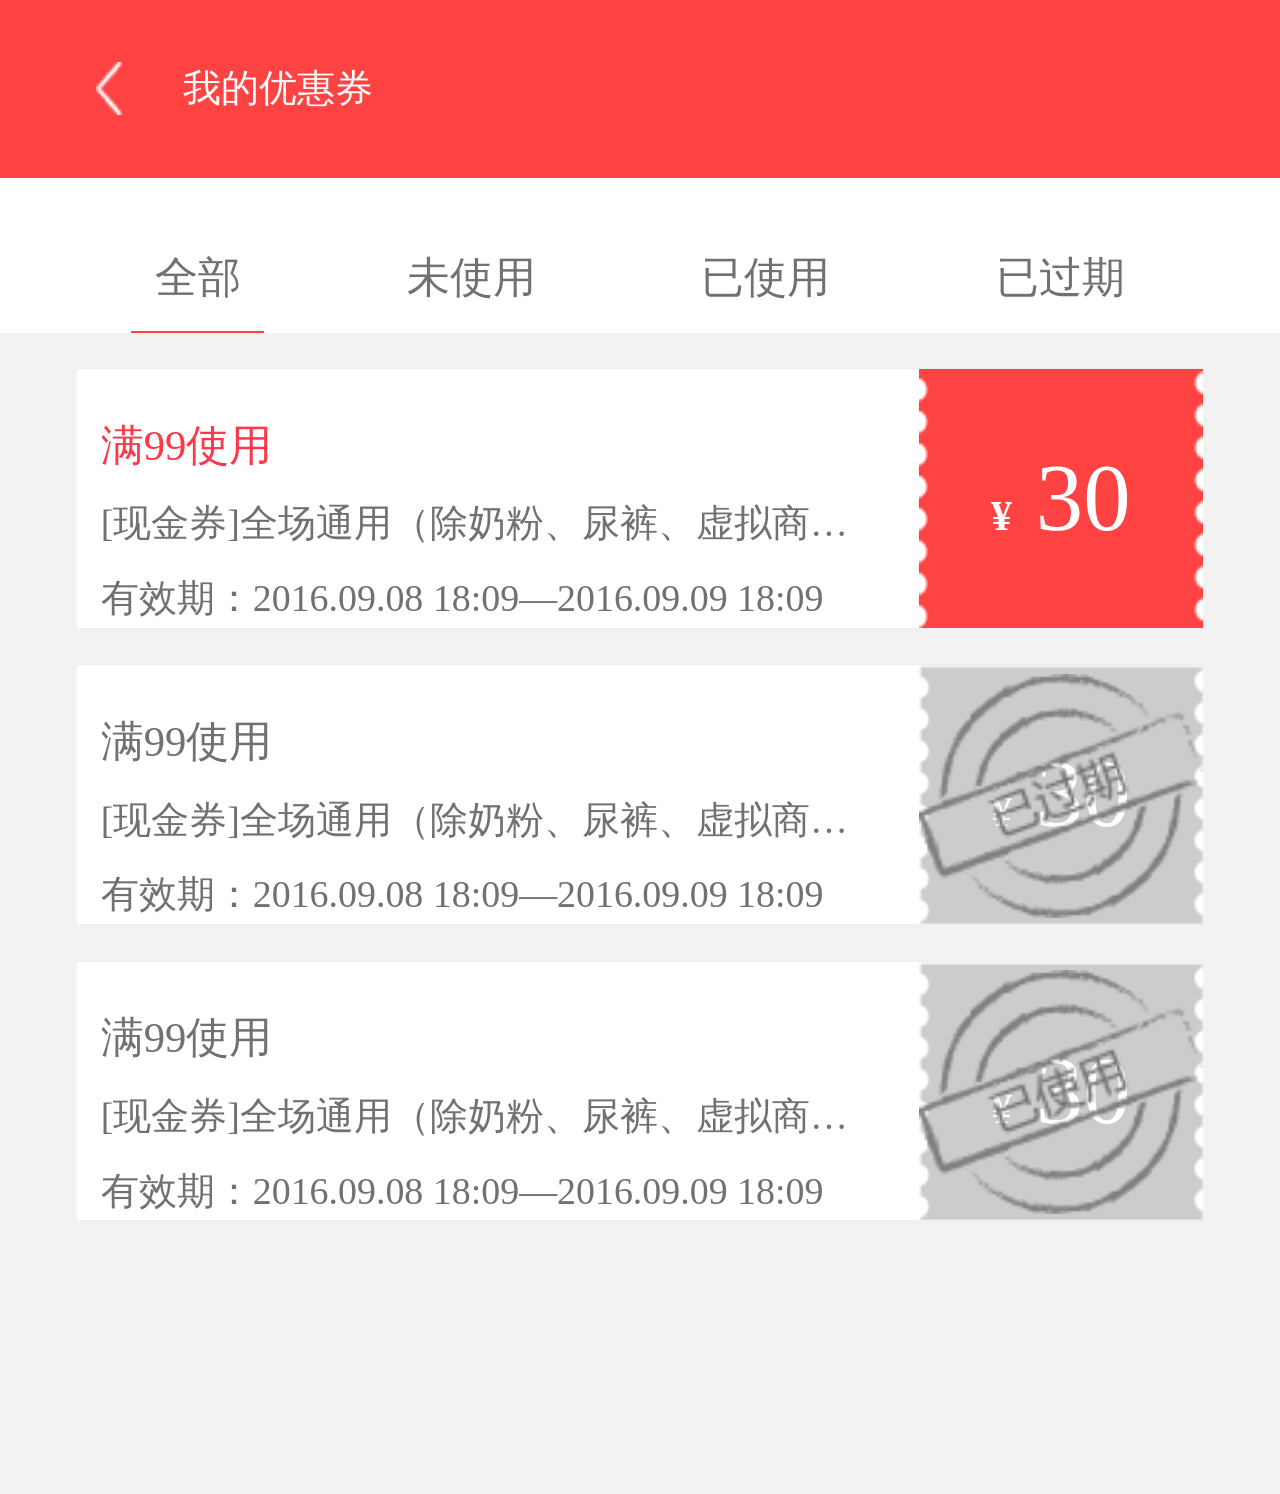
<file: html/mineYou.html>
<!doctype html>
<html>
<head>
<meta charset="utf-8">
<title>我的优惠券</title>
<meta http-equiv = "X-UA-Compatible" content = "IE=edge,chrome=1" />
  <meta name="apple-mobile-web-app-capable" content="yes" />
  <meta name="apple-touch-fullscreen" content="yes" />
  <meta name="viewport" content="width=device-width,initial-scale=1,maximum-scale=1,minimum-scale=1,user-scalable=no">
  <meta content="telephone=no" name="format-detection" />
  <meta content="email=no" name="format-detection" />
  <link href="../css/base.css" rel="stylesheet" type="text/css">
  <link href="../css/main.css" rel="stylesheet" type="text/css">
  <script src="../js/jquery-1.8.2.min.js" type="javascript"></script>
  <script>
  window.onload = window.onresize = function() {
            var view_width = document.getElementsByTagName('html')[0].getBoundingClientRect().width;
            var _html = document.getElementsByTagName('html')[0];
            _html.style.fontSize = view_width / 20 + 'px';
            // $(".warp").show();
      }
  </script>
</head>


<body>
  <div class="wrap mine-wrap">
    <div class="header header-red clearfix">
      <a href="javascript:;" class="return left"></a>
      <span class="goods-cat left">我的优惠券</span>
    </div>
    <div>
      <header>
        <p>
          <a class="active" href="javascript:;">全部</a>
          <a href="javascript:;">未使用</a>
          <a href="javascript:;">已使用</a>
          <a href="javascript:;">已过期</a>
        </p>
      </header>
      <div class="quans">
        <div class="item item-red">
          <div class="des-left">
            <h2>满99使用</h2>
            <p>[现金券]全场通用（除奶粉、尿裤、虚拟商…</p>
            <i>有效期：2016.09.08 18:09—2016.09.09 18:09</i>
          </div>
          <div class="des-right">
            <span>¥</span><i>30</i>
            <strong></strong>
          </div>
        </div>
        <div class="item item-guoqi">
          <div class="des-left">
            <h2>满99使用</h2>
            <p>[现金券]全场通用（除奶粉、尿裤、虚拟商…</p>
            <i>有效期：2016.09.08 18:09—2016.09.09 18:09</i>
            <strong></strong>
          </div>
          <div class="des-right">
            <span>¥</span><i>30</i>
            <strong></strong>
          </div>
        </div>
        <div class="item item-shiyong">
          <div class="des-left">
            <h2>满99使用</h2>
            <p>[现金券]全场通用（除奶粉、尿裤、虚拟商…</p>
            <i>有效期：2016.09.08 18:09—2016.09.09 18:09</i>
            <strong></strong>
          </div>
          <div class="des-right">
            <span>¥</span><i>30</i>
            <strong></strong>
          </div>
        </div>
      </div>
    </div>  

  </div>
</body>
</html>
</file>
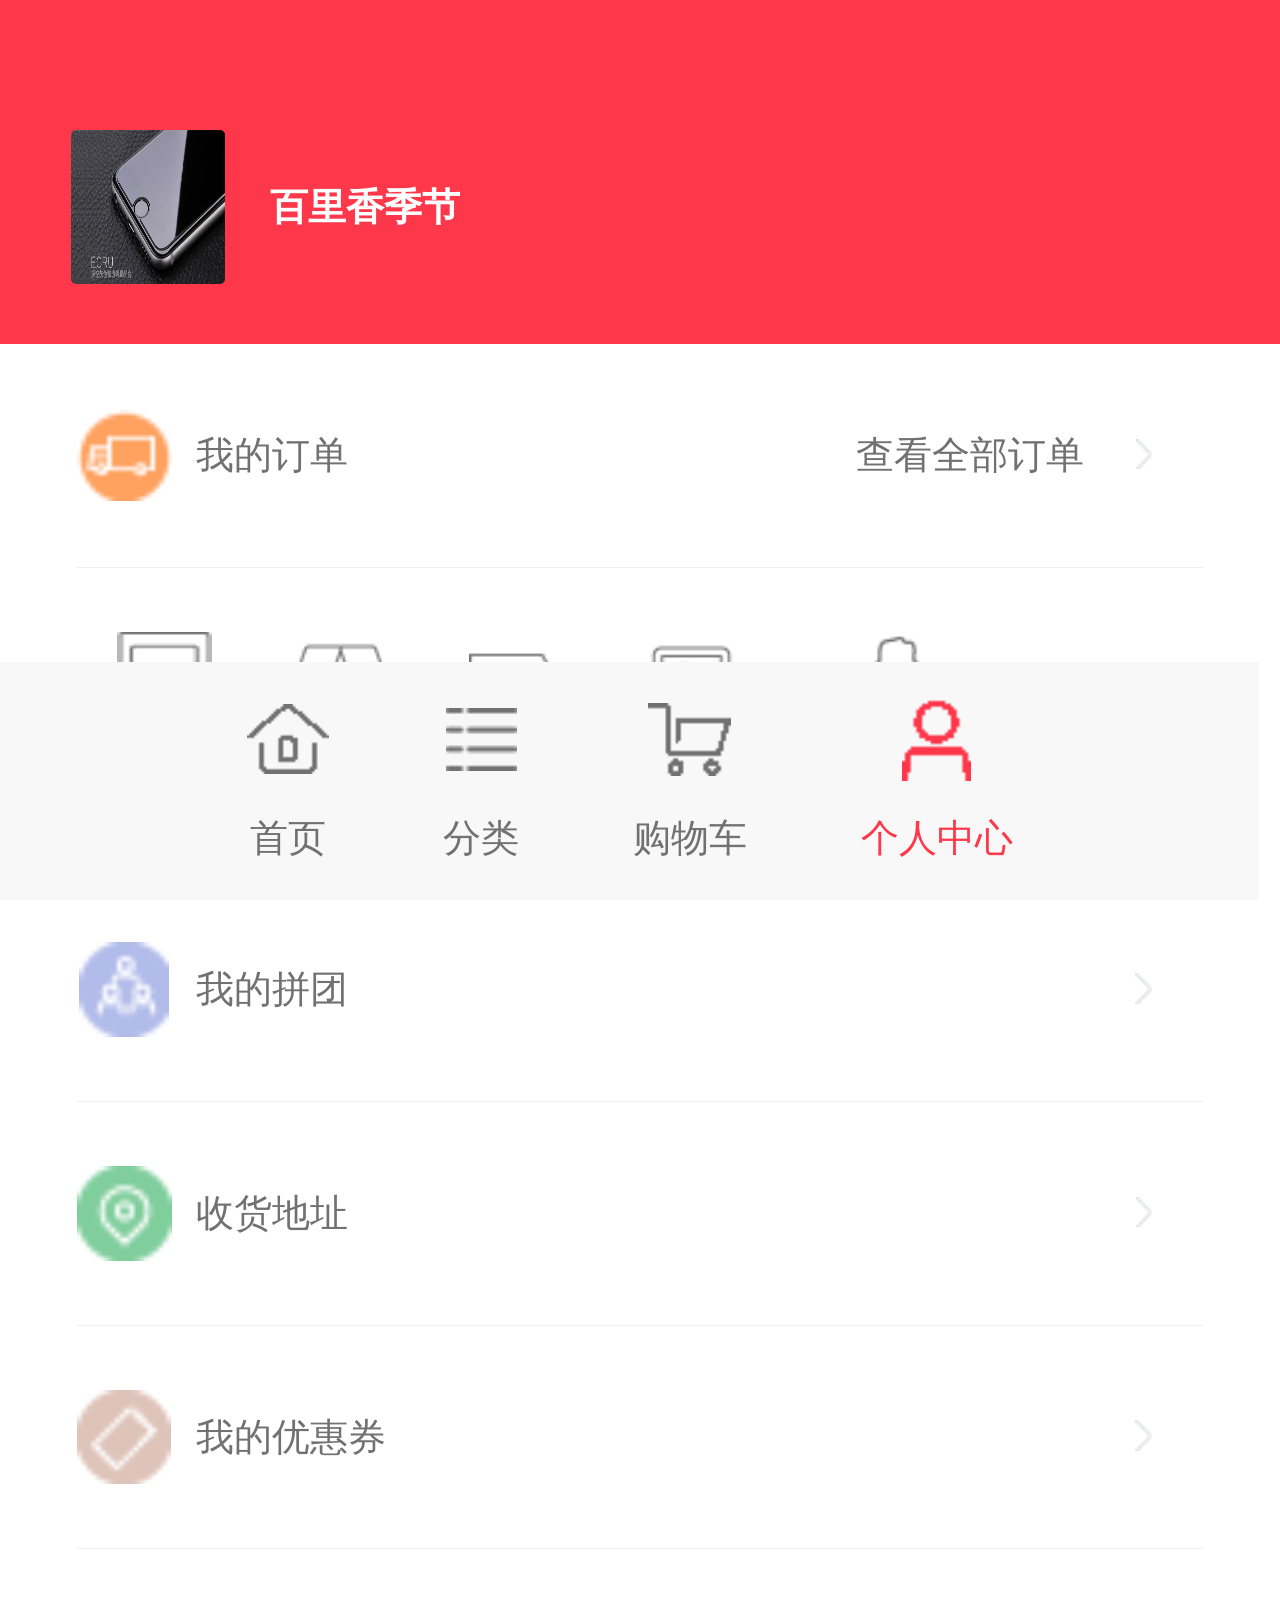
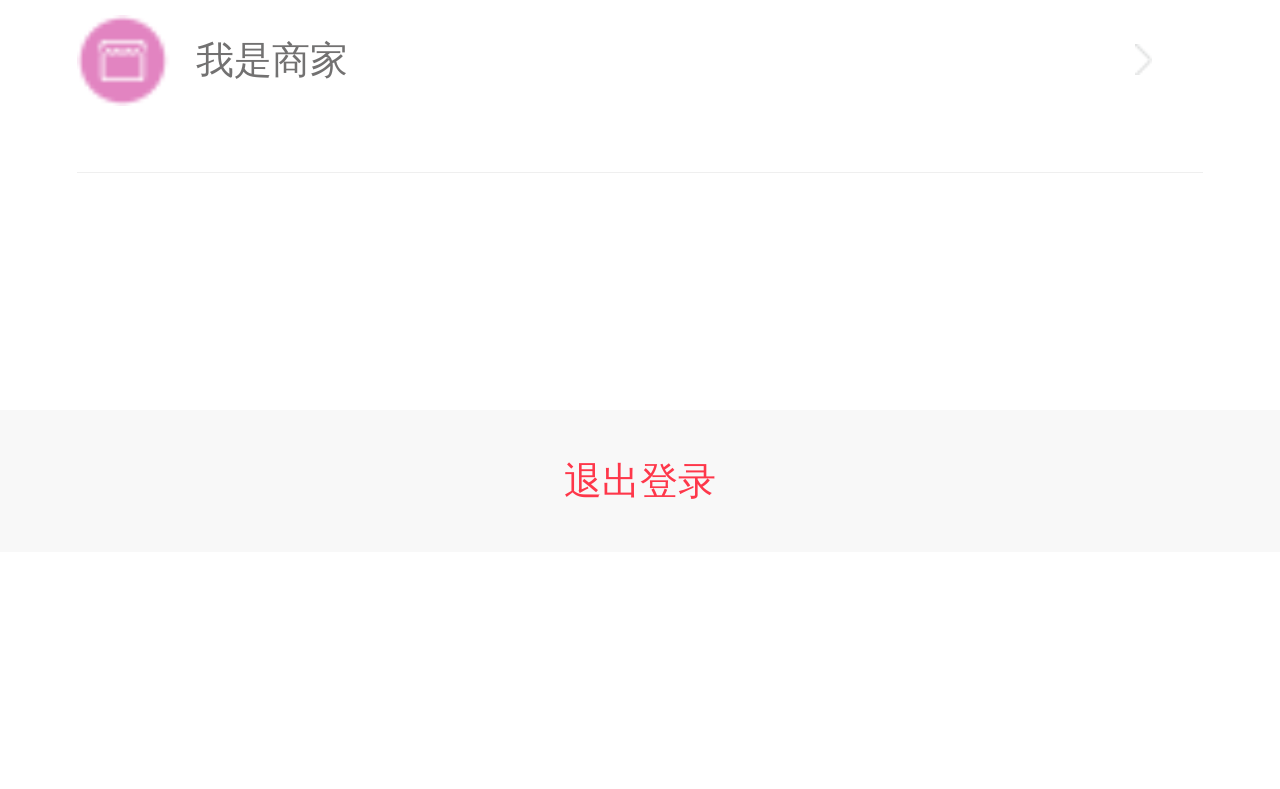
<file: html/personal-center.html>
<!doctype html>
<html>
<head>
<meta charset="utf-8">
<title>个人中心</title>
<meta http-equiv = "X-UA-Compatible" content = "IE=edge,chrome=1" />
  <meta name="apple-mobile-web-app-capable" content="yes" />
  <meta name="apple-touch-fullscreen" content="yes" />
  <meta name="viewport" content="width=device-width,initial-scale=1,maximum-scale=1,minimum-scale=1,user-scalable=no">
  <meta content="telephone=no" name="format-detection" />
  <meta content="email=no" name="format-detection" />
  <link href="../css/base.css" rel="stylesheet" type="text/css">
  <link href="../css/main.css" rel="stylesheet" type="text/css">
  <script src="../js/jquery-1.8.2.min.js" type="javascript"></script>
  <script>
  window.onload = window.onresize = function() {
            var view_width = document.getElementsByTagName('html')[0].getBoundingClientRect().width;
            var _html = document.getElementsByTagName('html')[0];
            _html.style.fontSize = view_width / 20 + 'px';
            // $(".warp").show();
      }
  </script>
</head>


<body>
  <div class="wrap personal-wrap">
    <div class="personal-header clearfix">
      <img src="../images/demo.jpg" alt="">
      <span>百里香季节</span>
    </div> 

    <dl class="personal-center">
      <dt>
        <div class="menu clearfix">
          <a href="javascript:;">
            <span class="dingd"></span>
            <i>我的订单</i>
            <strong href="javascript:;" class="right see">查看全部订单<em></em></strong>
          </a>
        </div>
        <div class="menudes clearfix">
          <a href="javacript:;">
            <img src="../images/center-pay.png" alt="">
            <p>待付款</p>
          </a>
           <a href="javacript:;">
            <img src="../images/center-fa.png" alt="">
            <p>待发货</p>
          </a>
           <a href="javacript:;">
            <img src="../images/center-shou.png" alt="">
            <p>待收货</p>
          </a>
           <a href="javacript:;">
            <img src="../images/center-ping.png" alt="">
            <p>待评价</p>
          </a>
           <a href="javacript:;">
            <img src="../images/center-hou.png" alt="">
            <p>退款／售后</p>
          </a>
        </div>
      </dt>
      <dd class="menu clearfix">
        <a href="javascript:;">
          <span class="pin"></span>
          <i>我的拼团</i>
          <em href="javascript:;"></em>
        </a>
      </dd>
      <dd class="menu clearfix">
        <a href="javascript:;">
          <span class="address"></span>
          <i>收货地址</i>
          <em href="javascript:;"></em>
        </a>
      </dd>
      <dd class="menu clearfix">
        <a href="javascript:;">
          <span class="you"></span>
          <i>我的优惠券</i>
          <em href="javascript:;"></em>
        </a>
      </dd>
      <dd class="menu clearfix">
        <a href="javascript:;">
          <span class="shop"></span>
          <i>我是商家</i>
          <em href="javascript:;"></em>
        </a>
      </dd>
    </dl>
    <a href="javascript:;" class="quite">退出登录</a>
    
    <div class="footer">
      <a class="home " href="javascript:;">
        <span></span>
        <i>首页</i>
      </a>
      <a class="fenlei " href="javascript:;">
        <span></span>
        <i>分类</i>
      </a>
      <a class="car " href="javascript:;">
        <span></span>
        <i>购物车</i>
      </a>
      <a class="center active" href="javascript:;">
        <span></span>
        <i>个人中心</i>
      </a>
    </div>

  </div>
</body>
</html>
</file>
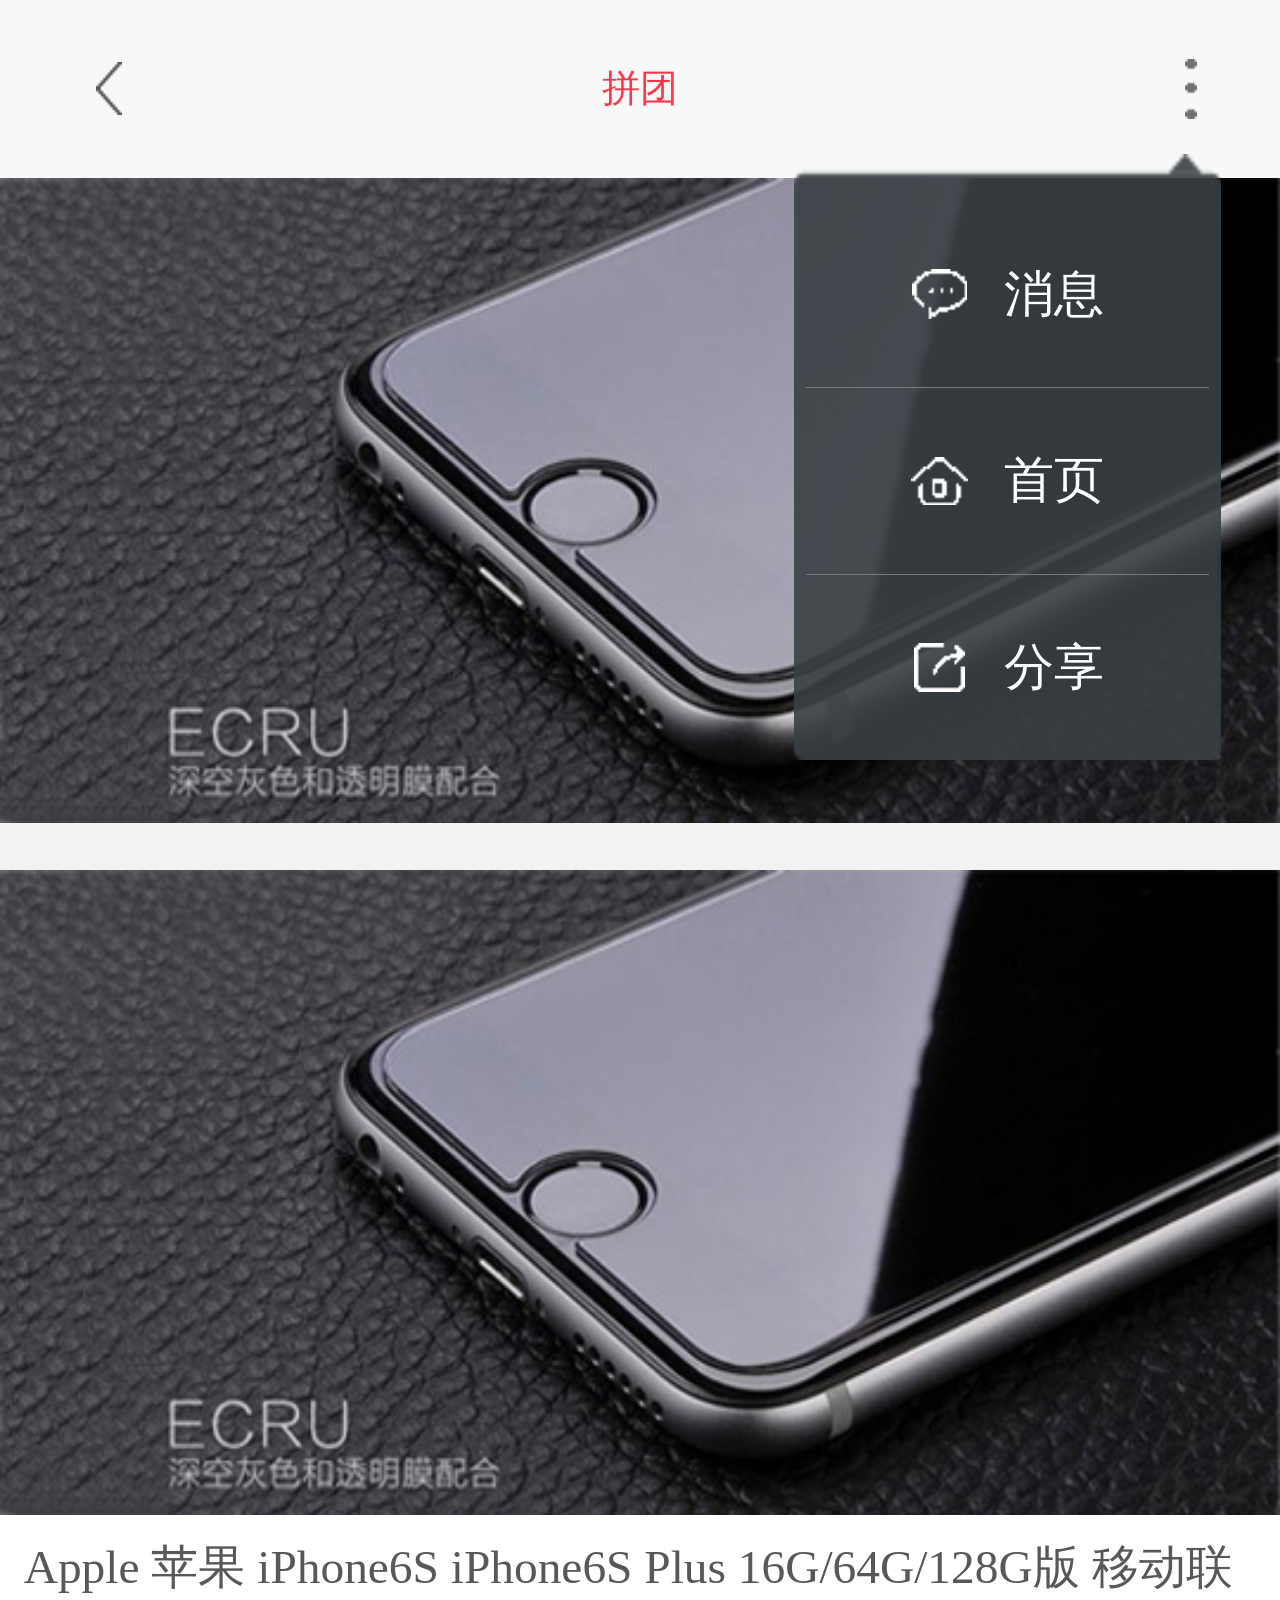
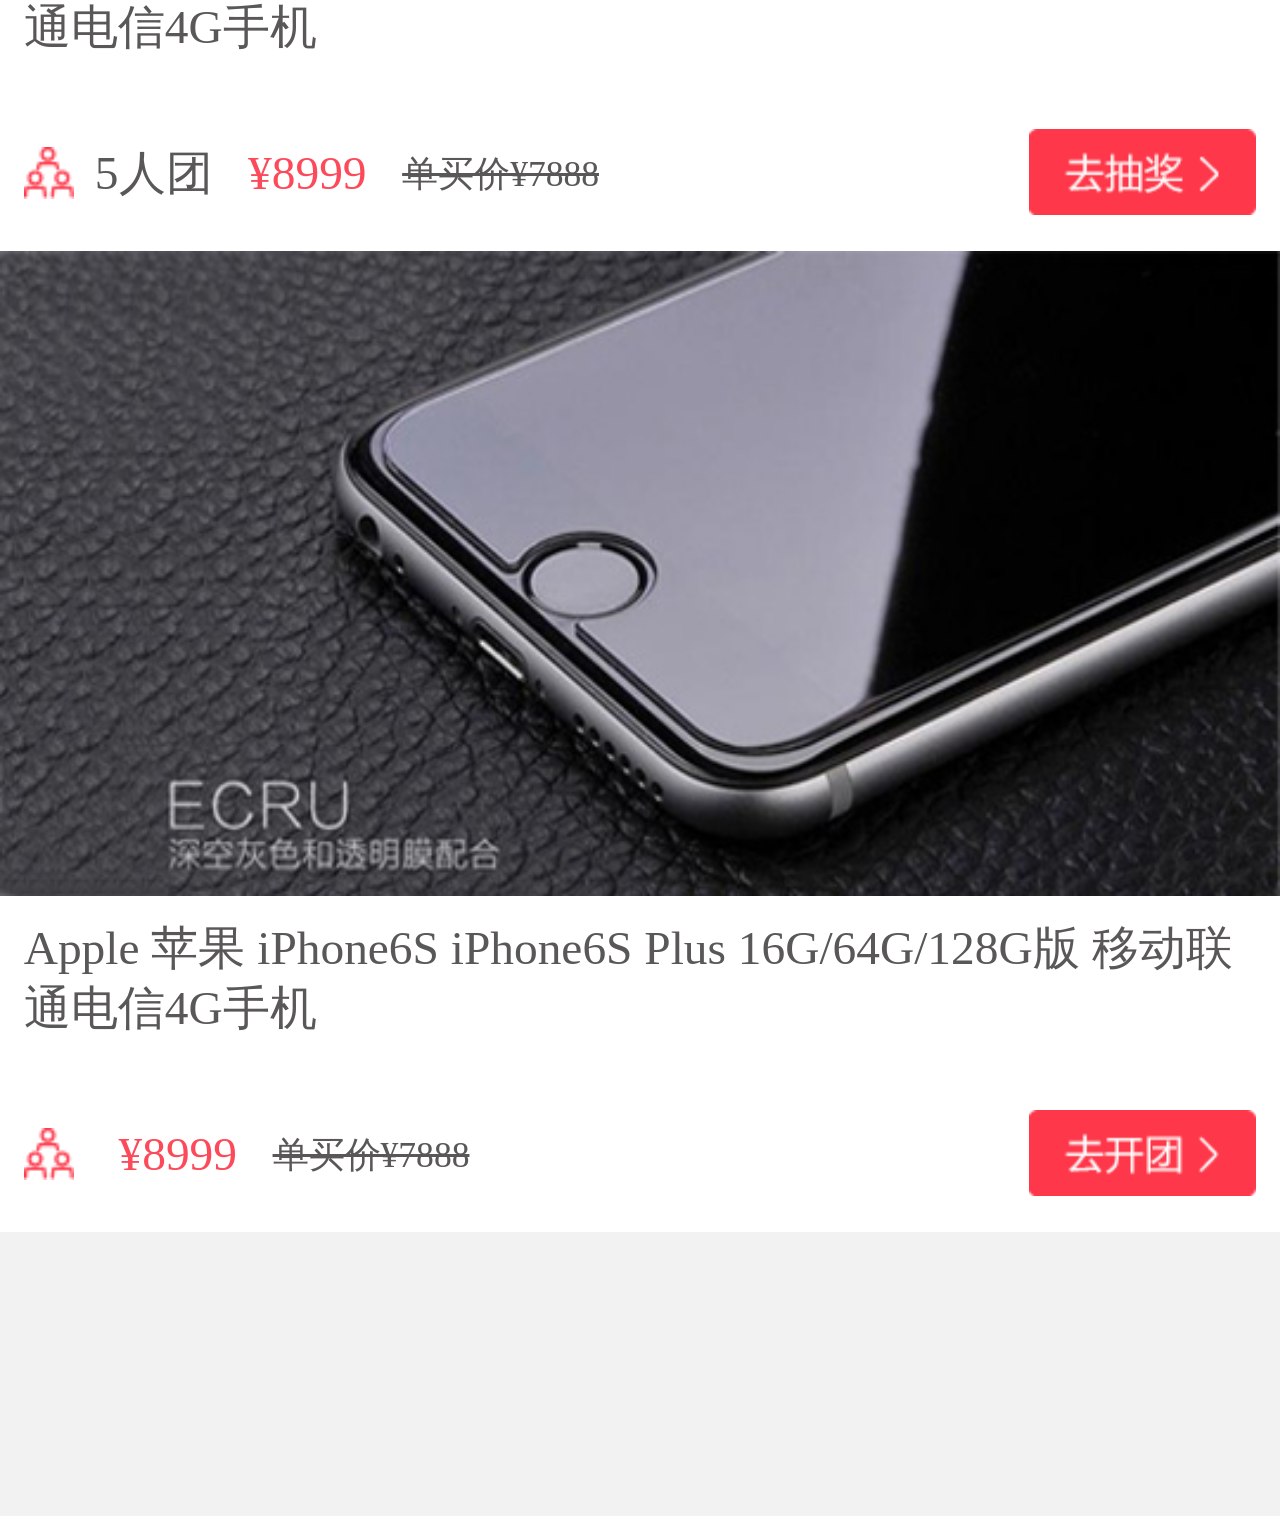
<file: html/pin－index.html>
<!doctype html>
<html>
<head>
<meta charset="utf-8">
<title>拼团首页</title>
<meta http-equiv = "X-UA-Compatible" content = "IE=edge,chrome=1" />
  <meta name="apple-mobile-web-app-capable" content="yes" />
  <meta name="apple-touch-fullscreen" content="yes" />
  <meta name="viewport" content="width=device-width,initial-scale=1,maximum-scale=1,minimum-scale=1,user-scalable=no">
  <meta content="telephone=no" name="format-detection" />
  <meta content="email=no" name="format-detection" />
  <link href="../css/base.css" rel="stylesheet" type="text/css">
  <link href="../css/main.css" rel="stylesheet" type="text/css">
  <script src="../js/jquery-1.8.2.min.js" type="javascript"></script>
  <script>
  window.onload = window.onresize = function() {
            var view_width = document.getElementsByTagName('html')[0].getBoundingClientRect().width;
            var _html = document.getElementsByTagName('html')[0];
            _html.style.fontSize = view_width / 20 + 'px';
            // $(".warp").show();
      }
  </script>
</head>


<body>
  <div class="wrap index-wrap">
    <div class="header clearfix">
      <a href="javascript:;" class="return left"></a>
      <p class="center red">拼团</p>
      <div class="index-list right">
        <i class="logo"></i>
        <ul class="list-content">
          <li class="message"><span></span><i>消息</i></li>
          <li class="home"><span></span><i>首页</i></li>
          <li class="share"><span></span><i>分享</i></li>
        </ul>
      </div>  
      
    </div>
    <img class="image-show" src="../images/demo.jpg" alt="">

    <div class="index-item">
      <dl>
        <dt>
          <img class='image-show' src="../images/demo.jpg" alt="">
        </dt>
        <dd>
          <p>Apple 苹果 iPhone6S iPhone6S Plus 16G/64G/128G版 移动联通电信4G手机 </p>
        </dd>
        <dd class="descript">
          <p>
            <em>5人团</em>
            <i>¥8999</i>
            <span>单买价¥7888</span>
          </p>
          <a href="javascript:;" class="btn prize"></a>
        </dd>
      </dl>
      <dl>
        <dt>
          <img class='image-show' src="../images/demo.jpg" alt="">
        </dt>
        <dd>
          <p>Apple 苹果 iPhone6S iPhone6S Plus 16G/64G/128G版 移动联通电信4G手机 </p>
        </dd>
        <dd class="descript">
          <p>
            <em></em>
            <i>¥8999</i>
            <span>单买价¥7888</span>
          </p>
          <a href="javascript:;" class="btn qiang"></a>
        </dd>
      </dl>
    </div>

  </div>
</body>
</html>
</file>
<file: css/base.css>
body { -webkit-text-size-adjust:100%;-ms-text-size-adjust:100%; }
/*css resert*/
html, body, div, p, span, label, img, a, ol, ul, dl, dt, dd, li, table, tr, td, th, tbody, thead, tfoot, form, fieldset, legent, h1, h2, h3, h4, h5, h6, strong, b, em, blockquote, cite, pre, code, hr, br, input, button, textarea,article, aside, details, figcaption, figure, footer, header, group, menu, nav, section { padding:0px; margin:0px; }

/*禁止iphone字体放大 */
html { -webkit-text-size-adjust: none; }
input{
	border:none;
	outline: none;
	background: transparent;
}
/*input[type=text]:focus{ box-shadow:inset 0 0 3px rgba(153,153,153,.6);}
textarea:focus{ box-shadow:inset 0 0 6px rgba(153,153,153,.6);}*/
textarea{ resize:none;}
/* 要注意表单元素并不继承父级 font 的问题 */
button, input, select, textarea { font: 100% serif; }
img, input, select { vertical-align: middle; }
h1, h2, h3, h4, h5, h6 { font-weight:normal; font-size:1em; }
ol, ul { list-style-type:none; }
table { border-collapse:collapse; border-spacing:0; }
th,caption { text-align:left; }
a img { border:0 none; cursor:pointer; } 
fieldset,img { border:0 none; }
a, input { outline:0 none; }
abbr, acronym { border:0; }
button { outline:0 none; cursor:pointer; }
button::-moz-focus-inner { border:0; }
input::-moz-focus-inner { border:0; }
:focus { outline:0 none; }
caption, cite, code, em, th, var,i { font-weight:normal; font-style:normal; }
a:link, a:visited { text-decoration:none; }
textarea { overflow: auto; vertical-align: top; }
/******常用****/
.clearfix:before,
.clearfix:after { content: " "; display: table; }
.clearfix:after { clear: both; }
.clearfix { display:block; *zoom: 1; }
/*.clearfix { *zoom: 1; }*/
.clear{ clear:both;}


.hidden { display:none; }
.vhidden { visibility:hidden; }
.hide-txt { overflow: hidden; text-indent: 100%; white-space: nowrap; }
.left { float:left; display:inline; }
.right { float:right; display:inline; }
.fnone { float:none; }
.txtleft{ text-align:left; }
.txtright{ text-align:right; }
.txtcenter{ text-align:center; }
.middle { vertical-align:middle; }
.noborder{ border:0 none !important; }
.nobg{ background:none !important; }
.nomargin{ margin:0 !important;}
.sub{ vertical-align:sub; }
.sup{ vertical-align:sup; }
.cursor { cursor:pointer; }
.zoom { zoom:1; }
.vtop { vertical-align:top; }
.bold{ font-weight:bold;}
/******常用颜色*****/
.red { color:#d73d32; }
.orange { color:#ffd800; }
.yellow { color:#ff0; }
.green { color:#080; }
.blue { color:#3dacc2; }
.blue2{ color:#00929e;}
.dark-gray { color:#191919; }
.gray { color:#c9c9c9; }
.an-ccc { color:#ccc; }
.color{ color:#23a18b;}
.fs10{ font-size:10px;}
.fs12{ font-size:12px;}
.fs18{ font-size:18px;}
.fs22{ font-size:22px;}
.txt-indent{ text-indent:3em;}

a{outline:none;blr:expression(this.onFocus=this.blur());}
</file>
<file: css/main.css>
@charset "utf-8";
/* CSS Document */
* {
  box-sizing: border-box;
}
html,
body {
  width: 100%;
  height: 100%;
  color: #727171;
  font-size: 0.59259259rem;
}
a {
  color: #727171;
}
.wrap {
  width: 100%;
  position: relative;
  padding: 2.77777778rem 0rem 3.7037037rem 0rem;
  box-sizing: content-box;
  background-color: #f2f2f2;
  min-height: 100%;
  overflow-x: hidden;
}
.header {
  width: 100%;
  height: 2.77777778rem;
  background-color: #f8f8f8;
  padding: 0rem 0rem 0rem 1.2962963rem;
  position: fixed;
  top: 0;
  left: 0;
  z-index: 999;
}
.header .car {
  float: right;
  height: 2.77777778rem;
  width: 1.11111111rem;
  background: url(../images/car-title.png) no-repeat center center;
  background-size: contain;
  margin-right: 1.11111111rem;
}
.header-red {
  background-color: #ff4242;
  color: #FFF;
}
.header .center {
  width: 100%;
  height: 2.77777778rem;
  line-height: 2.77777778rem;
  position: absolute;
  left: 0;
  top: 0;
  text-align: center;
  z-index: -1;
}
.header .address {
  font-size: 0.59259259rem;
}
.header .address span {
  display: inline-block;
  height: 2.77777778rem;
  width: 0.74074074rem;
  vertical-align: middle;
  margin-right: 0.18518519rem;
  background: url(../images/address.png) no-repeat center center;
  background-size: contain;
}
.header .search-box p {
  width: 11.85185185rem;
  background-color: #FFF;
  border-color: #FFF;
  font-size: 0.59259259rem;
}
.header .goods-cat {
  height: 2.77777778rem;
  line-height: 2.77777778rem;
}
.header .return {
  display: block;
  height: 2.77777778rem;
  width: 0.81481481rem;
  background: url(../images/return.png) no-repeat center center;
  background-size: 50% 30%;
  margin-right: 0.74074074rem;
}
.header-red .return {
  background-image: url(../images/white-arrow.png);
}
.header .index-list {
  padding: 0rem 1.2962963rem 0rem 1.11111111rem;
}
.header .index-list .logo {
  display: block;
  height: 2.77777778rem;
  width: 0.18518519rem;
  background: url(../images/index-list.png) no-repeat center center;
  background-size: contain;
  position: relative;
}
.index-list .list-content {
  position: absolute;
  right: 0.92592593rem;
  top: 2.40740741rem;
  width: 6.66666667rem;
  color: #FFF;
  font-size: 0.77777778rem;
  z-index: 99;
  text-align: center;
  padding: 0.74074074rem 0.18518519rem 0rem 0.18518519rem;
  background: url(../images/ul-bg.png) no-repeat center center;
  background-size: 100% 100%;
}
.index-list .list-content li {
  padding: 0.92592593rem 0.37037037rem 0.92592593rem 0.37037037rem;
  border-bottom: 1px solid #757a7c;
}
.index-list .list-content li:last-child {
  border: none;
}
.index-list .list-content li span,
.index-list .list-content li i {
  vertical-align: middle;
}
.index-list .list-content li span {
  display: inline-block;
  height: 0.77777778rem;
  width: 0.88888889rem;
  background-position: center center;
  background-repeat: no-repeat;
  background-size: contain;
  margin-right: 0.55555556rem;
}
.index-list .list-content li.home span {
  background-image: url(../images/homelog.png);
}
.index-list .list-content li.message span {
  background-image: url(../images/message.png);
}
.index-list .list-content li.share span {
  background-image: url(../images/share.png);
}
.search-box {
  padding: 0.92592593rem 0rem 0.92592593rem 0rem;
  font-size: 0.51851852rem;
}
.search-box p {
  height: 0.96296296rem;
  width: 17.59259259rem;
  margin: 0 auto;
  position: relative;
  border: 1px solid #c9caca;
  border-radius: 0.96296296rem;
}
.search-box p input {
  display: block;
  height: 100%;
  width: 100%;
  padding: 0rem 1.48148148rem 0rem 0.37037037rem;
  background: transparent;
}
.search-box p a {
  position: absolute;
  height: 0.55555556rem;
  width: 0.74074074rem;
  right: 0.37037037rem;
  top: 50%;
  margin-top: -0.2962963rem;
  background: url(../images/search.png) no-repeat center center;
  background-size: contain;
}
.goods-box {
  width: 17.59259259rem;
  margin: 0 auto;
}
.goods-left {
  width: 3.88888889rem;
  font-size: 0.66666667rem;
  background: #f8f8f8;
  padding: 10px 0;
}
.goods-left li {
  position: relative;
  height: 1.77777778rem;
  line-height: 1.77777778rem;
  text-align: center;
}
.goods-left li i {
  position: absolute;
  width: 0.18518519rem;
  height: 1.2962963rem;
  left: -0.18518519rem;
  top: 0.25925926rem;
  background-color: #ff4242;
  display: none;
}
.goods-left li.active i {
  display: block;
}
.goods-left li.active {
  color: #ff4242;
}
.goods-right {
  margin-left: 4.25925926rem;
  font-size: 0.44444444rem;
}
.goods-right p.title {
  height: 0.74074074rem;
  line-height: 0.74074074rem;
  margin: 0.55555556rem 0rem 0.55555556rem 0rem;
}
.goods-right p.title i {
  display: inline-block;
  height: 0.44444444rem;
  width: 0.44444444rem;
  background: url(../images/p-title.png) no-repeat center center;
  background-size: contain;
  margin-right: 0.37037037rem;
}
.goods-right .good-show {
  width: 100%;
  overflow: hidden;
}
.goods-right .item {
  margin-right: -2.77777778rem;
}
.goods-right .good {
  width: 2.40740741rem;
  margin-bottom: 0.92592593rem;
  float: left;
  margin-right: 2.77777778rem;
}
.goods-right .good img {
  width: 2.40740741rem;
  height: 2.96296296rem;
  margin-bottom: 0.37037037rem;
}
.footer {
  padding: 0.55555556rem 2.96296296rem 0.55555556rem 2.96296296rem;
  position: fixed;
  bottom: 0;
  left: 0;
  background: #f8f8f8;
  overflow: hidden;
  margin-right: -3.7037037rem;
}
.footer a.active {
  color: #fe374a;
}
.footer a i {
  display: block;
}
.footer a {
  float: left;
  margin: 0rem 0.88888889rem 0rem 0.88888889rem;
  font-size: 0.59259259rem;
  color: #727171;
  text-align: center;
}
.footer a span {
  display: inline-block;
  height: 1.2962963rem;
  width: 1.2962963rem;
  background-position: center center;
  background-repeat: no-repeat;
  background-size: contain;
  margin-bottom: 0.37037037rem;
}
.footer a.fenlei span {
  width: 1.11111111rem;
}
.footer a.home span {
  background-image: url(../images/home.png);
}
.footer a.car span {
  background-image: url(../images/gcar.png);
}
.footer a.fenlei span {
  background-image: url(../images/lei.png);
}
.footer a.center span {
  background-image: url(../images/center.png);
}
.footer a.active.home span {
  background-image: url(../images/ac-home.png);
}
.footer a.active.car span {
  background-image: url(../images/ac-gcar.png);
}
.footer a.active.fenlei span {
  background-image: url(../images/ac-lei.png);
}
.footer a.active.center span {
  background-image: url(../images/ac-center.png);
}
.footer a.active {
  color: #fe374a;
}
.index-map {
  margin-right: -3.7037037rem;
  text-align: center;
  padding: 1.11111111rem 0rem 1.11111111rem 0rem;
  background-color: #FFF;
}
.index-map div {
  float: left;
  margin: 0rem 1.11111111rem 0rem 1.11111111rem;
}
.index-map img {
  width: 2.7037037rem;
  height: 2.7037037rem;
  margin-bottom: 0.55555556rem;
}
.index-item {
  margin: 0.74074074rem 0rem 0.74074074rem 0rem;
}
.index-item p {
  font-size: 0.74074074rem;
  line-height: 0.92592593rem;
  color: #595757;
  padding: 0.37037037rem 0rem 0.55555556rem 0rem;
}
.index-item dd {
  background-color: #FFF;
  position: relative;
  padding: 0rem 0.37037037rem 0rem 0.37037037rem;
}
.index-item dd.descript em {
  height: 0.74074074rem;
  background: url(../images/pintuan-logo.png) no-repeat left center;
  background-size: contain;
  padding-left: 1.11111111rem;
  margin-right: 0.37037037rem;
  vertical-align: middle;
  font-style: normal;
}
.index-item dd.descript p {
  margin-right: 4.07407407rem;
  font-size: 0.74074074rem;
  padding: 0.74074074rem 0rem 0.74074074rem 0rem;
  position: relative;
}
.index-item dd.descript p i {
  color: #fd4a5b;
  vertical-align: middle;
  margin-right: 0.37037037rem;
}
.index-item dd.descript p span {
  color: #595757;
  font-size: 0.55555556rem;
  vertical-align: middle;
  text-decoration: line-through;
}
.index-item dd.descript a.btn {
  position: absolute;
  right: 0.37037037rem;
  top: 50%;
  margin-top: -0.7037037rem;
  height: 1.40740741rem;
  width: 3.55555556rem;
  background-position: center center;
  background-repeat: no-repeat;
  background-size: contain;
}
.index-item dd.descript a.buy {
  background-image: url(../images/btn-buy.png);
}
.index-item dd.descript a.qiang {
  background-image: url(../images/btn-kaituan.png);
}
.index-item dd.descript a.prize {
  background-image: url(../images/btn-prize.png);
}
.wl-wrap .item-common {
  background: #fffff8;
  padding: 0.85185185rem 0.37037037rem 0.85185185rem 0.37037037rem;
  font-size: 0.66666667rem;
  color: #4c4948;
  margin: 0.74074074rem 0rem 0.74074074rem 0rem;
}
.wl-wrap .item .title {
  padding-bottom: 0.74074074rem;
  border-bottom: 1px solid #efefef;
}
.wl-wrap .item-head p {
  line-height: 1.2962963rem;
}
.wl-wrap .item-head p i {
  color: #b5b5b6;
}
.wl-wrap .item-content .goodmess {
  padding: 0.74074074rem 0rem 0.74074074rem 0rem;
}
.wl-wrap .item-content .goodmess img {
  float: left;
  width: 5.55555556rem;
  height: 5.55555556rem;
  border-radius: 5px;
}
.wl-wrap .item-content div.gooddes {
  margin-left: 5.92592593rem;
}
.wl-wrap .item-content div.gooddes h2 {
  line-height: 1.11111111rem;
}
.wl-wrap .item-content div.gooddes p.fu-title {
  padding: 0.37037037rem 0rem 1.11111111rem 0rem;
  color: #b5b5b6;
}
.wl-wrap .item-content dl dt {
  line-height: 1.48148148rem;
}
.wl-wrap .item-content dl dt span {
  font-size: 0.66666667rem;
}
.wl-wrap .item-content dl dt i {
  font-size: 0.51851852rem;
  text-decoration: line-through;
  color: #b5b5b6;
}
.wl-wrap .item-content dl dd {
  font-size: 0;
  text-align: right;
}
.wl-wrap .item-content dl dd a,
.wl-wrap .item-content dl dd span {
  display: inline-block;
  height: 1.48148148rem;
  line-height: 1.48148148rem;
  width: 1.48148148rem;
  border: 1px solid #f0f0f0;
  font-size: 0.66666667rem;
  text-align: center;
}
.wl-wrap .item-content dl dd span {
  border-color: #f0f0f0 #f5f5f5 #f0f0f0 #f5f5f5;
}
.item-footer ul li {
  padding-left: 1.11111111rem;
}
.item-footer ul li h2,
.item-footer ul li i {
  display: block;
  line-height: 1.48148148rem;
}
.item-footer ul {
  margin-top: 1.66666667rem;
}
.item-footer ul li h2 span {
  height: 0.74074074rem;
  display: inline-block;
  width: 0.74074074rem;
  margin-left: -0.74074074rem;
  background: url(../images/wl-gray.png) no-repeat center center;
  background-size: 75% 75%;
}
.item-footer ul li.active h2 span {
  background-image: url(../images/wl-green.png);
  background-size: contain;
}
.wl-color {
  color: #b5b5b6;
}
.personal-header {
  width: 100%;
  height: 5.37037037rem;
  padding: 2.03703704rem 1.11111111rem 0.74074074rem 1.11111111rem;
  background-color: #fe374a;
  position: fixed;
  top: 0;
  left: 0;
  z-index: 1000;
}
.personal-wrap {
  padding-top: 5.37037037rem;
  background-color: #FFF;
}
.personal-header img {
  height: 2.40740741rem;
  width: 2.40740741rem;
  border-radius: 5px;
  margin-right: 0.55555556rem;
  vertical-align: middle;
}
.personal-header span {
  font-weight: bold;
  color: #FFF;
  vertical-align: middle;
}
.personal-wrap .personal-center {
  width: 17.59259259rem;
  margin: 0 auto;
}
.personal-wrap .personal-center .menu {
  padding: 1rem 0rem 1rem 0rem;
  border-bottom: 1px solid #efefef;
}
.personal-wrap .personal-center .menu span {
  float: left;
  width: 1.48148148rem;
  height: 1.48148148rem;
  background-size: contain;
  background-position: center center;
  background-repeat: no-repeat;
  margin-right: 0.37037037rem;
  font-size: 0.66666667rem;
}
.personal-wrap .personal-center .menu a {
  display: block;
  overflow: hidden;
  position: relative;
}
.personal-wrap .personal-center .menu strong.see {
  float: right;
  height: 1.48148148rem;
  line-height: 1.48148148rem;
  font-weight: normal;
  padding-right: 1.85185185rem;
}
.personal-wrap .personal-center .menu i {
  float: left;
  line-height: 1.48148148rem;
}
.personal-wrap .personal-center .menu span.shop {
  background-image: url(../images/center-shop.png);
}
.personal-wrap .personal-center .menu span.dingd {
  background-image: url(../images/center-dd.png);
}
.personal-wrap .personal-center .menu span.you {
  background-image: url(../images/center-you.png);
}
.personal-wrap .personal-center .menu span.address {
  background-image: url(../images/center-address.png);
}
.personal-wrap .personal-center .menu span.pin {
  background-image: url(../images/center-pin.png);
}
.personal-wrap .personal-center .menu em {
  position: absolute;
  right: 0.37037037rem;
  top: 50%;
  margin-top: -0.25925926rem;
  height: 0.48148148rem;
  width: 1.11111111rem;
  background: url(../images/center-arrow.png) no-repeat center center;
  background-size: contain;
}
.personal-wrap .personal-center .menu a.see {
  float: right;
  font-size: 0.59259259rem;
  color: #858585;
}
.personal-wrap .personal-center .menudes {
  padding: 1rem 0rem 1rem 0rem;
  border-bottom: 1px solid #efefef;
}
.personal-wrap .personal-center .menudes a {
  float: left;
  margin: 0rem 0.48148148rem 0rem 0.48148148rem;
  text-align: center;
}
.personal-wrap .personal-center .menudes a img {
  width: 1.48148148rem;
  height: 1.48148148rem;
  margin-bottom: 0.55555556rem;
}
a.quite {
  display: block;
  height: 2.22222222rem;
  line-height: 2.22222222rem;
  color: #fe374a;
  text-align: center;
  margin-top: 3.7037037rem;
  background-color: #f8f8f8;
}
.mine-wrap header {
  background-color: #FFF;
  text-align: center;
  padding: 0rem 1.11111111rem 0rem 1.11111111rem;
  font-size: 0;
  overflow: hidden;
}
.mine-wrap header {
  margin: 0rem -0.92592593rem 0rem -0.92592593rem;
}
.mine-wrap header a {
  font-size: 0.66666667rem;
  display: inline-block;
  border-bottom: 2px solid #FFF;
  padding: 1.11111111rem 0.37037037rem 0.37037037rem 0.37037037rem;
  margin: 0rem 0.92592593rem 0rem 0.92592593rem;
}
.mine-wrap header a.active {
  border-color: #ff4242;
}
.mine-wrap .item {
  padding: 1.11111111rem 1.11111111rem 1.11111111rem 1.11111111rem;
  background-color: #FFF;
  margin: 0.37037037rem 0rem 0.37037037rem 0rem;
  border-top: 1px solid #ededed;
  border-bottom: 1px solid #ededed;
}
.mine-wrap .item dl {
  border-bottom: 1px solid #f4f4f4;
  padding-bottom: 0.55555556rem;
  overflow: hidden;
}
.mine-wrap .item dl dt {
  float: left;
}
.mine-wrap .item dl dt img {
  height: 4.25925926rem;
  width: 4.25925926rem;
}
.mine-wrap .item dl dd {
  margin-left: 4.81481481rem;
  height: 4.25925926rem;
  position: relative;
}
.mine-wrap .item dl dd h2 {
  color: #595757;
  line-height: 0.88888889rem;
  margin-bottom: 1.48148148rem;
}
.mine-wrap .item dl dd p {
  font-size: 0;
  position: absolute;
  bottom: 0;
  right: 0;
}
.mine-wrap .item dl dd p span {
  color: #fe374a;
  font-size: 0.88888889rem;
  vertical-align: middle;
}
.mine-wrap .item dl dd p em {
  margin: 0rem 3.7037037rem 0rem 0.55555556rem;
  font-style: normal;
  font-size: 0.51851852rem;
  vertical-align: middle;
}
.mine-wrap .item dl dd p i {
  font-size: 0.66666667rem;
  color: #fe374a;
  vertical-align: middle;
}
.mine-wrap .item div.btn {
  padding-top: 1.11111111rem;
  text-align: right;
  font-size: 0;
}
.mine-wrap .item div.btn a {
  display: inline-block;
  padding: 0.2962963rem 0.92592593rem 0.2962963rem 0.92592593rem;
  margin-left: 0.55555556rem;
  border: 1px solid #f1f1f1;
  border-radius: 5px;
  font-size: 0.59259259rem;
}
.mine-wrap .quans {
  width: 17.59259259rem;
  margin: 0 auto;
}
.mine-wrap .quans .item {
  margin: 0.55555556rem 0rem 0.55555556rem 0rem;
  overflow: hidden;
  padding: 0rem 0rem 0rem 0rem;
  height: 4.07407407rem;
}
.mine-wrap .quans .item .des-left {
  width: 13.14814815rem;
  float: left;
  padding: 0.74074074rem 0rem 0rem 0.37037037rem;
}
.mine-wrap .quans .item .des-left h2 {
  font-size: 0.66666667rem;
  margin-bottom: 0.37037037rem;
}
.mine-wrap .quans .item .des-left p,
.mine-wrap .quans .item .des-left i {
  display: block;
  width: 95%;
  overflow: hidden;
  white-space: nowrap;
  text-overflow: ellipsis;
  margin-bottom: 0.37037037rem;
}
.mine-wrap .quans .item .des-right {
  float: right;
  width: 4.44444444rem;
  height: 4.07407407rem;
  line-height: 4.07407407rem;
  background-position: left top;
  background-repeat: no-repeat;
  background-size: 100% 100%;
  color: #FFF;
  font-weight: bold;
  text-align: center;
  position: relative;
}
.mine-wrap .quans .item .des-right span {
  font-size: 0.66666667rem;
}
.mine-wrap .quans .item .des-right i {
  font-size: 1.48148148rem;
  margin-left: 0.37037037rem;
}
.mine-wrap .quans .item.item-red .des-right {
  background-image: url(../images/center-red.png);
}
.mine-wrap .quans .item.item-red h2 {
  color: #fe374a;
}
.mine-wrap .quans .item.item-guoqi .des-right,
.mine-wrap .quans .item.item-shiyong .des-right {
  background-image: url(../images/center-gray.png);
}
.mine-wrap .quans .item.item-guoqi .des-right strong,
.mine-wrap .quans .item.item-shiyong .des-right strong {
  position: absolute;
  left: 0;
  top: 0;
  width: 100%;
  height: 100%;
  background-position: center center;
  background-repeat: no-repeat;
  background-size: contain;
}
.mine-wrap .quans .item.item-guoqi .des-right strong {
  background-image: url(../images/center-guoqi.png);
}
.mine-wrap .quans .item.item-shiyong .des-right strong {
  background-image: url(../images/center-shiyong.png);
}
.mine-wrap .quans .item.guoqi .des-right {
  background-image: url(../images/center-guoqi.png);
}
.mine-wrap .quans .item.shiyong .des-right {
  background-image: url(../images/center-shiyong.png);
}
.one-wrap .item {
  padding: 0.74074074rem 0.37037037rem 0.74074074rem 0.37037037rem;
  overflow: hidden;
  background-color: #FFF;
  margin: 0.55555556rem 0rem 0.55555556rem 0rem;
}
.one-wrap .item .mask {
  position: relative;
}
.one-wrap .item .mask p {
  display: none;
}
.one-wrap .item.kong .mask p {
  display: block;
}
.one-wrap .item.kong .item-right .free-use .des {
  background-image: url(../images/graybg.png);
  color: #9fa0a0;
}
.one-wrap .item.kong .item-right a.free-btn {
  background-color: #b5b5b6;
}
.one-wrap .item img,
.one-wrap .item .mask p {
  width: 6.66666667rem;
  height: 6.66666667rem;
  border-radius: 5px;
  overflow: hidden;
}
.one-wrap .item .mask p {
  position: absolute;
  left: 0;
  top: 0;
  background: url(../images/guang.png) no-repeat center center;
  background-size: 60% 60%;
  z-index: 10;
}
.one-wrap .item .item-right {
  margin-left: 7.40740741rem;
  height: 6.66666667rem;
  position: relative;
}
.one-wrap .item .item-right .free-use {
  width: 100%;
  position: absolute;
  bottom: 0;
}
.one-wrap .item .item-right .free-use .left {
  font-size: 0.74074074rem;
}
.one-wrap .item .item-right .free-use i {
  line-height: 1.85185185rem;
}
.one-wrap .item .item-right a.free-btn {
  height: 1.85185185rem;
  line-height: 1.85185185rem;
  padding: 0rem 0.74074074rem 0rem 0.74074074rem;
  color: #FFF;
  font-size: 0.81481481rem;
  background-color: #fe374a;
  border-radius: 5px;
}
.one-wrap .item .item-right .free-use .des {
  font-weight: normal;
  font-size: 0.44444444rem;
  padding: 0rem 0.37037037rem 0rem 0.37037037rem;
  position: absolute;
  left: 0.37037037rem;
  top: -1.2962963rem;
  color: #fe374a;
  background: url(../images/pinkbg.png) no-repeat left top;
  background-size: 100% 100%;
  transform: scale(0.8);
}
.one-wrap .item .item-right h2 {
  line-height: 0.92592593rem;
  margin-bottom: 0.55555556rem;
}
.one-wrap .item .item-right img {
  vertical-align: middle;
  width: 1.2962963rem;
  height: 1.2962963rem;
}
.one-wrap .item .right .gray {
  color: #b5b5b6;
  font-size: 0.51851852rem;
  padding: 0.37037037rem 0rem 0.37037037rem 0rem;
}
.one-wrap .item .progress {
  padding: 0.74074074rem 0rem 0.74074074rem 0rem;
}
.one-wrap .item .progress strong {
  display: inline-block;
  height: 0.55555556rem;
  width: 8.51851852rem;
  border-radius: 0.74074074rem;
  position: relative;
  border: 1px solid #fe374a;
  vertical-align: middle;
  margin-right: 1.48148148rem;
  font-weight: normal;
  overflow: hidden;
}
.one-wrap .item .progress i {
  height: 100%;
  width: 60%;
  background-color: #fe374a;
  position: absolute;
  left: 0;
  top: 0;
}
.one-wrap .item .progress span {
  font-size: 0.44444444rem;
  position: absolute;
  right: 0;
  top: 0;
  height: 0.55555556rem;
  line-height: 0.55555556rem;
  color: #FFF;
  transform: scale(0.6);
}
.goods-details {
  padding: 0rem 0.37037037rem 0rem 0.37037037rem;
  background-color: #FFF;
  margin-top: 0.55555556rem;
}
.goods-details h2.price {
  padding: 1rem 0rem 0.74074074rem 0rem;
  border-bottom: 1px solid #dcdddd;
  overflow: hidden;
  font-size: 0.51851852rem;
}
.goods-details h2.price p {
  float: left;
}
.goods-details h2.price p span {
  font-size: 0.77777778rem;
}
.goods-details h2.price p span,
.goods-details h2 p i,
.goods-details h2 p em {
  vertical-align: bottom;
}
.goods-details h2.price p span,
.goods-details h2 p i {
  color: #fe374a;
}
.goods-details h2.price p em {
  margin: 0rem 0.37037037rem 0rem 0.37037037rem;
  text-decoration: line-through;
}
.goods-details h2.price strong {
  float: right;
  font-weight: normal;
}
.goods-content {
  padding-top: 0.92592593rem;
  padding-bottom: 0.92592593rem;
}
.goods-content h2 {
  font-size: 0.88888889rem;
  color: #595757;
  margin-bottom: 0.55555556rem;
  line-height: 1.11111111rem;
}
.goods-content p {
  line-height: 1.11111111rem;
  font-size: 0.44444444rem;
  color: #898989;
}
.goods-chengnuo {
  font-size: 0rem;
  text-align: center;
  padding: 0.74074074rem 0rem 0.74074074rem 0rem;
}
.goods-chengnuo span {
  display: inline-block;
  padding-left: 1.11111111rem;
  margin: 0rem 0.74074074rem 0rem 0.74074074rem;
  font-size: 0.51851852rem;
  background: url(../images/goods-baozhang.png) no-repeat left center;
  background-size: contain;
}
.pin-say {
  background-color: #FFF;
  padding: 0rem 0.37037037rem 0rem 0.37037037rem;
  line-height: 1.85185185rem;
  font-size: 0.51851852rem;
}
.pin-content h2 {
  overflow: hidden;
  padding: 0rem 0.37037037rem 0rem 0.37037037rem;
  padding-top: 0.74074074rem;
  padding-bottom: 0.74074074rem;
}
.pin-content h2 span {
  padding-left: 0.37037037rem;
  border-left: 4px solid #fe374a;
  float: left;
}
.pin-content h2 a {
  font-size: 0.51851852rem;
  padding-right: 1.11111111rem;
  float: right;
  background: url(../images/pin-arrow.png) no-repeat right center;
  background-size: contain;
}
.pin-circle {
  overflow: hidden;
  padding: 0.74074074rem 0.37037037rem 0.74074074rem 0.37037037rem;
  font-size: 0.51851852rem;
  background-color: #FFF;
  margin-right: -0.74074074rem;
}
.pin-circle div {
  float: left;
  transform: scale(0.8);
}
.pin-circle div.active {
  color: #fe374a;
}
.pin-circle div.active span {
  border-color: #fe374a;
}
.pin-circle span {
  float: left;
  height: 1.48148148rem;
  width: 1.48148148rem;
  text-align: center;
  line-height: 1.48148148rem;
  margin-right: 0.37037037rem;
  border: 1px solid #727171;
  border-radius: 1.11111111rem;
}
.pin-circle p {
  float: left;
}
.pin-circle p i {
  display: block;
}
.pin-people {
  padding: 0rem 2.96296296rem 0rem 2.22222222rem;
  background-color: #FFF;
  overflow: hidden;
}
.pin-people img {
  height: 2.59259259rem;
  width: 2.59259259rem;
  border-radius: 2.22222222rem;
  position: absolute;
  left: -1.48148148rem;
  top: 50%;
  margin-top: -1.2962963rem;
}
.pin-people .item {
  position: relative;
  height: 1.66666667rem;
  margin-bottom: 1.11111111rem;
  margin-top: 1.11111111rem;
  border-top: 1px solid #fe374a;
  border-bottom: 1px solid #fe374a;
}
.pin-people .content {
  overflow: hidden;
  padding-left: 1.11111111rem;
  padding-right: 0.74074074rem;
}
.pin-people .content i {
  display: block;
}
.pin-people .content p {
  float: left;
}
.pin-people .content div {
  float: right;
}
.pin-people .content div i {
  text-align: right;
  transform: scale(0.8);
}
.pin-people a {
  position: absolute;
  right: -2.22222222rem;
  top: -1px;
  width: 2.59259259rem;
  height: 1.66666667rem;
  background: url(../images/go-can.png) no-repeat center center;
  background-size: 100% 100%;
}
.select-color {
  display: block;
  padding: 0.74074074rem 0.37037037rem 0.74074074rem 0.37037037rem;
  overflow: hidden;
  background-color: #FFF;
}
.margintb {
  margin: 0.74074074rem 0rem 0.74074074rem 0rem;
}
.marginb {
  margin-bottom: 0.74074074rem;
}
.margint {
  margin-top: 0.74074074rem;
}
.select-color span {
  float: left;
}
.select-color em {
  float: right;
  height: 0.51851852rem;
  width: 0.51851852rem;
  background: url(../images/pin-arrow.png) no-repeat center center;
  background-size: contain;
}
.details-padding {
  padding: 0rem 0.37037037rem 0rem 0.37037037rem;
}
.details-white {
  background-color: #FFF;
}
.pin-line {
  line-height: 1.85185185rem;
  padding: 0rem 0.37037037rem 0rem 0.37037037rem;
}
.pin-ping {
  background-color: #FFF;
  padding-bottom: 0.74074074rem;
  margin-bottom: 0.74074074rem;
}
.pin-ping ul {
  padding: 0rem 0.37037037rem 0rem 0.37037037rem;
  padding-top: 0.74074074rem;
}
.pin-ping ul li {
  border-bottom: 1px solid #e1e2e2;
}
.pin-ping ul li h2 {
  position: relative;
  padding-bottom: 0.74074074rem;
}
.pin-ping ul li h2 img {
  width: 1.48148148rem;
  height: 1.48148148rem;
  border-radius: 1.48148148rem;
  margin-right: 0.37037037rem;
  vertical-align: middle;
}
.pin-ping ul li h2 span {
  vertical-align: middle;
  font-size: 0.51851852rem;
}
.pin-ping ul li h2 p {
  position: absolute;
  right: 0;
  top: 0;
}
.pin-ping ul li h2 em {
  display: inline-block;
  height: 1.48148148rem;
  width: 0.44444444rem;
  background: url(../images/star.png) no-repeat center center;
  background-size: contain;
  margin: 0rem 0.18518519rem 0rem 0.18518519rem;
}
.pin-ping ul li div.content p {
  line-height: 0.92592593rem;
}
.pin-ping ul li div.content i {
  display: block;
  padding: 0.92592593rem 0rem 0.92592593rem 0rem;
  color: #9fa0a0;
}
.pin-ping a.see {
  display: block;
  width: 5.92592593rem;
  height: 1.48148148rem;
  text-align: center;
  line-height: 1.48148148rem;
  color: #fe374a;
  border: 1px solid #fe374a;
  border-radius: 5px;
  margin: 10px auto 0;
  font-size: 0.44444444rem;
}
.pin-shop {
  padding: 0.74074074rem 0.37037037rem 0.74074074rem 0.37037037rem;
  position: relative;
  overflow: hidden;
  background-color: #FFF;
}
.pin-shop img {
  float: left;
  height: 2.59259259rem;
  width: 2.59259259rem;
  border-radius: 5px;
  margin-right: 0.74074074rem;
}
.pin-shop p {
  float: left;
}
.pin-shop p i {
  display: block;
  line-height: 1.85185185rem;
  font-size: 0.74074074rem;
}
.pin-shop p span {
  line-height: 0.74074074rem;
  font-size: 0.44444444rem;
  color: #9fa0a0;
}
.pin-shop a {
  position: absolute;
  height: 1.2962963rem;
  width: 4.44444444rem;
  right: 0.74074074rem;
  top: 50%;
  margin-top: -0.62962963rem;
  background: url(../images/pin-shop.png) no-repeat center center;
  background-size: contain;
}
.bg-pink {
  background-color: #ff939e;
  color: #FFF;
}
.bg-red {
  background-color: #fe374a;
  color: #FFF;
}
.footer-new {
  width: 100%;
  padding: 0.55555556rem 0rem 0.55555556rem 0rem;
  overflow: hidden;
  background-color: #FFF;
  position: fixed;
  bottom: 0;
  left: 0;
  height: 3.33333333rem;
}
.footer-new p a {
  float: left;
  height: 2.22222222rem;
  width: 2.96296296rem;
  text-align: center;
}
.footer-new p a:nth-child(2) {
  border-right: 1px solid #dcdddd;
  border-left: 1px solid #dcdddd;
}
.footer-new p a img {
  display: block;
  height: 1.11111111rem;
  width: auto;
  margin: 0 auto;
}
.footer-new p a i {
  display: inline-block;
  padding-top: 0.37037037rem;
}
.footer-new p {
  float: left;
}
.footer-new div.btn {
  margin-left: 8.88888889rem;
  height: 3.33333333rem;
  margin-top: -0.55555556rem;
  font-size: 0;
  text-align: center;
}
.footer-new div.btn a {
  display: inline-block;
  height: 100%;
  vertical-align: middle;
}
.footer-new div.btn a i {
  display: block;
}
.footer-new div.btn a.two {
  font-size: 0.74074074rem;
  width: 50%;
}
.footer-new div.btn a.two i:nth-child(1) {
  line-height: 2.22222222rem;
}
.footer-new div.btn a.two i:nth-child(2) {
  line-height: 1.11111111rem;
}
.footer-new div.btn a.two-one {
  height: 100%;
  width: 50%;
}
.footer-new div.btn a.two-one i {
  line-height: 3.33333333rem;
  font-size: 0.88888889rem;
}
.footer-new div.btn a.one {
  font-size: 1.11111111rem;
  width: 100%;
  line-height: 3.33333333rem;
}
.free-rule {
  padding: 0.74074074rem 0.37037037rem 0.74074074rem 0.37037037rem;
  background-color: #ebf6fd;
  margin: 0.55555556rem 0rem 0rem 0rem;
}
.free-rule.pink {
  background-color: #fde8ee;
}
.free-rule dt {
  color: #fe374a;
  padding-bottom: 0.74074074rem;
  font-size: 0.66666667rem;
}
.free-rule dd p {
  line-height: 1.11111111rem;
  font-size: 0.51851852rem;
  color: #898989;
}
.duobao-say {
  padding: 0.74074074rem 0.37037037rem 0.74074074rem 0.37037037rem;
}
.duobao-say .duo-price {
  font-size: 0.59259259rem;
}
.duobao-say .duo-price i {
  font-size: 1.11111111rem;
}
.duobao-say .progress {
  height: 0.37037037rem;
  background-color: #f2f2f2;
  border-radius: 0.37037037rem;
  position: relative;
  overflow: hidden;
  margin: 0.37037037rem 0rem 0.37037037rem 0rem;
}
.duobao-say .progress i {
  border-radius: 0.37037037rem;
  height: 100%;
  position: absolute;
  left: 0;
  top: 0;
  background-color: #fe374a;
  width: 60%;
}
.duo-font {
  font-size: 0.51851852rem;
  color: #9fa0a0;
  margin-bottom: 0.74074074rem;
}
.duo-font strong {
  font-weight: normal;
}
.duo-font span {
  float: left;
}
.duo-font i {
  float: right;
}
.canyu {
  text-align: center;
  background-color: #f2f2f2;
  line-height: 1.66666667rem;
  color: #b5b5b6;
}
.duobao-wrap {
  padding: 0.92592593rem 0.37037037rem 0.92592593rem 0.37037037rem;
  background-color: #FFF;
}
.duobao-list {
  border: 1px dashed #9fa0a0;
  border-radius: 5px;
  margin-bottom: 0.74074074rem;
}
.duobao-list dl {
  float: left;
  width: 3.88888889rem;
  text-align: center;
  margin: 0.37037037rem 0.74074074rem 0.37037037rem 0.74074074rem;
}
.duobao-list dl h2 {
  font-size: 0.51851852rem;
}
.duobao-list dl p {
  font-size: 0.44444444rem;
  color: #9fa0a0;
  line-height: 0.85185185rem;
}
.duobao-list span {
  float: left;
  width: 1.2962963rem;
  height: 2.59259259rem;
  background: url(../images/duobao-arrow.png) no-repeat center center;
  background-size: contain;
}
.duobao-dess {
  text-align: center;
  line-height: 1.48148148rem;
  font-size: 0.51851852rem;
  color: #9fa0a0;
}
.image-show {
  width: 100%;
  height: auto;
}
.nothing {
  padding-top: 30px;
  text-align: center;
  color: #b5b5b6;
}
.nothing span {
  margin: 0 10px;
}
.red {
  color: #fe374a;
}
.nothing p {
  height: 0.74074074rem;
  background: url(../images/top-arrow.png) no-repeat center center;
  background-size: contain;
  margin: 0.37037037rem 0rem 0.37037037rem 0rem;
}
</file>
